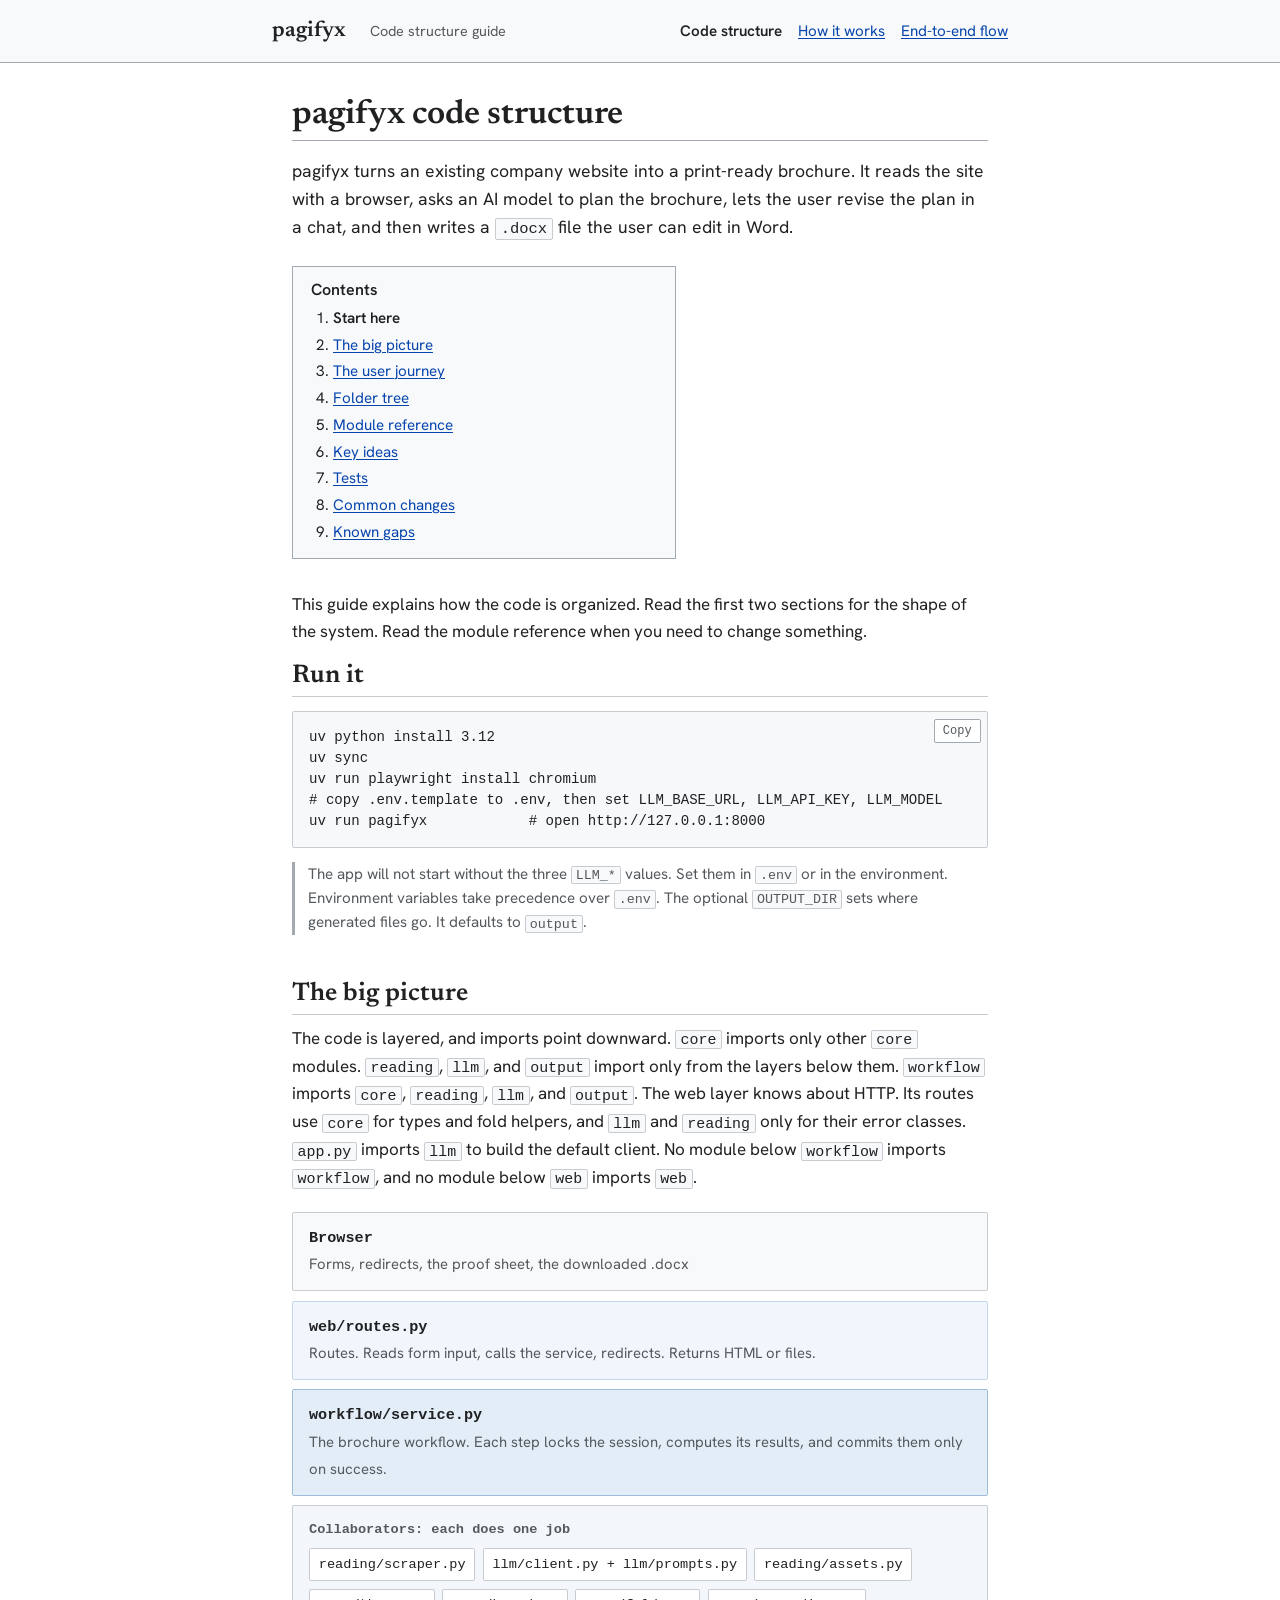
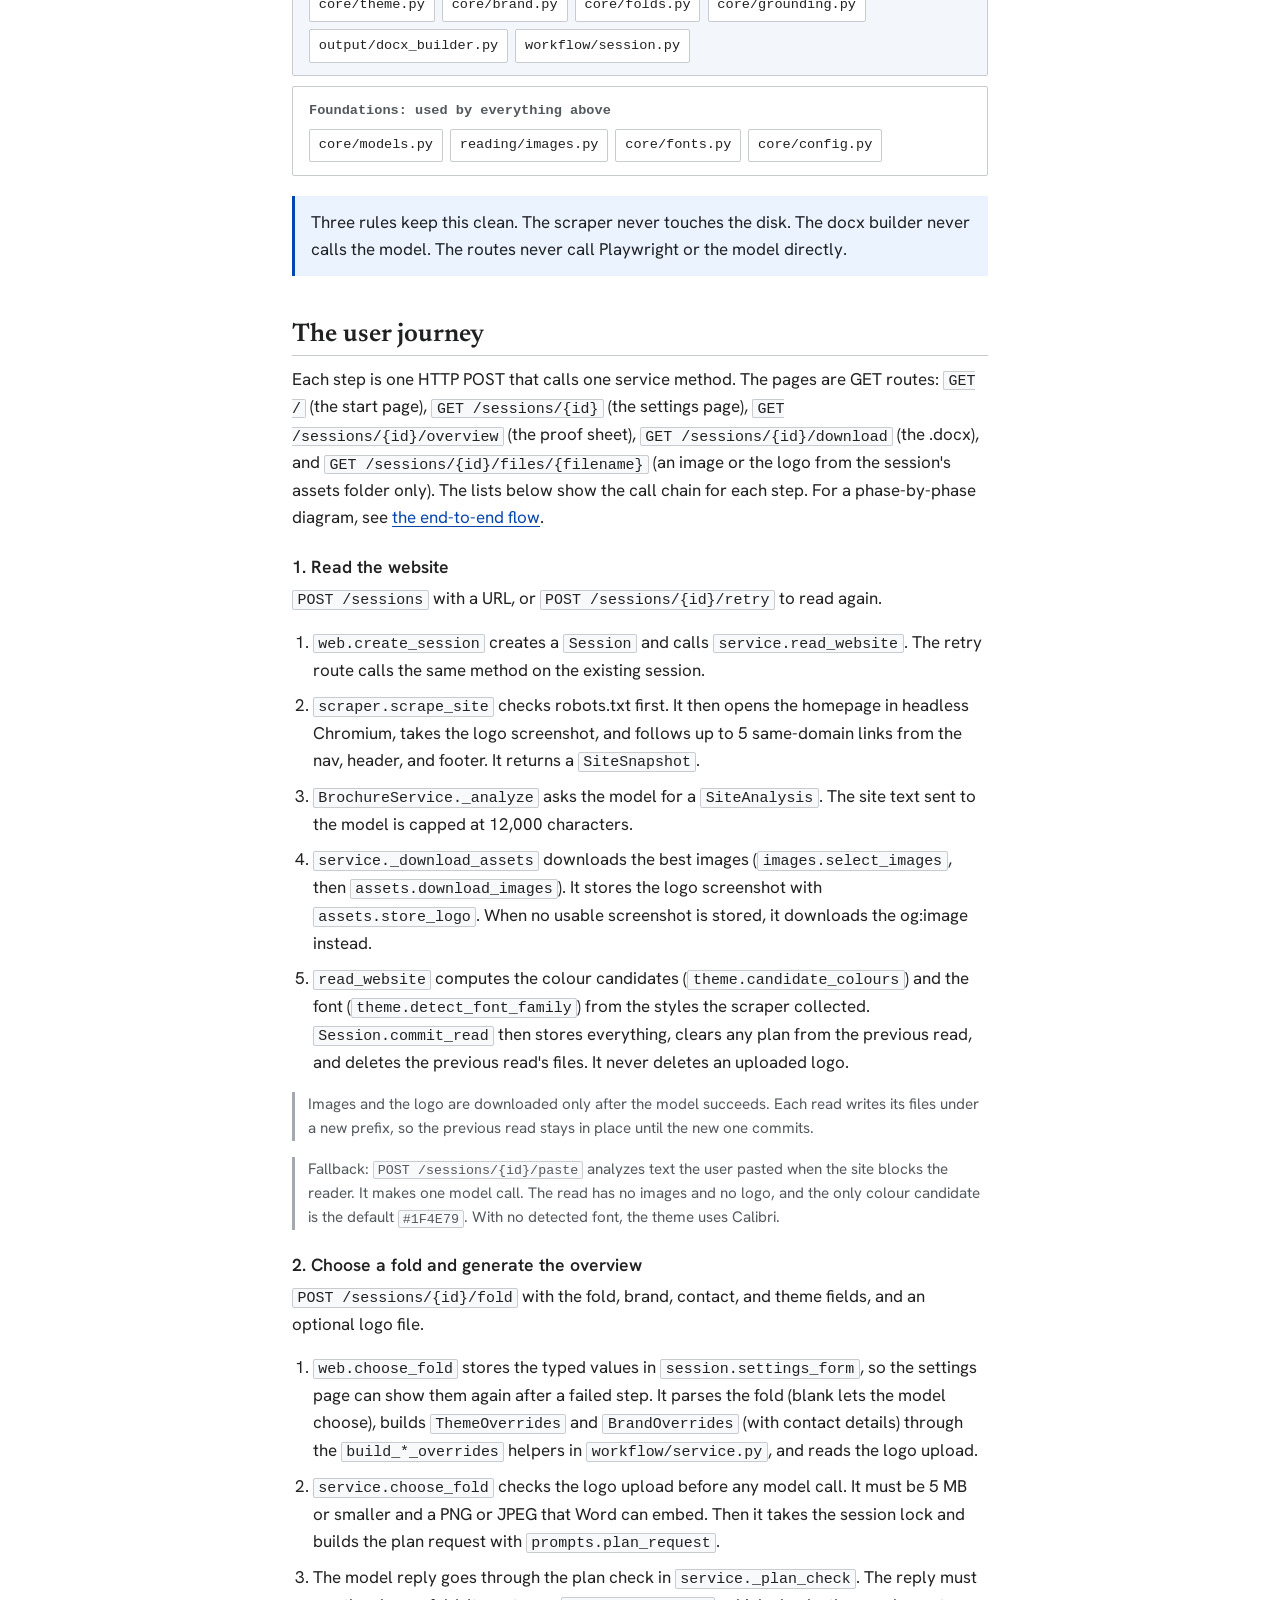
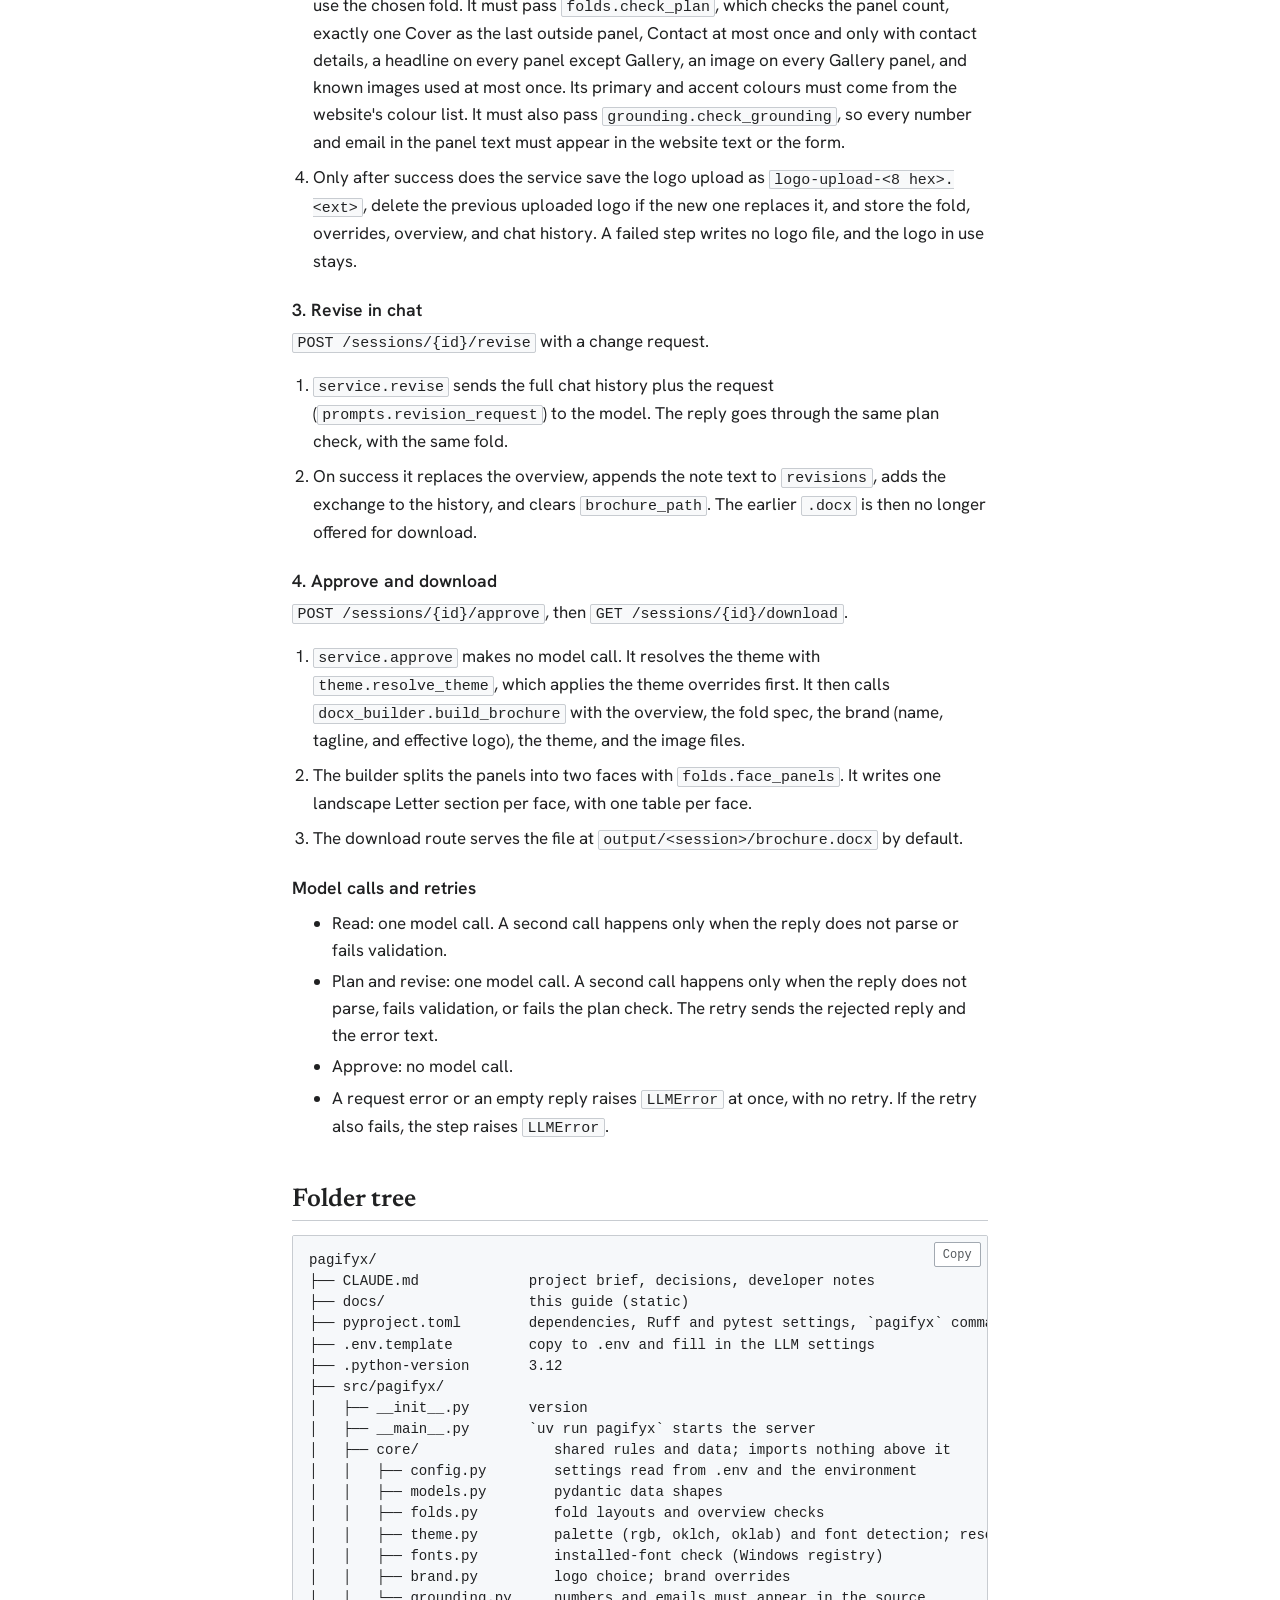
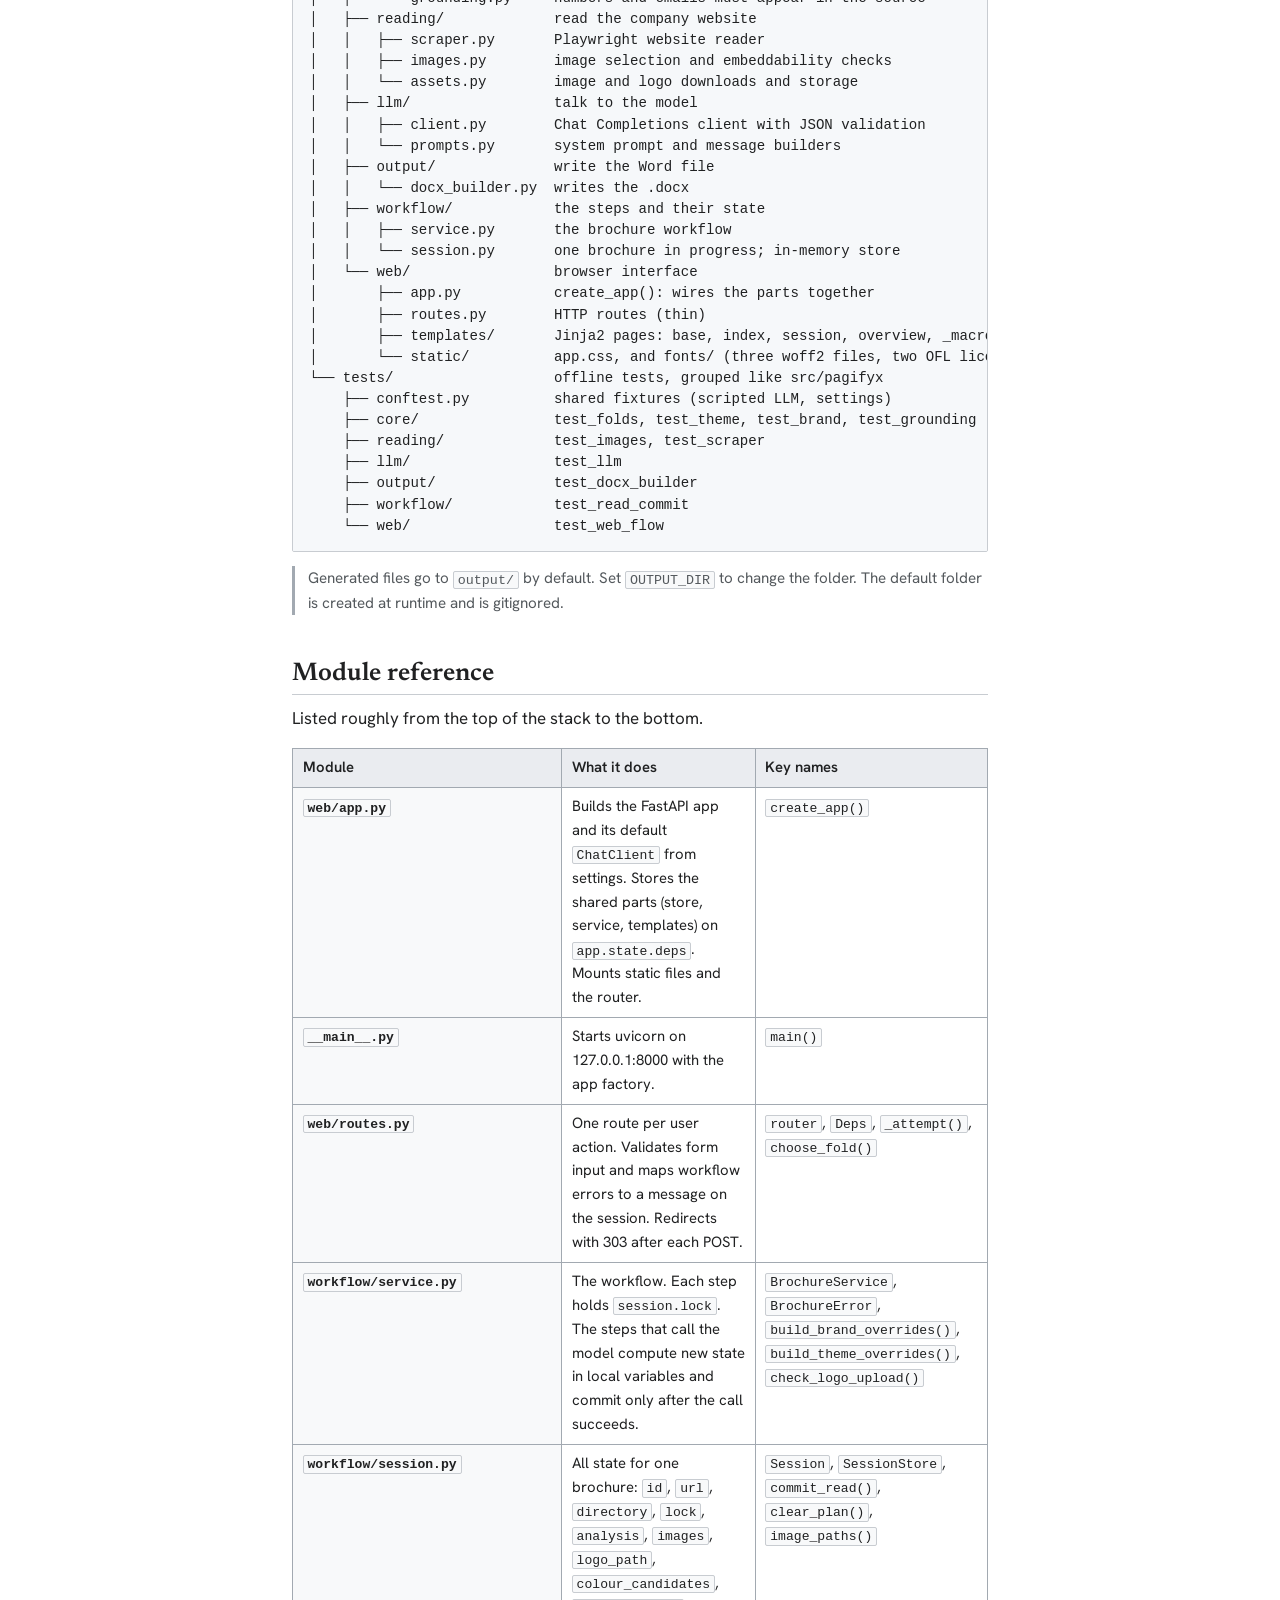
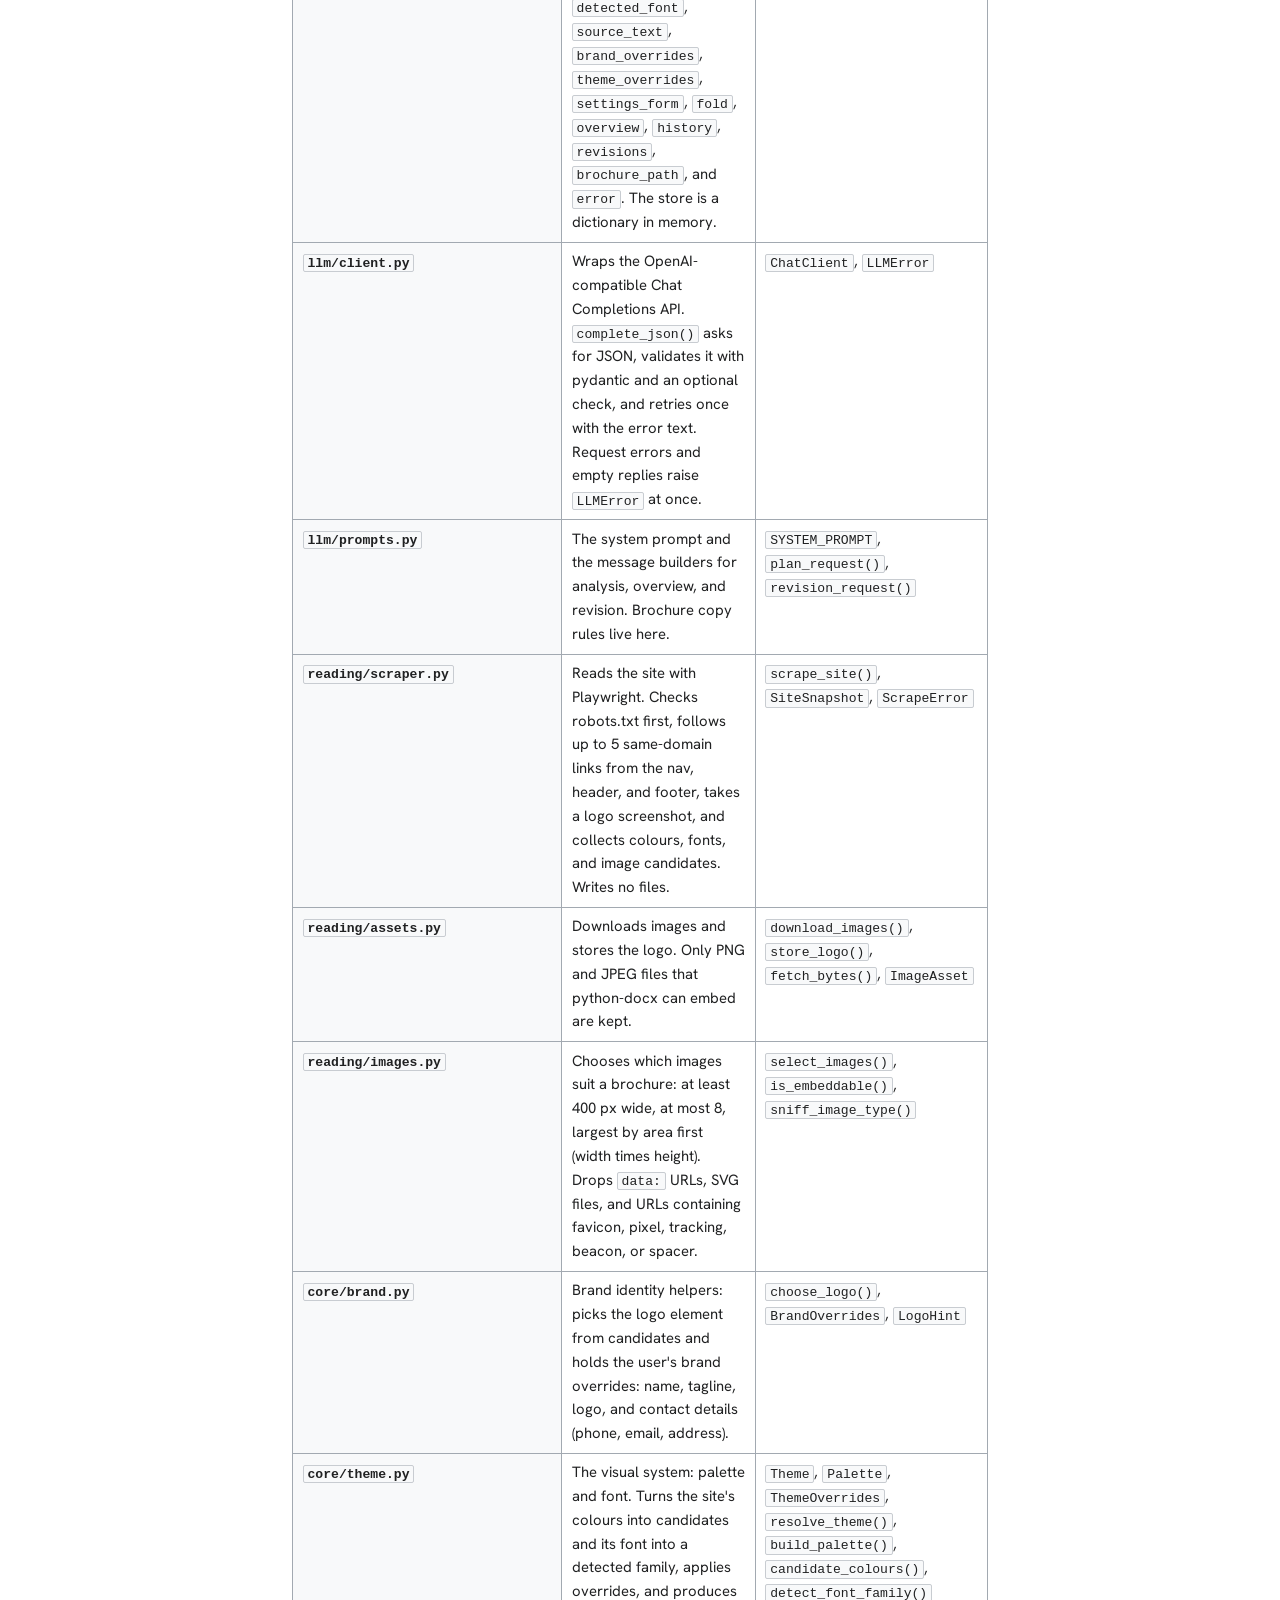
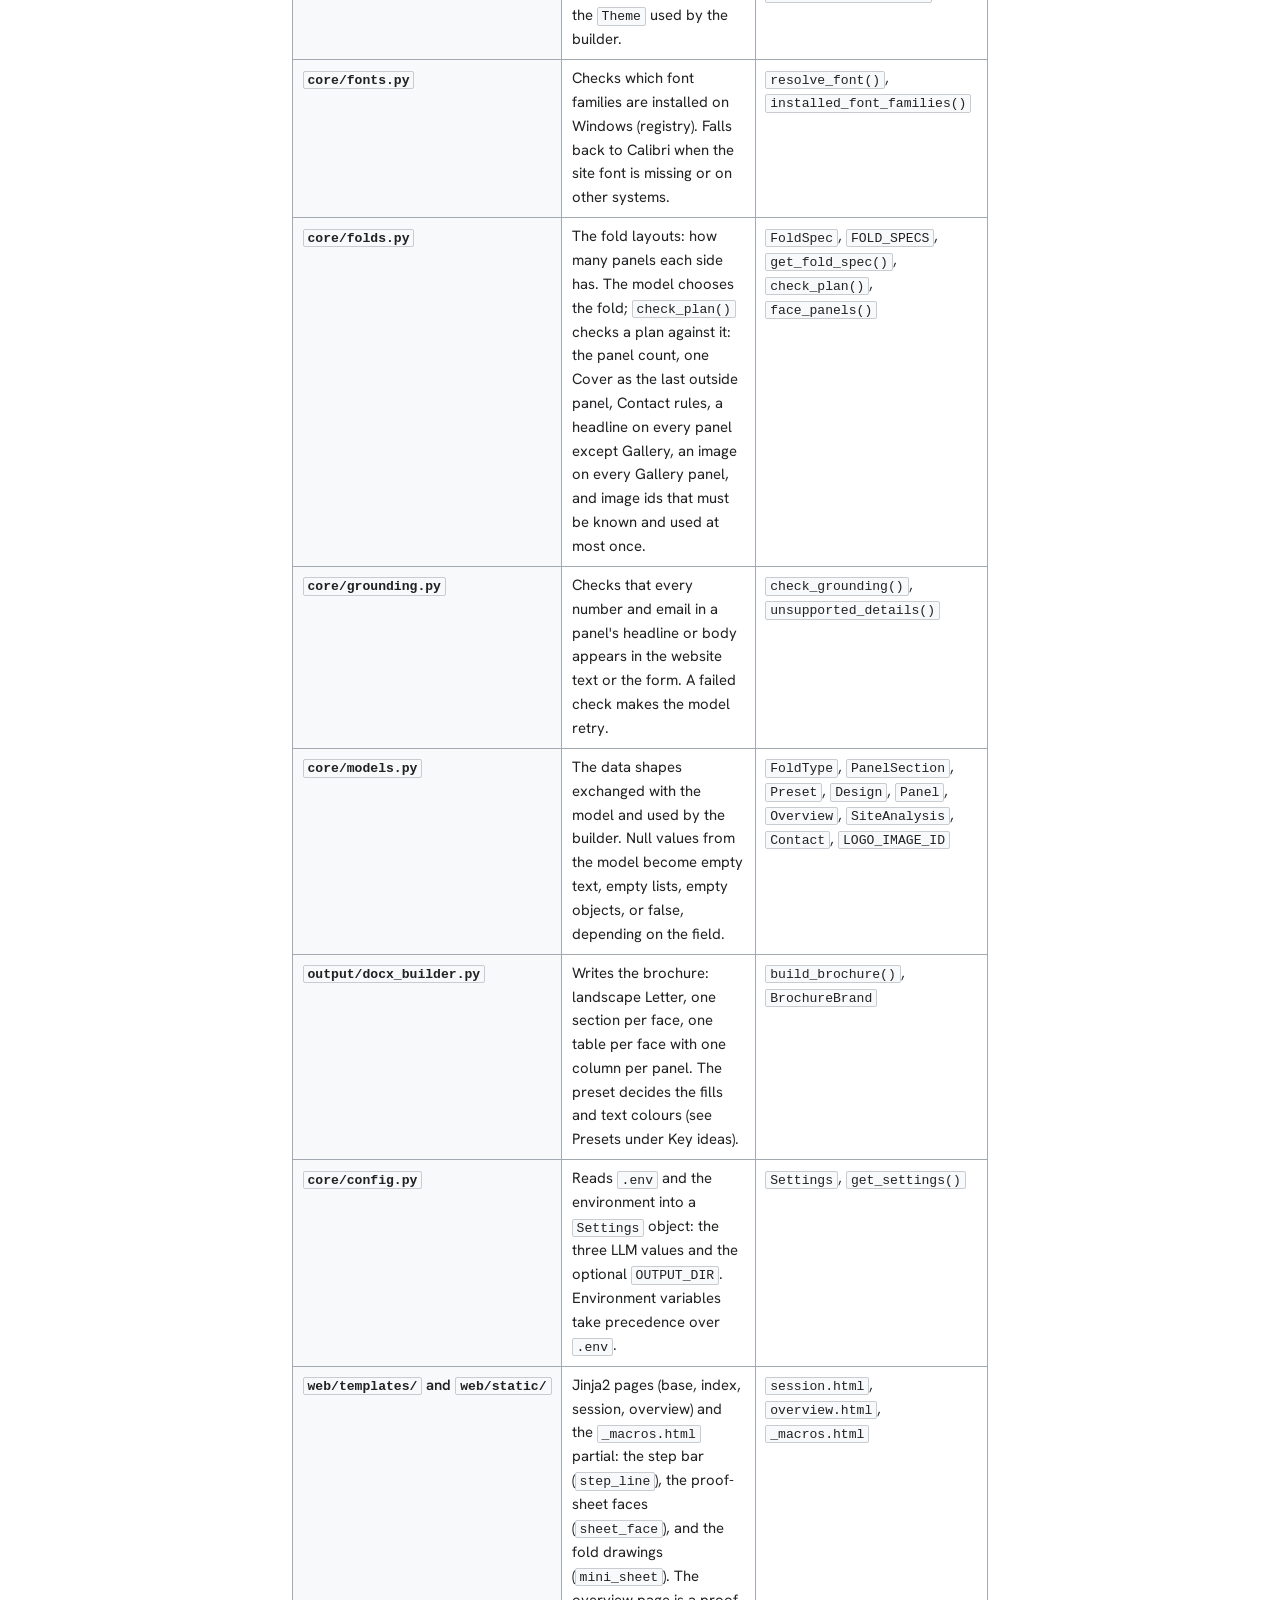
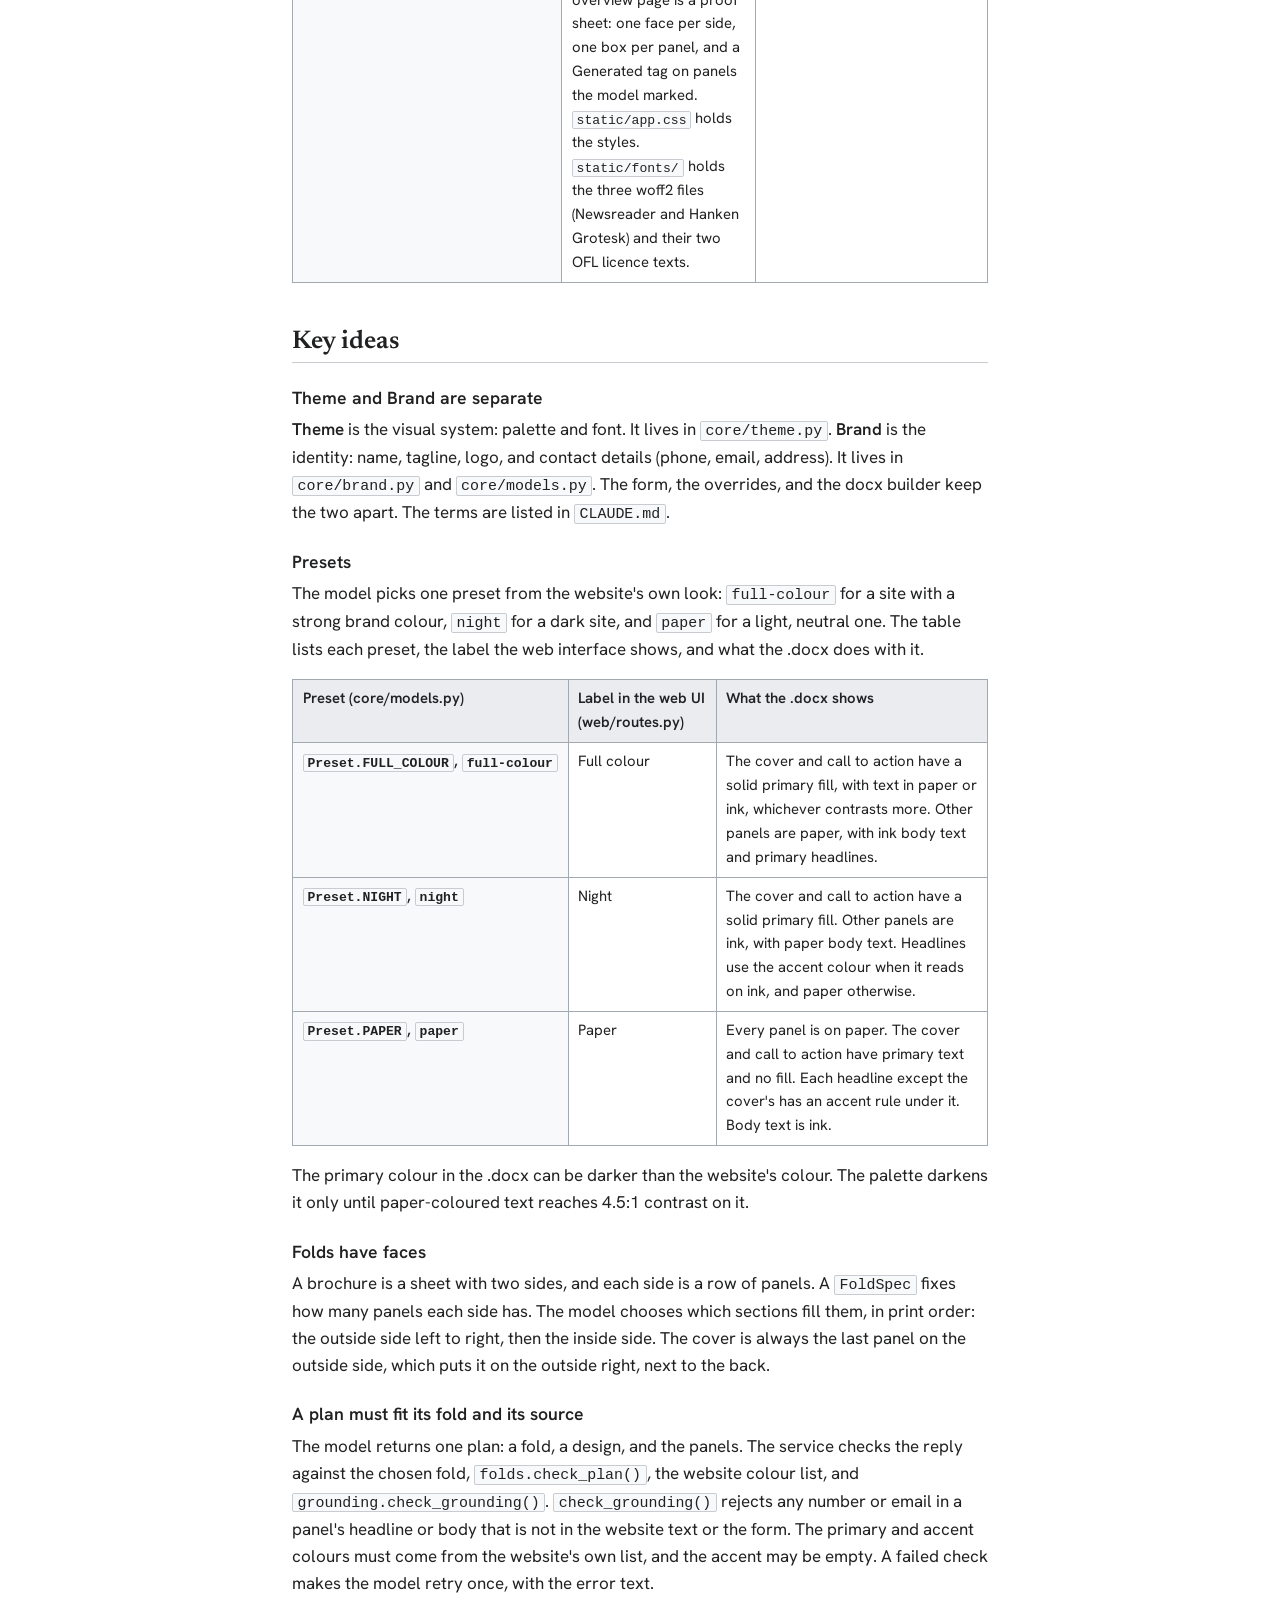
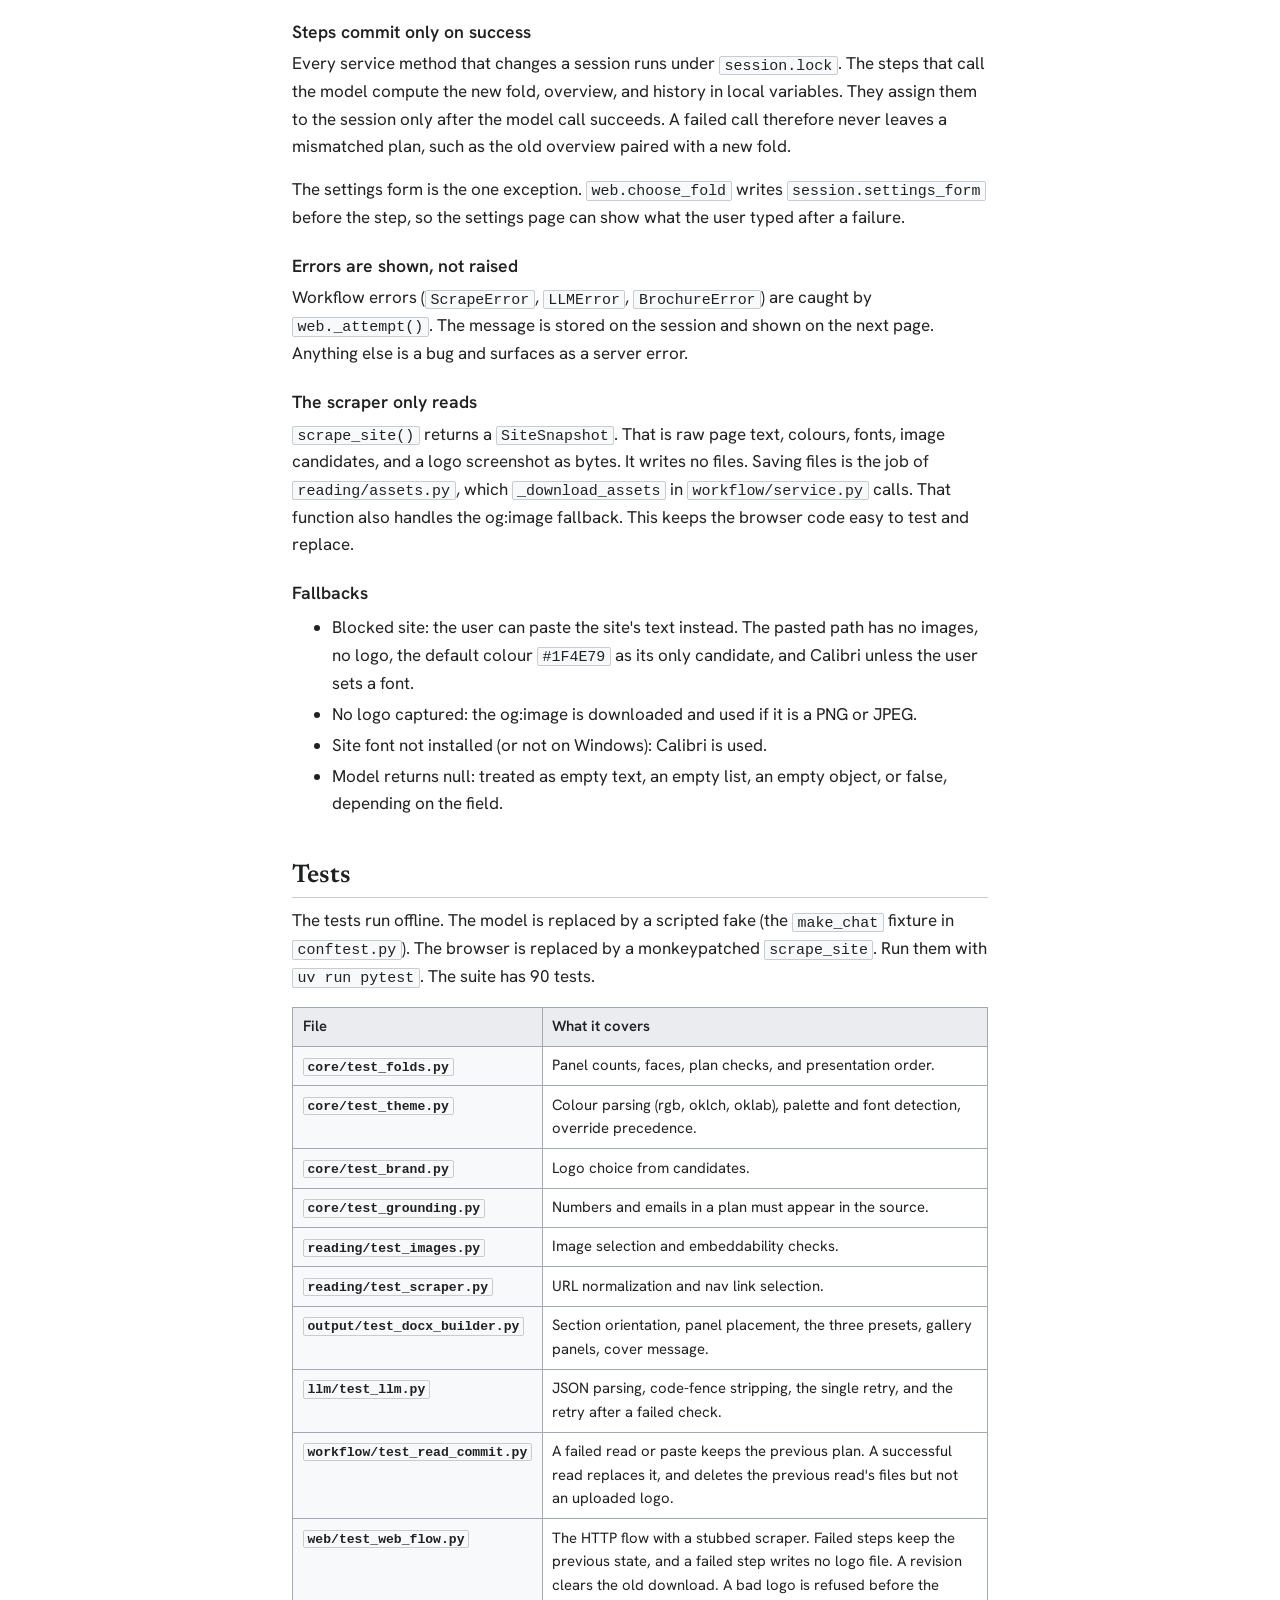
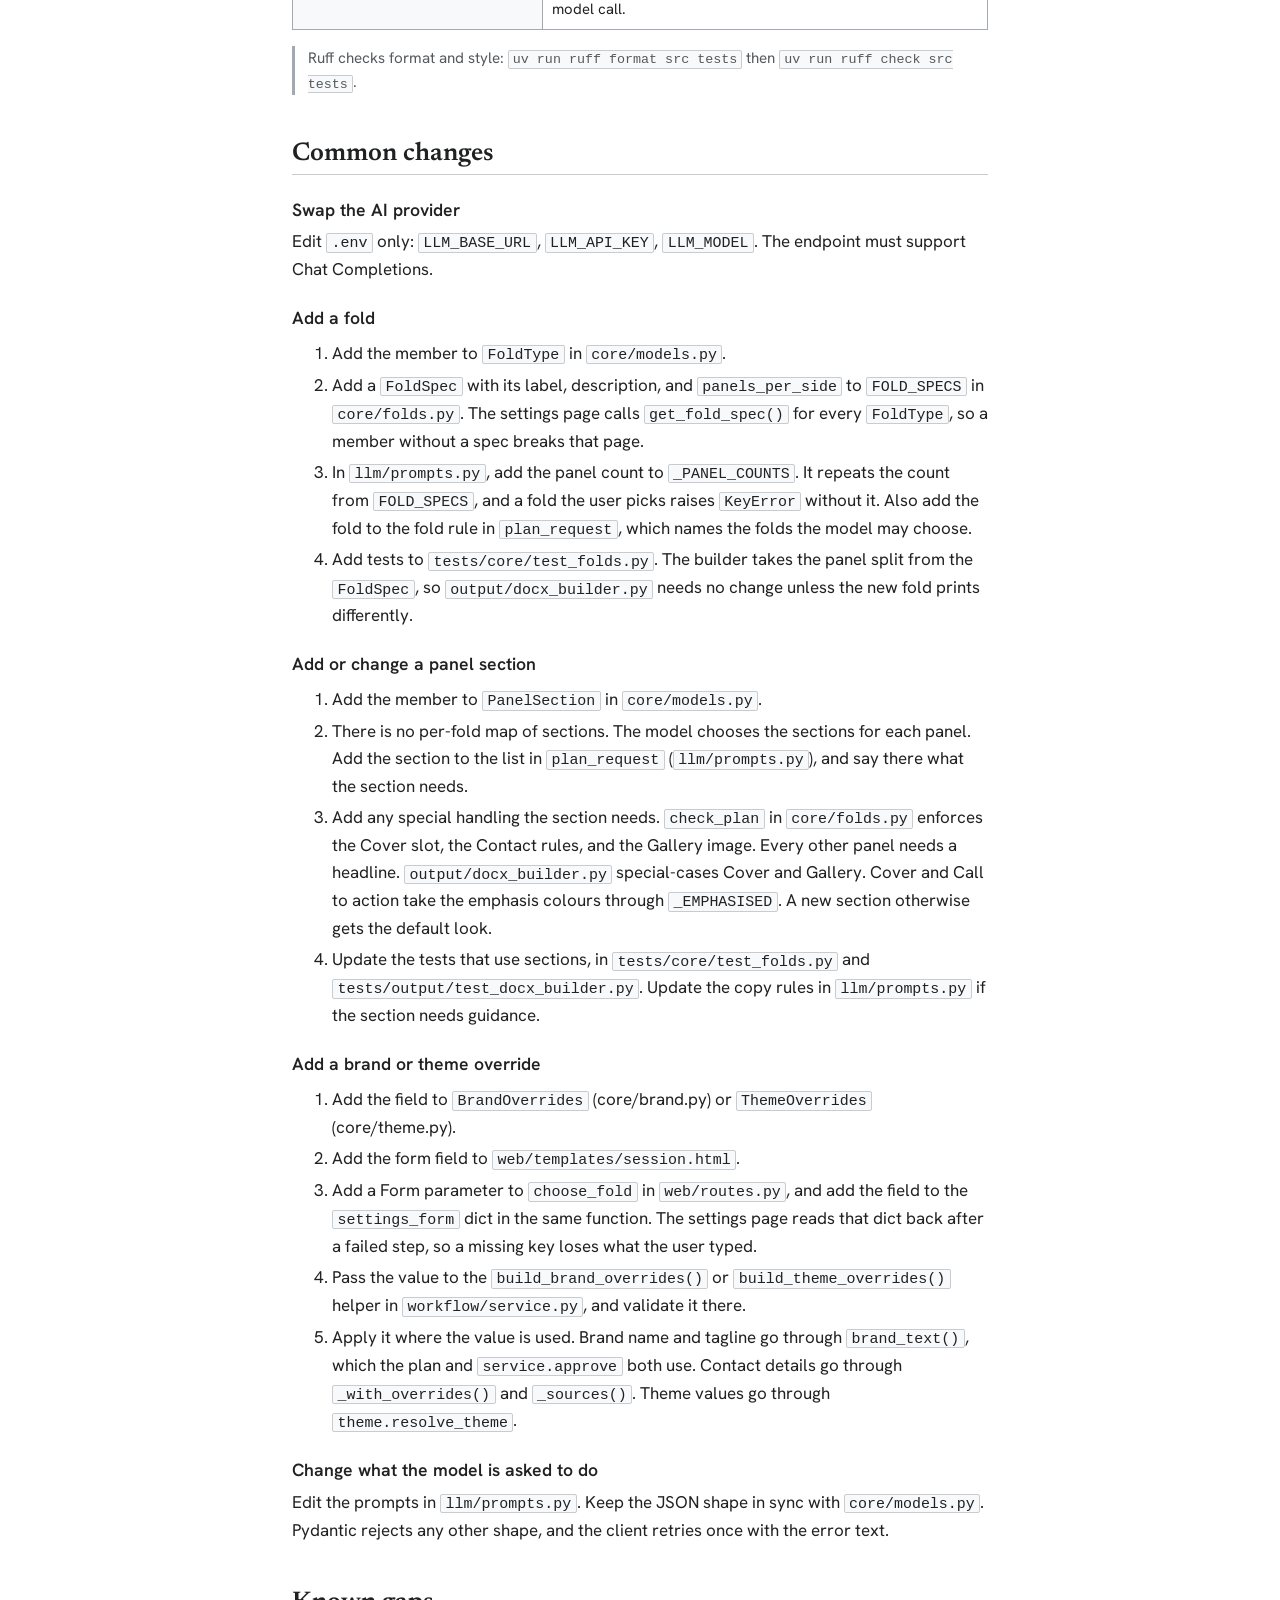
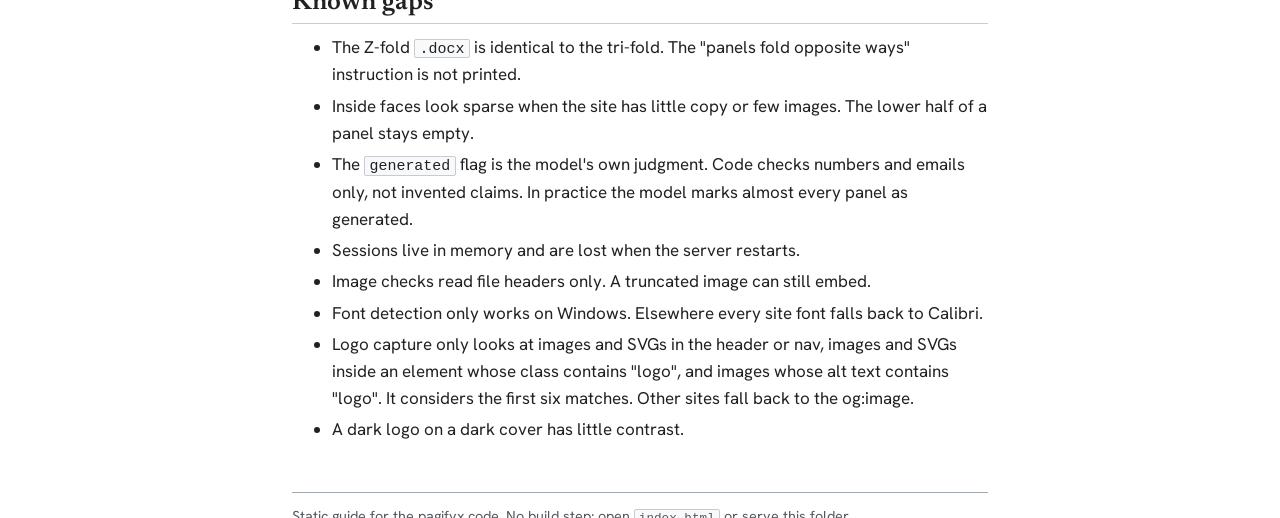
<file: docs/index.html>
<!doctype html>
<html lang="en">
<head>
  <meta charset="utf-8">
  <meta name="viewport" content="width=device-width, initial-scale=1">
  <title>pagifyx code structure</title>
  <meta name="description" content="A guide to how the pagifyx code is organized, module by module.">
  <link rel="stylesheet" href="styles.css">
</head>
<body>
  <header class="top">
    <a class="brand" href="index.html">pagifyx</a>
    <span class="tagline">Code structure guide</span>
    <nav class="pages" aria-label="Guide pages">
      <a href="index.html" aria-current="page">Code structure</a>
      <a href="pipeline.html">How it works</a>
      <a href="flow.html">End-to-end flow</a>
    </nav>
  </header>

  <main class="article">

      <section id="start">
        <h1>pagifyx code structure</h1>
        <p class="lede">
          pagifyx turns an existing company website into a print-ready brochure. It reads the
          site with a browser, asks an AI model to plan the brochure, lets the user revise the
          plan in a chat, and then writes a <code>.docx</code> file the user can edit in Word.
        </p>

        <nav class="contents" aria-labelledby="contents-title">
          <h2 id="contents-title">Contents</h2>
          <ol>
            <li><a href="#start">Start here</a></li>
            <li><a href="#picture">The big picture</a></li>
            <li><a href="#journey">The user journey</a></li>
            <li><a href="#tree">Folder tree</a></li>
            <li><a href="#modules">Module reference</a></li>
            <li><a href="#ideas">Key ideas</a></li>
            <li><a href="#tests">Tests</a></li>
            <li><a href="#recipes">Common changes</a></li>
            <li><a href="#gaps">Known gaps</a></li>
          </ol>
        </nav>

        <p>
          This guide explains how the code is organized. Read the first two sections for the
          shape of the system. Read the module reference when you need to change something.
        </p>

        <h2>Run it</h2>
        <pre><code>uv python install 3.12
uv sync
uv run playwright install chromium
# copy .env.template to .env, then set LLM_BASE_URL, LLM_API_KEY, LLM_MODEL
uv run pagifyx            # open http://127.0.0.1:8000</code></pre>
        <p class="note">
          The app will not start without the three <code>LLM_*</code> values. Set them in
          <code>.env</code> or in the environment. Environment variables take precedence over
          <code>.env</code>. The optional <code>OUTPUT_DIR</code> sets where generated files go. It
          defaults to <code>output</code>.
        </p>
      </section>

      <section id="picture">
        <h2>The big picture</h2>
        <p>
          The code is layered, and imports point downward. <code>core</code> imports only other
          <code>core</code> modules. <code>reading</code>, <code>llm</code>, and <code>output</code>
          import only from the layers below them. <code>workflow</code> imports <code>core</code>,
          <code>reading</code>, <code>llm</code>, and <code>output</code>. The web layer knows about
          HTTP. Its routes use <code>core</code> for types and fold helpers, and <code>llm</code>
          and <code>reading</code> only for their error classes. <code>app.py</code> imports
          <code>llm</code> to build the default client. No module below <code>workflow</code> imports <code>workflow</code>, and
          no module below <code>web</code> imports <code>web</code>.
        </p>

        <div class="layers" role="img" aria-label="Five layers, top to bottom: browser, web routes, service workflow, collaborators, foundations">
          <div class="layer layer-browser">
            <strong>Browser</strong>
            <span>Forms, redirects, the proof sheet, the downloaded .docx</span>
          </div>
          <div class="layer layer-web">
            <strong>web/routes.py</strong>
            <span>Routes. Reads form input, calls the service, redirects. Returns HTML or files.</span>
          </div>
          <div class="layer layer-service">
            <strong>workflow/service.py</strong>
            <span>The brochure workflow. Each step locks the session, computes its results, and commits them only on success.</span>
          </div>
          <div class="layer layer-collab">
            <strong>Collaborators: each does one job</strong>
            <span class="cell">reading/scraper.py</span>
            <span class="cell">llm/client.py + llm/prompts.py</span>
            <span class="cell">reading/assets.py</span>
            <span class="cell">core/theme.py</span>
            <span class="cell">core/brand.py</span>
            <span class="cell">core/folds.py</span>
            <span class="cell">core/grounding.py</span>
            <span class="cell">output/docx_builder.py</span>
            <span class="cell">workflow/session.py</span>
          </div>
          <div class="layer layer-foundation">
            <strong>Foundations: used by everything above</strong>
            <span class="cell">core/models.py</span>
            <span class="cell">reading/images.py</span>
            <span class="cell">core/fonts.py</span>
            <span class="cell">core/config.py</span>
          </div>
        </div>

        <p class="rule">
          Three rules keep this clean. The scraper never touches the disk. The docx builder never
          calls the model. The routes never call Playwright or the model directly.
        </p>
      </section>

      <section id="journey">
        <h2>The user journey</h2>
        <p>
          Each step is one HTTP POST that calls one service method. The pages are GET routes:
          <code>GET /</code> (the start page), <code>GET /sessions/{id}</code> (the settings page),
          <code>GET /sessions/{id}/overview</code> (the proof sheet),
          <code>GET /sessions/{id}/download</code> (the .docx), and
          <code>GET /sessions/{id}/files/{filename}</code> (an image or the logo from the session's
          assets folder only). The lists below show the call chain for each step. For a
          phase-by-phase diagram, see <a href="flow.html">the end-to-end flow</a>.
        </p>

        <h3>1. Read the website</h3>
        <p><code>POST /sessions</code> with a URL, or <code>POST /sessions/{id}/retry</code> to read again.</p>
        <ol class="chain">
          <li><code>web.create_session</code> creates a <code>Session</code> and calls <code>service.read_website</code>. The retry route calls the same method on the existing session.</li>
          <li><code>scraper.scrape_site</code> checks robots.txt first. It then opens the homepage in headless Chromium, takes the logo screenshot, and follows up to 5 same-domain links from the nav, header, and footer. It returns a <code>SiteSnapshot</code>.</li>
          <li><code>BrochureService._analyze</code> asks the model for a <code>SiteAnalysis</code>. The site text sent to the model is capped at 12,000 characters.</li>
          <li><code>service._download_assets</code> downloads the best images (<code>images.select_images</code>, then <code>assets.download_images</code>). It stores the logo screenshot with <code>assets.store_logo</code>. When no usable screenshot is stored, it downloads the og:image instead.</li>
          <li><code>read_website</code> computes the colour candidates (<code>theme.candidate_colours</code>) and the font (<code>theme.detect_font_family</code>) from the styles the scraper collected. <code>Session.commit_read</code> then stores everything, clears any plan from the previous read, and deletes the previous read's files. It never deletes an uploaded logo.</li>
        </ol>
        <p class="note">
          Images and the logo are downloaded only after the model succeeds. Each read writes its
          files under a new prefix, so the previous read stays in place until the new one commits.
        </p>
        <p class="note">
          Fallback: <code>POST /sessions/{id}/paste</code> analyzes text the user pasted when the
          site blocks the reader. It makes one model call. The read has no images and no logo, and
          the only colour candidate is the default <code>#1F4E79</code>. With no detected font, the
          theme uses Calibri.
        </p>

        <h3>2. Choose a fold and generate the overview</h3>
        <p><code>POST /sessions/{id}/fold</code> with the fold, brand, contact, and theme fields, and an optional logo file.</p>
        <ol class="chain">
          <li><code>web.choose_fold</code> stores the typed values in <code>session.settings_form</code>, so the settings page can show them again after a failed step. It parses the fold (blank lets the model choose), builds <code>ThemeOverrides</code> and <code>BrandOverrides</code> (with contact details) through the <code>build_*_overrides</code> helpers in <code>workflow/service.py</code>, and reads the logo upload.</li>
          <li><code>service.choose_fold</code> checks the logo upload before any model call. It must be 5 MB or smaller and a PNG or JPEG that Word can embed. Then it takes the session lock and builds the plan request with <code>prompts.plan_request</code>.</li>
          <li>The model reply goes through the plan check in <code>service._plan_check</code>. The reply must use the chosen fold. It must pass <code>folds.check_plan</code>, which checks the panel count, exactly one Cover as the last outside panel, Contact at most once and only with contact details, a headline on every panel except Gallery, an image on every Gallery panel, and known images used at most once. Its primary and accent colours must come from the website's colour list. It must also pass <code>grounding.check_grounding</code>, so every number and email in the panel text must appear in the website text or the form.</li>
          <li>Only after success does the service save the logo upload as <code>logo-upload-&lt;8 hex&gt;.&lt;ext&gt;</code>, delete the previous uploaded logo if the new one replaces it, and store the fold, overrides, overview, and chat history. A failed step writes no logo file, and the logo in use stays.</li>
        </ol>

        <h3>3. Revise in chat</h3>
        <p><code>POST /sessions/{id}/revise</code> with a change request.</p>
        <ol class="chain">
          <li><code>service.revise</code> sends the full chat history plus the request (<code>prompts.revision_request</code>) to the model. The reply goes through the same plan check, with the same fold.</li>
          <li>On success it replaces the overview, appends the note text to <code>revisions</code>, adds the exchange to the history, and clears <code>brochure_path</code>. The earlier <code>.docx</code> is then no longer offered for download.</li>
        </ol>

        <h3>4. Approve and download</h3>
        <p><code>POST /sessions/{id}/approve</code>, then <code>GET /sessions/{id}/download</code>.</p>
        <ol class="chain">
          <li><code>service.approve</code> makes no model call. It resolves the theme with <code>theme.resolve_theme</code>, which applies the theme overrides first. It then calls <code>docx_builder.build_brochure</code> with the overview, the fold spec, the brand (name, tagline, and effective logo), the theme, and the image files.</li>
          <li>The builder splits the panels into two faces with <code>folds.face_panels</code>. It writes one landscape Letter section per face, with one table per face.</li>
          <li>The download route serves the file at <code>output/&lt;session&gt;/brochure.docx</code> by default.</li>
        </ol>

        <h3>Model calls and retries</h3>
        <ul>
          <li>Read: one model call. A second call happens only when the reply does not parse or fails validation.</li>
          <li>Plan and revise: one model call. A second call happens only when the reply does not parse, fails validation, or fails the plan check. The retry sends the rejected reply and the error text.</li>
          <li>Approve: no model call.</li>
          <li>A request error or an empty reply raises <code>LLMError</code> at once, with no retry. If the retry also fails, the step raises <code>LLMError</code>.</li>
        </ul>
      </section>

      <section id="tree">
        <h2>Folder tree</h2>
        <pre><code>pagifyx/
├── CLAUDE.md             project brief, decisions, developer notes
├── docs/                 this guide (static)
├── pyproject.toml        dependencies, Ruff and pytest settings, `pagifyx` command
├── .env.template         copy to .env and fill in the LLM settings
├── .python-version       3.12
├── src/pagifyx/
│   ├── __init__.py       version
│   ├── __main__.py       `uv run pagifyx` starts the server
│   ├── core/                shared rules and data; imports nothing above it
│   │   ├── config.py        settings read from .env and the environment
│   │   ├── models.py        pydantic data shapes
│   │   ├── folds.py         fold layouts and overview checks
│   │   ├── theme.py         palette (rgb, oklch, oklab) and font detection; resolved theme
│   │   ├── fonts.py         installed-font check (Windows registry)
│   │   ├── brand.py         logo choice; brand overrides
│   │   └── grounding.py     numbers and emails must appear in the source
│   ├── reading/             read the company website
│   │   ├── scraper.py       Playwright website reader
│   │   ├── images.py        image selection and embeddability checks
│   │   └── assets.py        image and logo downloads and storage
│   ├── llm/                 talk to the model
│   │   ├── client.py        Chat Completions client with JSON validation
│   │   └── prompts.py       system prompt and message builders
│   ├── output/              write the Word file
│   │   └── docx_builder.py  writes the .docx
│   ├── workflow/            the steps and their state
│   │   ├── service.py       the brochure workflow
│   │   └── session.py       one brochure in progress; in-memory store
│   └── web/                 browser interface
│       ├── app.py           create_app(): wires the parts together
│       ├── routes.py        HTTP routes (thin)
│       ├── templates/       Jinja2 pages: base, index, session, overview, _macros
│       └── static/          app.css, and fonts/ (three woff2 files, two OFL licence texts)
└── tests/                   offline tests, grouped like src/pagifyx
    ├── conftest.py          shared fixtures (scripted LLM, settings)
    ├── core/                test_folds, test_theme, test_brand, test_grounding
    ├── reading/             test_images, test_scraper
    ├── llm/                 test_llm
    ├── output/              test_docx_builder
    ├── workflow/            test_read_commit
    └── web/                 test_web_flow</code></pre>
        <p class="note">
          Generated files go to <code>output/</code> by default. Set <code>OUTPUT_DIR</code> to
          change the folder. The default folder is created at runtime and is gitignored.
        </p>
      </section>

      <section id="modules">
        <h2>Module reference</h2>
        <p>Listed roughly from the top of the stack to the bottom.</p>

        <div class="table-wrap">
          <table>
            <thead>
              <tr><th scope="col">Module</th><th scope="col">What it does</th><th scope="col">Key names</th></tr>
            </thead>
            <tbody>
              <tr>
                <th scope="row"><code>web/app.py</code></th>
                <td>Builds the FastAPI app and its default <code>ChatClient</code> from settings. Stores the shared parts (store, service, templates) on <code>app.state.deps</code>. Mounts static files and the router.</td>
                <td><code>create_app()</code></td>
              </tr>
              <tr>
                <th scope="row"><code>__main__.py</code></th>
                <td>Starts uvicorn on 127.0.0.1:8000 with the app factory.</td>
                <td><code>main()</code></td>
              </tr>
              <tr>
                <th scope="row"><code>web/routes.py</code></th>
                <td>One route per user action. Validates form input and maps workflow errors to a message on the session. Redirects with 303 after each POST.</td>
                <td><code>router</code>, <code>Deps</code>, <code>_attempt()</code>, <code>choose_fold()</code></td>
              </tr>
              <tr>
                <th scope="row"><code>workflow/service.py</code></th>
                <td>The workflow. Each step holds <code>session.lock</code>. The steps that call the model compute new state in local variables and commit only after the call succeeds.</td>
                <td><code>BrochureService</code>, <code>BrochureError</code>, <code>build_brand_overrides()</code>, <code>build_theme_overrides()</code>, <code>check_logo_upload()</code></td>
              </tr>
              <tr>
                <th scope="row"><code>workflow/session.py</code></th>
                <td>All state for one brochure: <code>id</code>, <code>url</code>, <code>directory</code>, <code>lock</code>, <code>analysis</code>, <code>images</code>, <code>logo_path</code>, <code>colour_candidates</code>, <code>detected_font</code>, <code>source_text</code>, <code>brand_overrides</code>, <code>theme_overrides</code>, <code>settings_form</code>, <code>fold</code>, <code>overview</code>, <code>history</code>, <code>revisions</code>, <code>brochure_path</code>, and <code>error</code>. The store is a dictionary in memory.</td>
                <td><code>Session</code>, <code>SessionStore</code>, <code>commit_read()</code>, <code>clear_plan()</code>, <code>image_paths()</code></td>
              </tr>
              <tr>
                <th scope="row"><code>llm/client.py</code></th>
                <td>Wraps the OpenAI-compatible Chat Completions API. <code>complete_json()</code> asks for JSON, validates it with pydantic and an optional check, and retries once with the error text. Request errors and empty replies raise <code>LLMError</code> at once.</td>
                <td><code>ChatClient</code>, <code>LLMError</code></td>
              </tr>
              <tr>
                <th scope="row"><code>llm/prompts.py</code></th>
                <td>The system prompt and the message builders for analysis, overview, and revision. Brochure copy rules live here.</td>
                <td><code>SYSTEM_PROMPT</code>, <code>plan_request()</code>, <code>revision_request()</code></td>
              </tr>
              <tr>
                <th scope="row"><code>reading/scraper.py</code></th>
                <td>Reads the site with Playwright. Checks robots.txt first, follows up to 5 same-domain links from the nav, header, and footer, takes a logo screenshot, and collects colours, fonts, and image candidates. Writes no files.</td>
                <td><code>scrape_site()</code>, <code>SiteSnapshot</code>, <code>ScrapeError</code></td>
              </tr>
              <tr>
                <th scope="row"><code>reading/assets.py</code></th>
                <td>Downloads images and stores the logo. Only PNG and JPEG files that python-docx can embed are kept.</td>
                <td><code>download_images()</code>, <code>store_logo()</code>, <code>fetch_bytes()</code>, <code>ImageAsset</code></td>
              </tr>
              <tr>
                <th scope="row"><code>reading/images.py</code></th>
                <td>Chooses which images suit a brochure: at least 400 px wide, at most 8, largest by area first (width times height). Drops <code>data:</code> URLs, SVG files, and URLs containing favicon, pixel, tracking, beacon, or spacer.</td>
                <td><code>select_images()</code>, <code>is_embeddable()</code>, <code>sniff_image_type()</code></td>
              </tr>
              <tr>
                <th scope="row"><code>core/brand.py</code></th>
                <td>Brand identity helpers: picks the logo element from candidates and holds the user's brand overrides: name, tagline, logo, and contact details (phone, email, address).</td>
                <td><code>choose_logo()</code>, <code>BrandOverrides</code>, <code>LogoHint</code></td>
              </tr>
              <tr>
                <th scope="row"><code>core/theme.py</code></th>
                <td>The visual system: palette and font. Turns the site's colours into candidates and its font into a detected family, applies overrides, and produces the <code>Theme</code> used by the builder.</td>
                <td><code>Theme</code>, <code>Palette</code>, <code>ThemeOverrides</code>, <code>resolve_theme()</code>, <code>build_palette()</code>, <code>candidate_colours()</code>, <code>detect_font_family()</code></td>
              </tr>
              <tr>
                <th scope="row"><code>core/fonts.py</code></th>
                <td>Checks which font families are installed on Windows (registry). Falls back to Calibri when the site font is missing or on other systems.</td>
                <td><code>resolve_font()</code>, <code>installed_font_families()</code></td>
              </tr>
              <tr>
                <th scope="row"><code>core/folds.py</code></th>
                <td>The fold layouts: how many panels each side has. The model chooses the fold; <code>check_plan()</code> checks a plan against it: the panel count, one Cover as the last outside panel, Contact rules, a headline on every panel except Gallery, an image on every Gallery panel, and image ids that must be known and used at most once.</td>
                <td><code>FoldSpec</code>, <code>FOLD_SPECS</code>, <code>get_fold_spec()</code>, <code>check_plan()</code>, <code>face_panels()</code></td>
              </tr>
              <tr>
                <th scope="row"><code>core/grounding.py</code></th>
                <td>Checks that every number and email in a panel's headline or body appears in the website text or the form. A failed check makes the model retry.</td>
                <td><code>check_grounding()</code>, <code>unsupported_details()</code></td>
              </tr>
              <tr>
                <th scope="row"><code>core/models.py</code></th>
                <td>The data shapes exchanged with the model and used by the builder. Null values from the model become empty text, empty lists, empty objects, or false, depending on the field.</td>
                <td><code>FoldType</code>, <code>PanelSection</code>, <code>Preset</code>, <code>Design</code>, <code>Panel</code>, <code>Overview</code>, <code>SiteAnalysis</code>, <code>Contact</code>, <code>LOGO_IMAGE_ID</code></td>
              </tr>
              <tr>
                <th scope="row"><code>output/docx_builder.py</code></th>
                <td>Writes the brochure: landscape Letter, one section per face, one table per face with one column per panel. The preset decides the fills and text colours (see Presets under Key ideas).</td>
                <td><code>build_brochure()</code>, <code>BrochureBrand</code></td>
              </tr>
              <tr>
                <th scope="row"><code>core/config.py</code></th>
                <td>Reads <code>.env</code> and the environment into a <code>Settings</code> object: the three LLM values and the optional <code>OUTPUT_DIR</code>. Environment variables take precedence over <code>.env</code>.</td>
                <td><code>Settings</code>, <code>get_settings()</code></td>
              </tr>
              <tr>
                <th scope="row"><code>web/templates/</code> and <code>web/static/</code></th>
                <td>Jinja2 pages (base, index, session, overview) and the <code>_macros.html</code> partial: the step bar (<code>step_line</code>), the proof-sheet faces (<code>sheet_face</code>), and the fold drawings (<code>mini_sheet</code>). The overview page is a proof sheet: one face per side, one box per panel, and a Generated tag on panels the model marked. <code>static/app.css</code> holds the styles. <code>static/fonts/</code> holds the three woff2 files (Newsreader and Hanken Grotesk) and their two OFL licence texts.</td>
                <td><code>session.html</code>, <code>overview.html</code>, <code>_macros.html</code></td>
              </tr>
            </tbody>
          </table>
        </div>
      </section>

      <section id="ideas">
        <h2>Key ideas</h2>

        <h3>Theme and Brand are separate</h3>
        <p>
          <strong>Theme</strong> is the visual system: palette and font. It lives in
          <code>core/theme.py</code>. <strong>Brand</strong> is the identity: name, tagline, logo,
          and contact details (phone, email, address). It lives in <code>core/brand.py</code> and
          <code>core/models.py</code>. The form, the overrides, and the docx builder keep the two
          apart. The terms are listed in <code>CLAUDE.md</code>.
        </p>

        <h3>Presets</h3>
        <p>
          The model picks one preset from the website's own look: <code>full-colour</code> for a
          site with a strong brand colour, <code>night</code> for a dark site, and
          <code>paper</code> for a light, neutral one. The table lists each preset, the label the
          web interface shows, and what the .docx does with it.
        </p>
        <div class="table-wrap">
          <table>
            <thead>
              <tr><th scope="col">Preset (core/models.py)</th><th scope="col">Label in the web UI (web/routes.py)</th><th scope="col">What the .docx shows</th></tr>
            </thead>
            <tbody>
              <tr>
                <th scope="row"><code>Preset.FULL_COLOUR</code>, <code>full-colour</code></th>
                <td>Full colour</td>
                <td>The cover and call to action have a solid primary fill, with text in paper or ink, whichever contrasts more. Other panels are paper, with ink body text and primary headlines.</td>
              </tr>
              <tr>
                <th scope="row"><code>Preset.NIGHT</code>, <code>night</code></th>
                <td>Night</td>
                <td>The cover and call to action have a solid primary fill. Other panels are ink, with paper body text. Headlines use the accent colour when it reads on ink, and paper otherwise.</td>
              </tr>
              <tr>
                <th scope="row"><code>Preset.PAPER</code>, <code>paper</code></th>
                <td>Paper</td>
                <td>Every panel is on paper. The cover and call to action have primary text and no fill. Each headline except the cover's has an accent rule under it. Body text is ink.</td>
              </tr>
            </tbody>
          </table>
        </div>
        <p>
          The primary colour in the .docx can be darker than the website's colour. The palette
          darkens it only until paper-coloured text reaches 4.5:1 contrast on it.
        </p>

        <h3>Folds have faces</h3>
        <p>
          A brochure is a sheet with two sides, and each side is a row of panels. A
          <code>FoldSpec</code> fixes how many panels each side has. The model chooses which
          sections fill them, in print order: the outside side left to right, then the inside
          side. The cover is always the last panel on the outside side, which puts it on the
          outside right, next to the back.
        </p>

        <h3>A plan must fit its fold and its source</h3>
        <p>
          The model returns one plan: a fold, a design, and the panels. The service checks the reply
          against the chosen fold, <code>folds.check_plan()</code>, the website colour list, and
          <code>grounding.check_grounding()</code>. <code>check_grounding()</code> rejects any number
          or email in a panel's headline or body that is not in the website text or the form. The
          primary and accent colours must come from the website's own list, and the accent may be
          empty. A failed check makes the model retry once, with the error text.
        </p>

        <h3>Steps commit only on success</h3>
        <p>
          Every service method that changes a session runs under <code>session.lock</code>. The
          steps that call the model compute the new fold, overview, and history in local variables.
          They assign them to the session only after the model call succeeds. A failed call therefore
          never leaves a mismatched plan, such as the old overview paired with a new fold.
        </p>
        <p>
          The settings form is the one exception. <code>web.choose_fold</code> writes
          <code>session.settings_form</code> before the step, so the settings page can show what the
          user typed after a failure.
        </p>

        <h3>Errors are shown, not raised</h3>
        <p>
          Workflow errors (<code>ScrapeError</code>, <code>LLMError</code>,
          <code>BrochureError</code>) are caught by <code>web._attempt()</code>. The message is
          stored on the session and shown on the next page. Anything else is a bug and surfaces as
          a server error.
        </p>

        <h3>The scraper only reads</h3>
        <p>
          <code>scrape_site()</code> returns a <code>SiteSnapshot</code>. That is raw page text,
          colours, fonts, image candidates, and a logo screenshot as bytes. It writes no files.
          Saving files is the job of <code>reading/assets.py</code>, which
          <code>_download_assets</code> in <code>workflow/service.py</code> calls. That function also
          handles the og:image fallback. This keeps the browser code easy to test and replace.
        </p>

        <h3>Fallbacks</h3>
        <ul>
          <li>Blocked site: the user can paste the site's text instead. The pasted path has no images, no logo, the default colour <code>#1F4E79</code> as its only candidate, and Calibri unless the user sets a font.</li>
          <li>No logo captured: the og:image is downloaded and used if it is a PNG or JPEG.</li>
          <li>Site font not installed (or not on Windows): Calibri is used.</li>
          <li>Model returns null: treated as empty text, an empty list, an empty object, or false, depending on the field.</li>
        </ul>
      </section>

      <section id="tests">
        <h2>Tests</h2>
        <p>
          The tests run offline. The model is replaced by a scripted fake (the
          <code>make_chat</code> fixture in <code>conftest.py</code>). The browser is replaced by
          a monkeypatched <code>scrape_site</code>. Run them with <code>uv run pytest</code>. The
          suite has 90 tests.
        </p>
        <div class="table-wrap">
          <table>
            <thead>
              <tr><th scope="col">File</th><th scope="col">What it covers</th></tr>
            </thead>
            <tbody>
              <tr><th scope="row"><code>core/test_folds.py</code></th><td>Panel counts, faces, plan checks, and presentation order.</td></tr>
              <tr><th scope="row"><code>core/test_theme.py</code></th><td>Colour parsing (rgb, oklch, oklab), palette and font detection, override precedence.</td></tr>
              <tr><th scope="row"><code>core/test_brand.py</code></th><td>Logo choice from candidates.</td></tr>
              <tr><th scope="row"><code>core/test_grounding.py</code></th><td>Numbers and emails in a plan must appear in the source.</td></tr>
              <tr><th scope="row"><code>reading/test_images.py</code></th><td>Image selection and embeddability checks.</td></tr>
              <tr><th scope="row"><code>reading/test_scraper.py</code></th><td>URL normalization and nav link selection.</td></tr>
              <tr><th scope="row"><code>output/test_docx_builder.py</code></th><td>Section orientation, panel placement, the three presets, gallery panels, cover message.</td></tr>
              <tr><th scope="row"><code>llm/test_llm.py</code></th><td>JSON parsing, code-fence stripping, the single retry, and the retry after a failed check.</td></tr>
              <tr><th scope="row"><code>workflow/test_read_commit.py</code></th><td>A failed read or paste keeps the previous plan. A successful read replaces it, and deletes the previous read's files but not an uploaded logo.</td></tr>
              <tr><th scope="row"><code>web/test_web_flow.py</code></th><td>The HTTP flow with a stubbed scraper. Failed steps keep the previous state, and a failed step writes no logo file. A revision clears the old download. A bad logo is refused before the model call.</td></tr>
            </tbody>
          </table>
        </div>
        <p class="note">
          Ruff checks format and style: <code>uv run ruff format src tests</code> then
          <code>uv run ruff check src tests</code>.
        </p>
      </section>

      <section id="recipes">
        <h2>Common changes</h2>

        <h3>Swap the AI provider</h3>
        <p>Edit <code>.env</code> only: <code>LLM_BASE_URL</code>, <code>LLM_API_KEY</code>, <code>LLM_MODEL</code>. The endpoint must support Chat Completions.</p>

        <h3>Add a fold</h3>
        <ol>
          <li>Add the member to <code>FoldType</code> in <code>core/models.py</code>.</li>
          <li>Add a <code>FoldSpec</code> with its label, description, and <code>panels_per_side</code> to <code>FOLD_SPECS</code> in <code>core/folds.py</code>. The settings page calls <code>get_fold_spec()</code> for every <code>FoldType</code>, so a member without a spec breaks that page.</li>
          <li>In <code>llm/prompts.py</code>, add the panel count to <code>_PANEL_COUNTS</code>. It repeats the count from <code>FOLD_SPECS</code>, and a fold the user picks raises <code>KeyError</code> without it. Also add the fold to the fold rule in <code>plan_request</code>, which names the folds the model may choose.</li>
          <li>Add tests to <code>tests/core/test_folds.py</code>. The builder takes the panel split from the <code>FoldSpec</code>, so <code>output/docx_builder.py</code> needs no change unless the new fold prints differently.</li>
        </ol>

        <h3>Add or change a panel section</h3>
        <ol>
          <li>Add the member to <code>PanelSection</code> in <code>core/models.py</code>.</li>
          <li>There is no per-fold map of sections. The model chooses the sections for each panel. Add the section to the list in <code>plan_request</code> (<code>llm/prompts.py</code>), and say there what the section needs.</li>
          <li>Add any special handling the section needs. <code>check_plan</code> in <code>core/folds.py</code> enforces the Cover slot, the Contact rules, and the Gallery image. Every other panel needs a headline. <code>output/docx_builder.py</code> special-cases Cover and Gallery. Cover and Call to action take the emphasis colours through <code>_EMPHASISED</code>. A new section otherwise gets the default look.</li>
          <li>Update the tests that use sections, in <code>tests/core/test_folds.py</code> and <code>tests/output/test_docx_builder.py</code>. Update the copy rules in <code>llm/prompts.py</code> if the section needs guidance.</li>
        </ol>

        <h3>Add a brand or theme override</h3>
        <ol>
          <li>Add the field to <code>BrandOverrides</code> (core/brand.py) or <code>ThemeOverrides</code> (core/theme.py).</li>
          <li>Add the form field to <code>web/templates/session.html</code>.</li>
          <li>Add a Form parameter to <code>choose_fold</code> in <code>web/routes.py</code>, and add the field to the <code>settings_form</code> dict in the same function. The settings page reads that dict back after a failed step, so a missing key loses what the user typed.</li>
          <li>Pass the value to the <code>build_brand_overrides()</code> or <code>build_theme_overrides()</code> helper in <code>workflow/service.py</code>, and validate it there.</li>
          <li>Apply it where the value is used. Brand name and tagline go through <code>brand_text()</code>, which the plan and <code>service.approve</code> both use. Contact details go through <code>_with_overrides()</code> and <code>_sources()</code>. Theme values go through <code>theme.resolve_theme</code>.</li>
        </ol>

        <h3>Change what the model is asked to do</h3>
        <p>
          Edit the prompts in <code>llm/prompts.py</code>. Keep the JSON shape in sync with
          <code>core/models.py</code>. Pydantic rejects any other shape, and the client retries once
          with the error text.
        </p>
      </section>

      <section id="gaps">
        <h2>Known gaps</h2>
        <ul>
          <li>The Z-fold <code>.docx</code> is identical to the tri-fold. The "panels fold opposite ways" instruction is not printed.</li>
          <li>Inside faces look sparse when the site has little copy or few images. The lower half of a panel stays empty.</li>
          <li>The <code>generated</code> flag is the model's own judgment. Code checks numbers and emails only, not invented claims. In practice the model marks almost every panel as generated.</li>
          <li>Sessions live in memory and are lost when the server restarts.</li>
          <li>Image checks read file headers only. A truncated image can still embed.</li>
          <li>Font detection only works on Windows. Elsewhere every site font falls back to Calibri.</li>
          <li>Logo capture only looks at images and SVGs in the header or nav, images and SVGs inside an element whose class contains "logo", and images whose alt text contains "logo". It considers the first six matches. Other sites fall back to the og:image.</li>
          <li>A dark logo on a dark cover has little contrast.</li>
        </ul>
      </section>

      <footer class="foot">
        Static guide for the pagifyx code. No build step: open <code>index.html</code> or serve this folder.
      </footer>
  </main>

  <script src="script.js"></script>
</body>
</html>
</file>
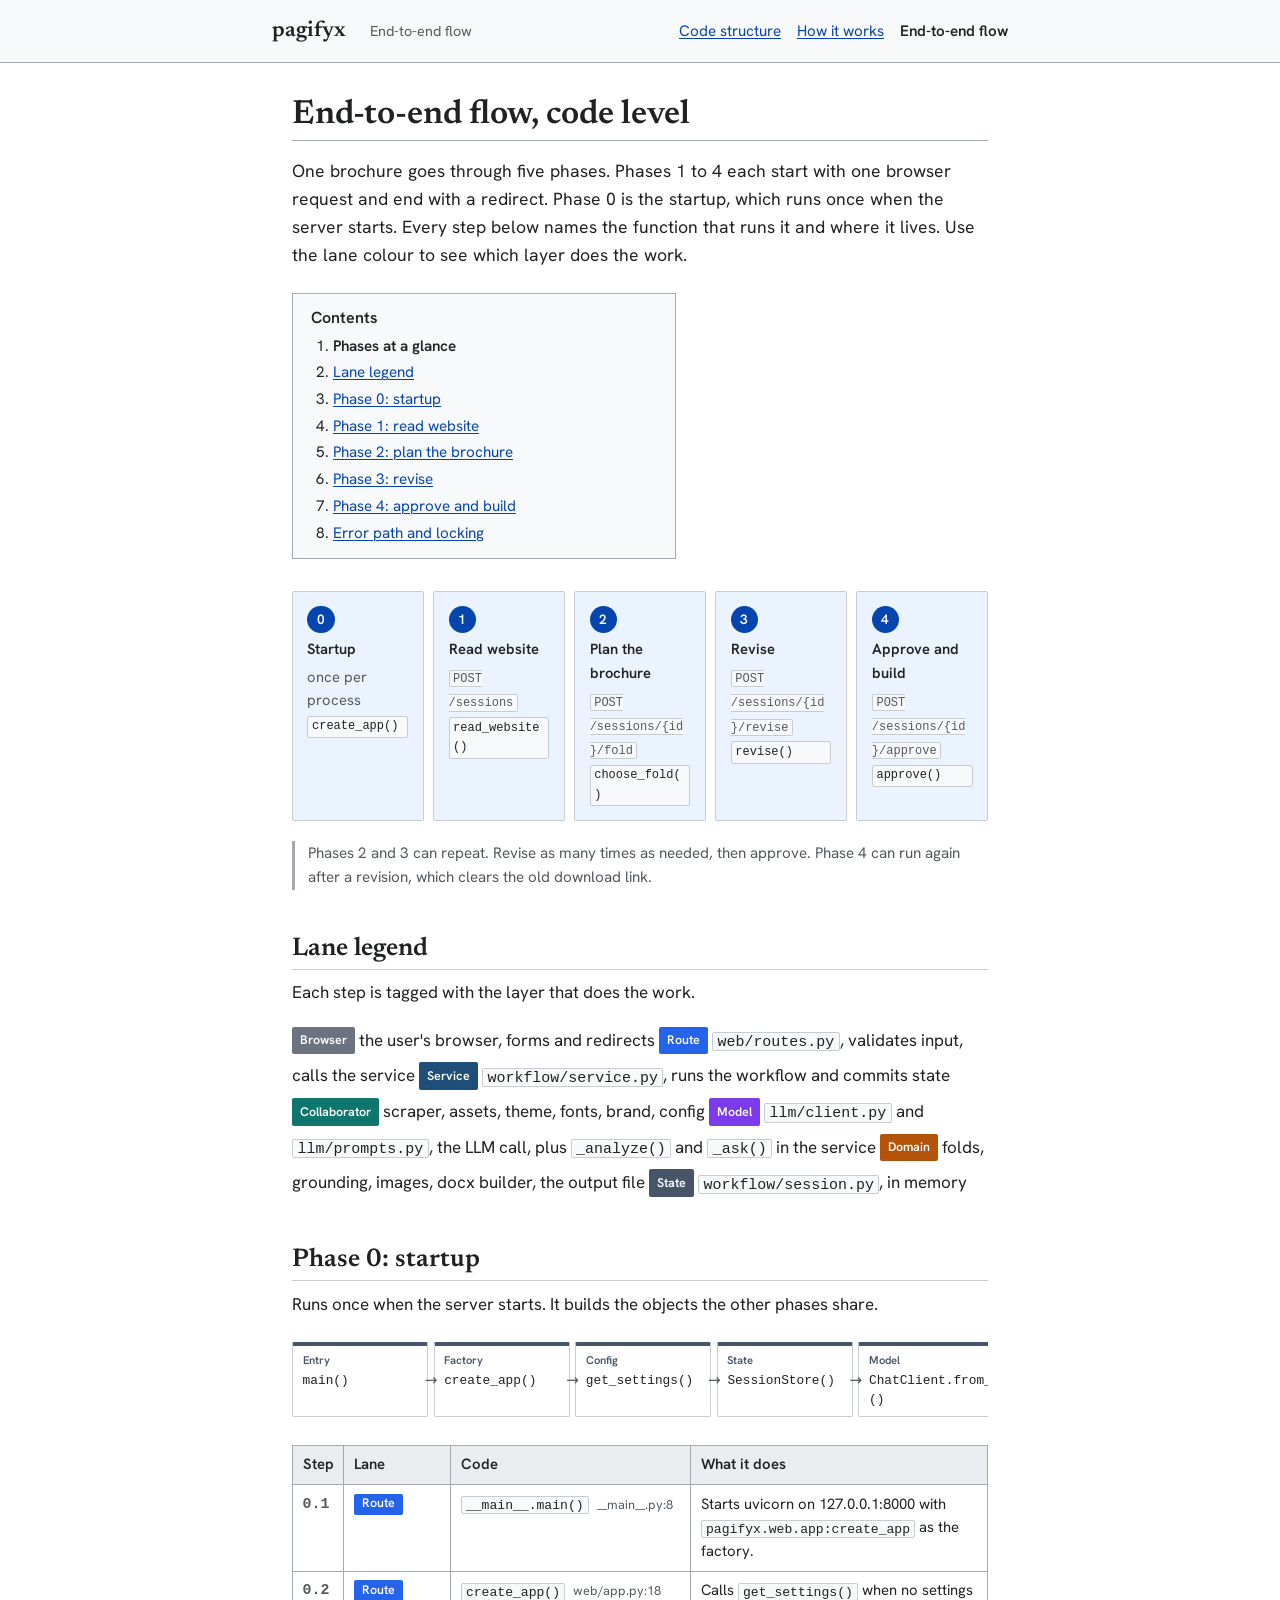
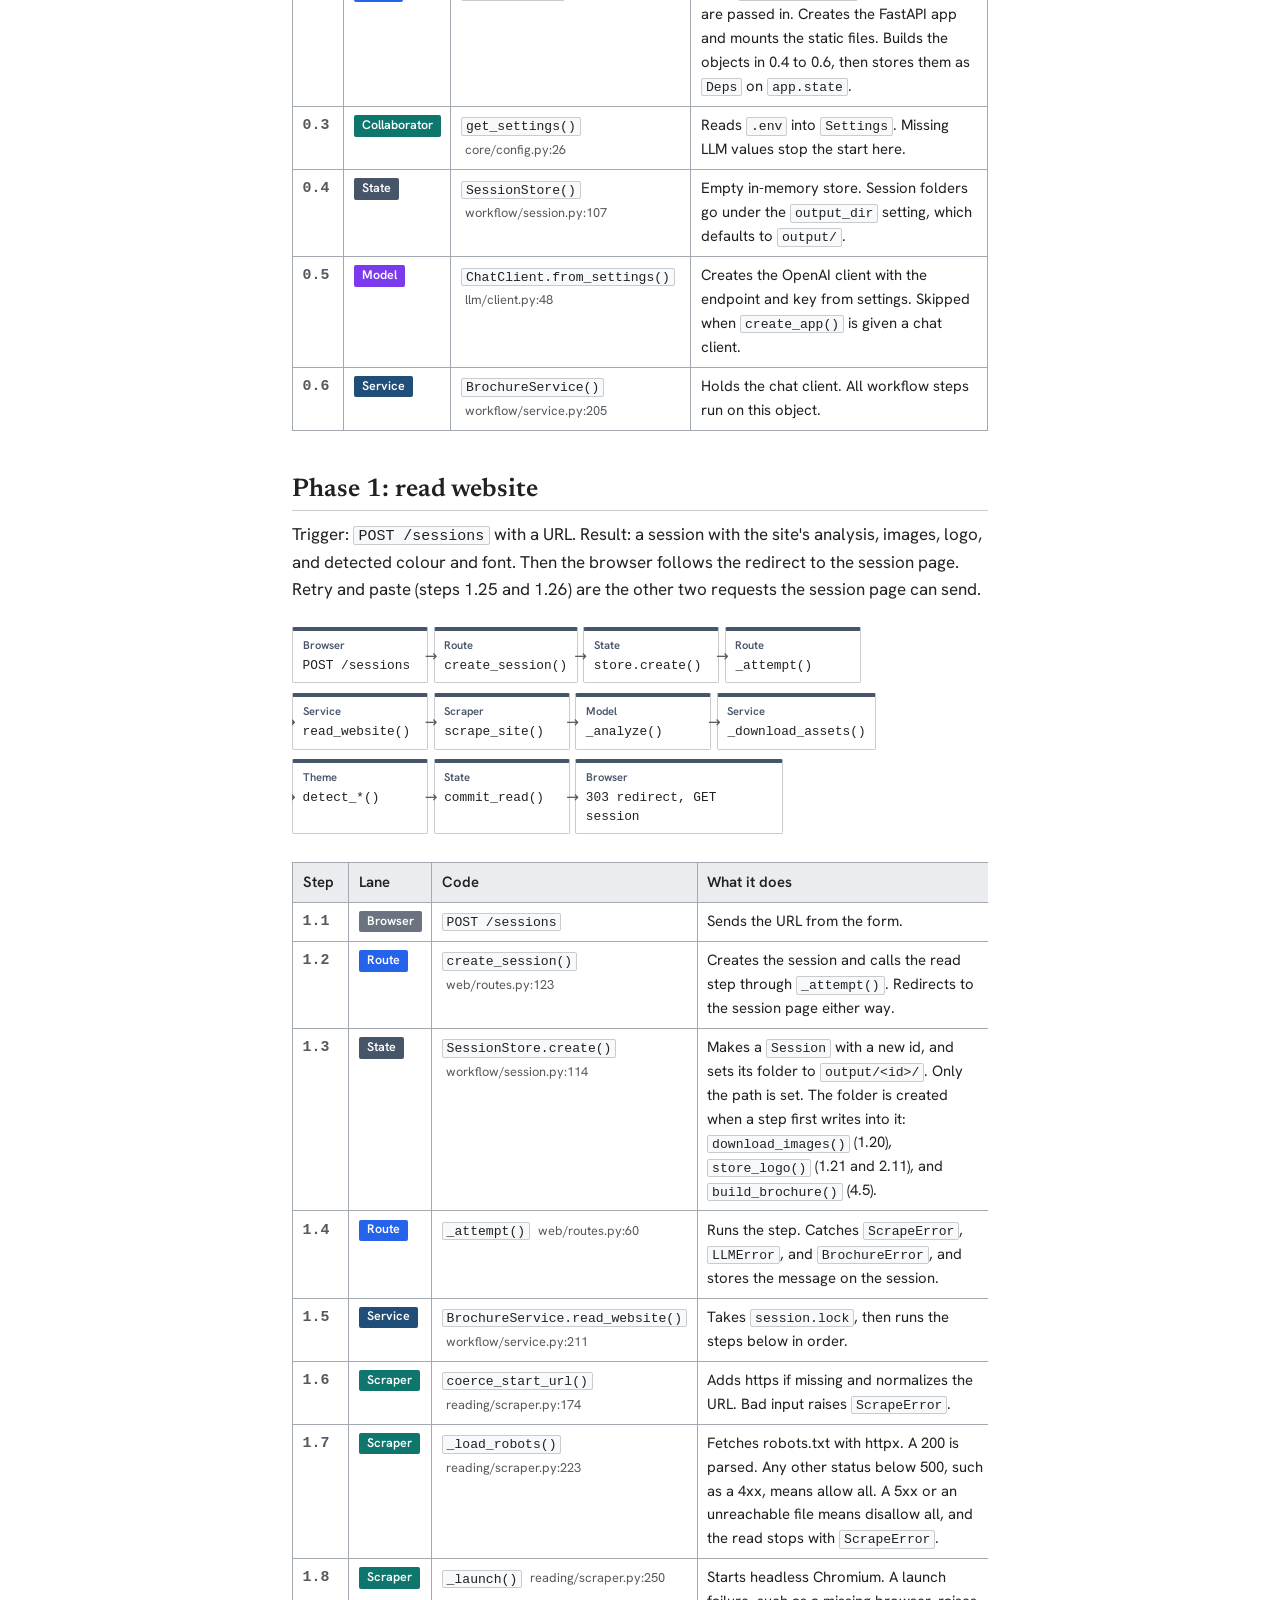
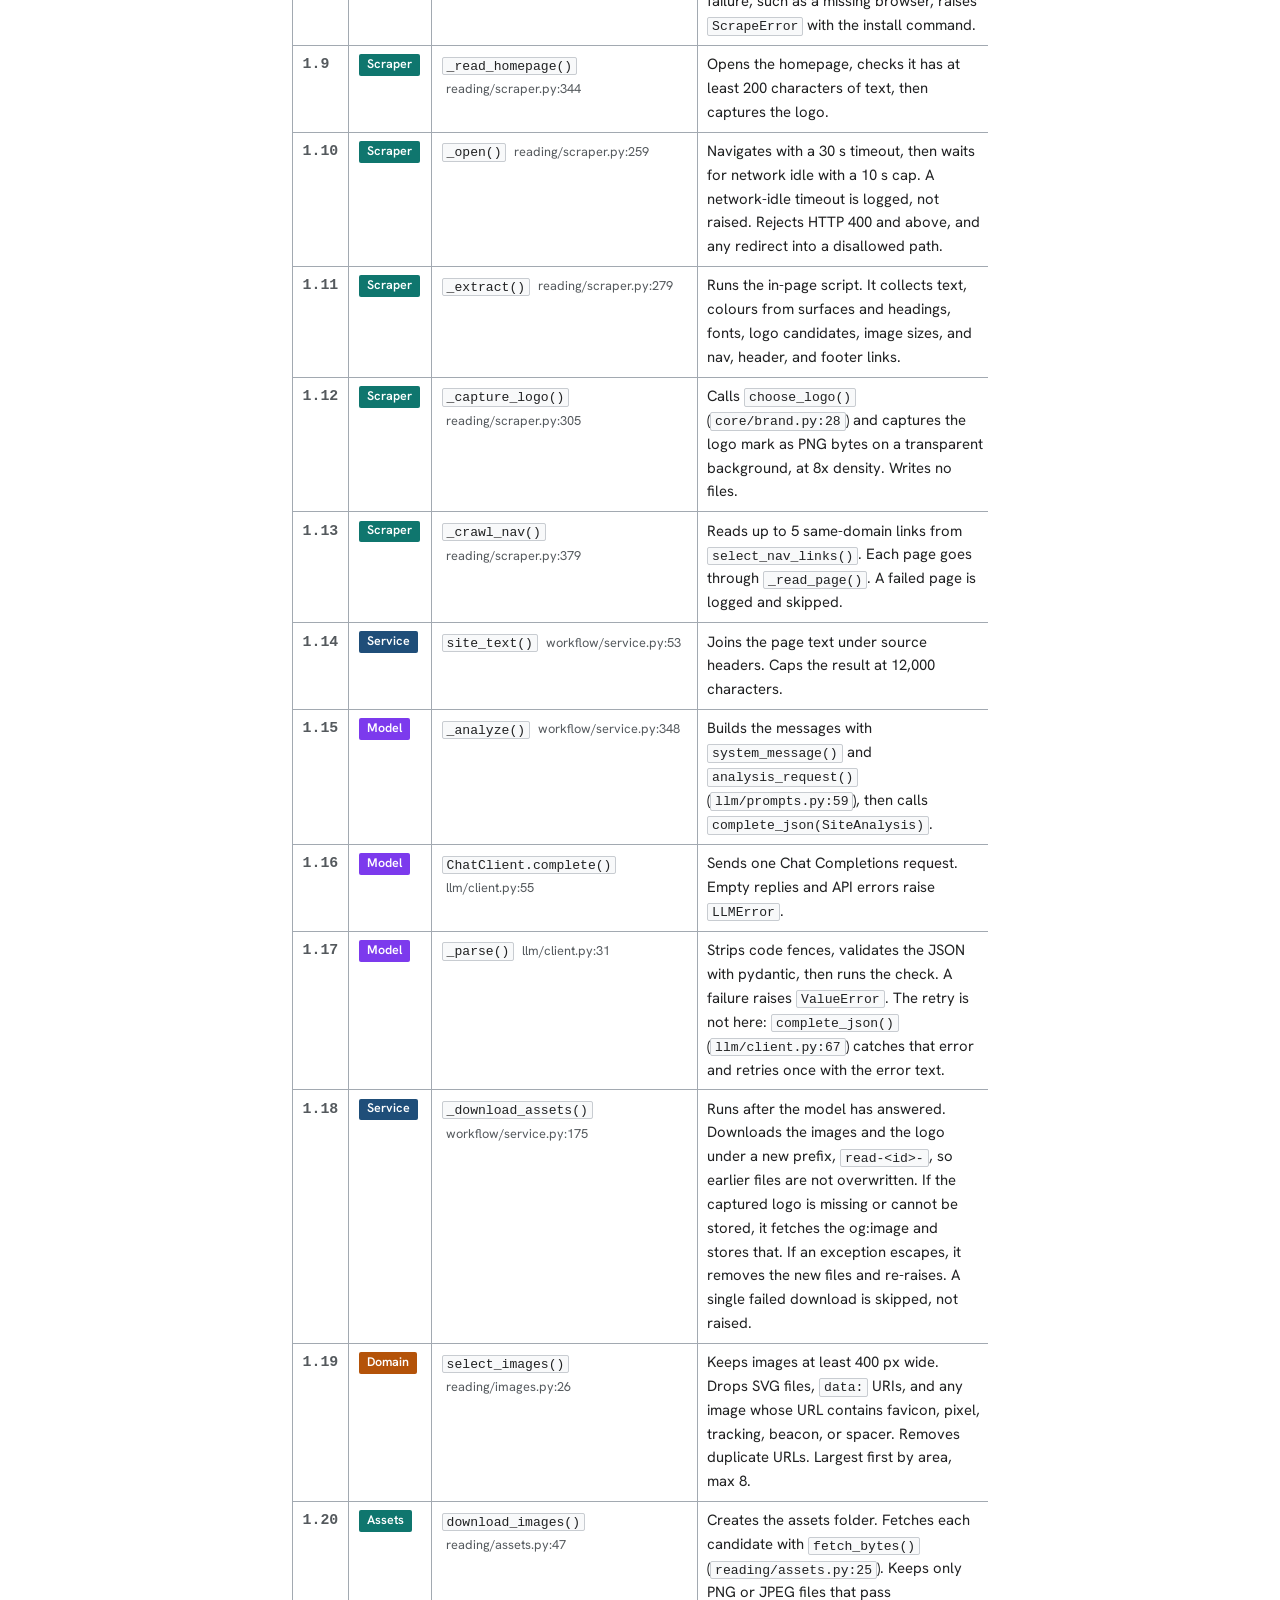
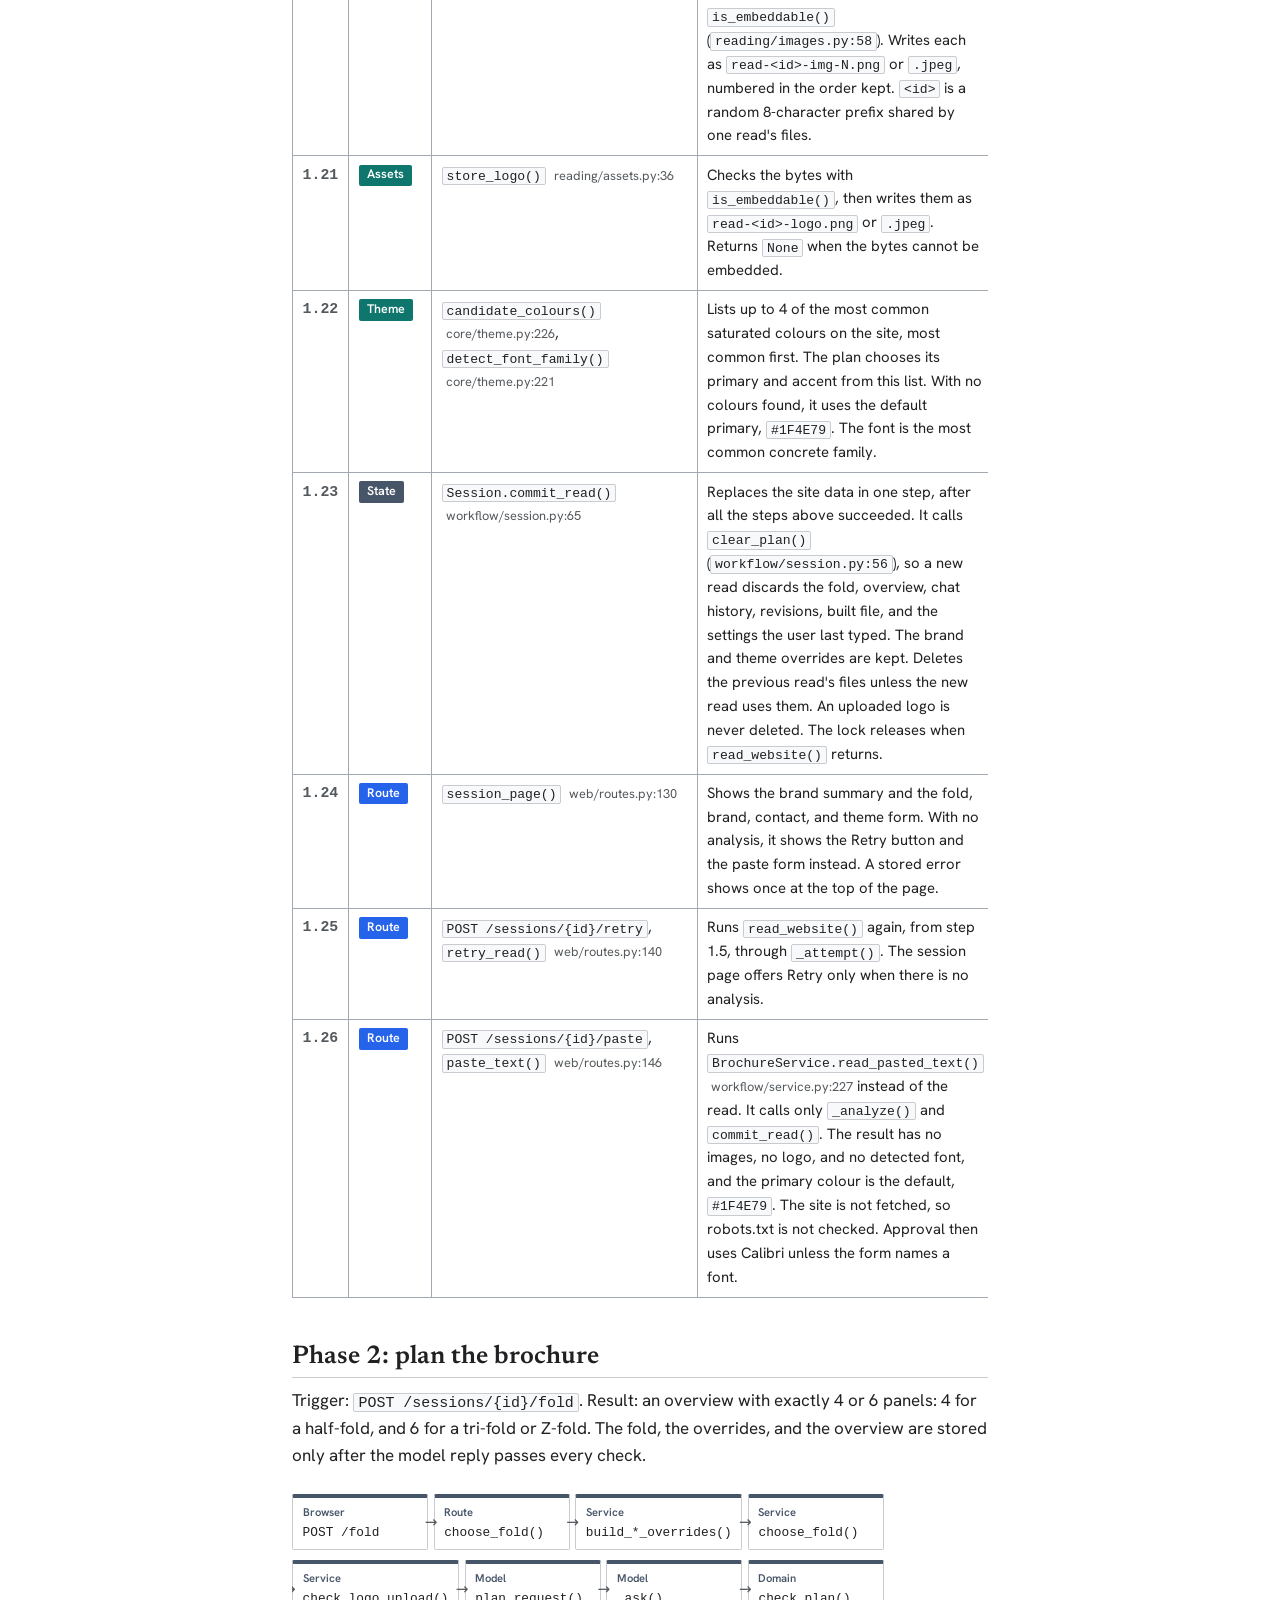
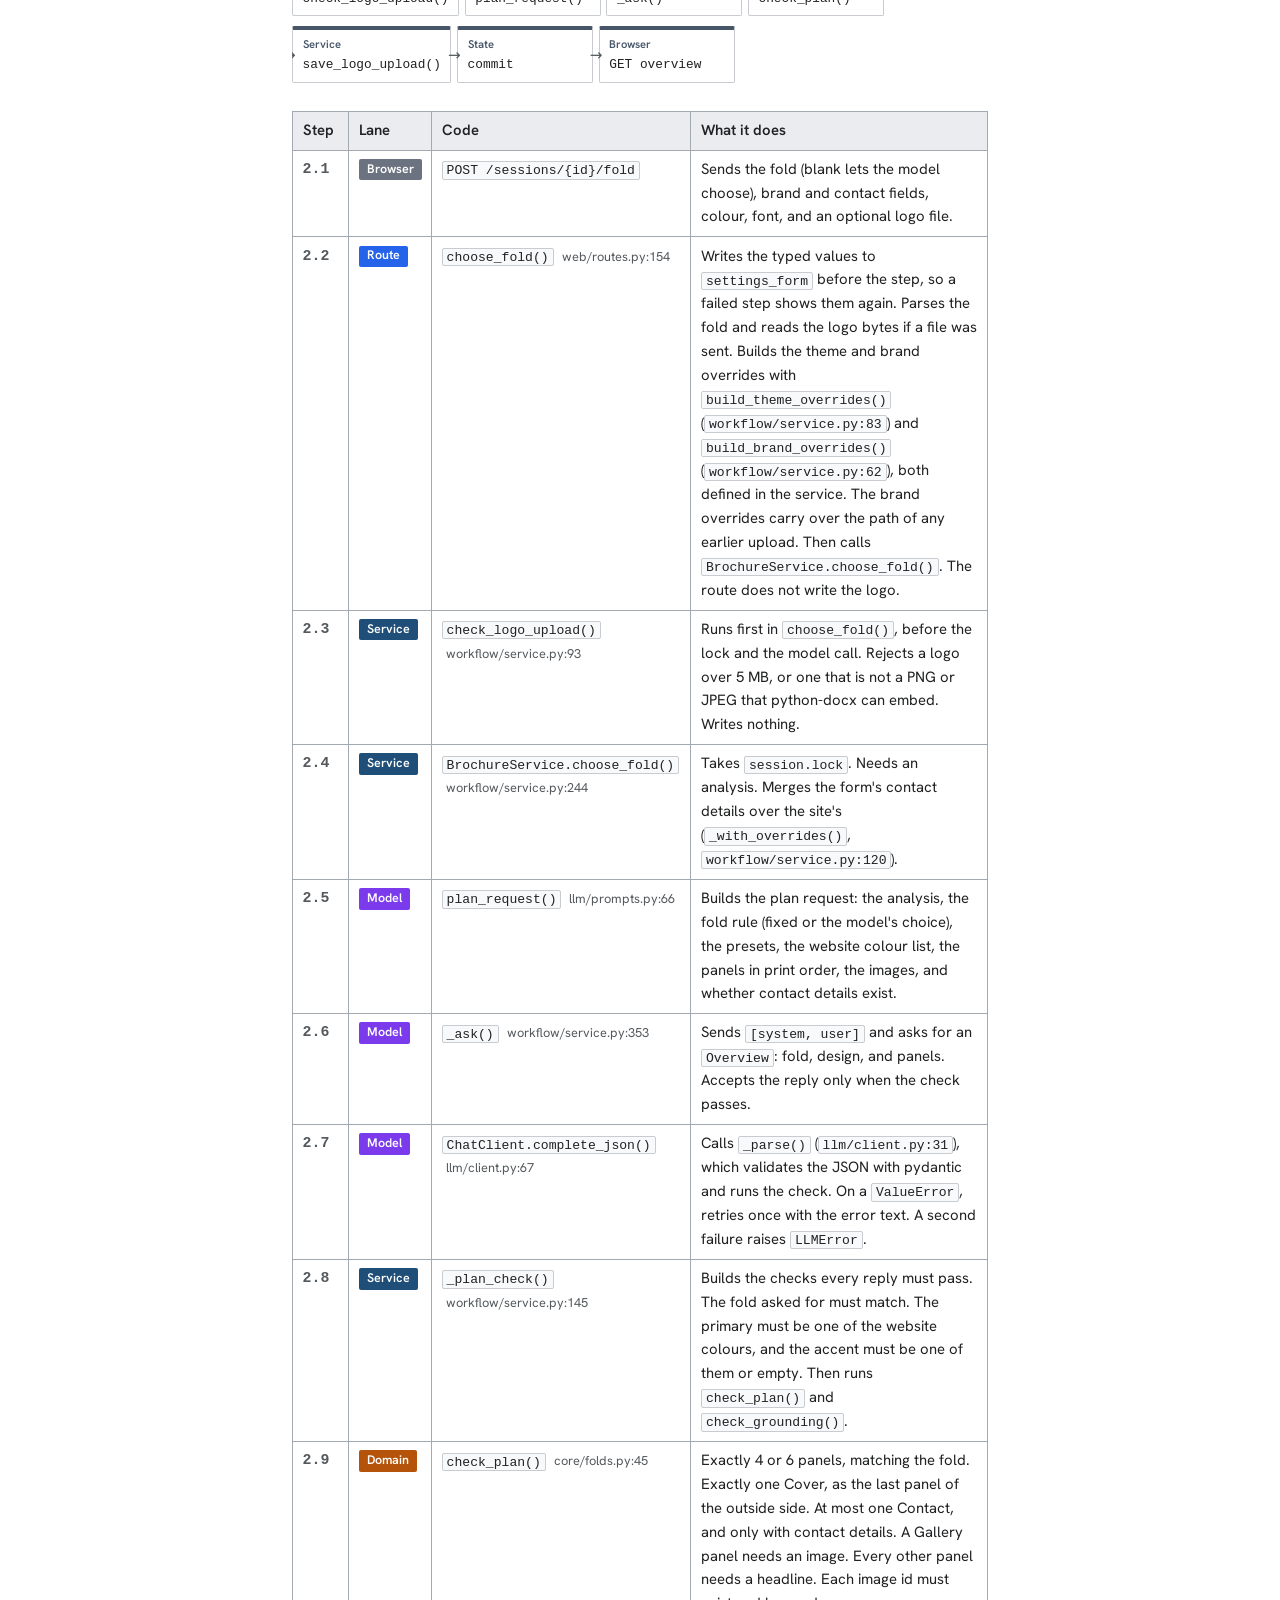
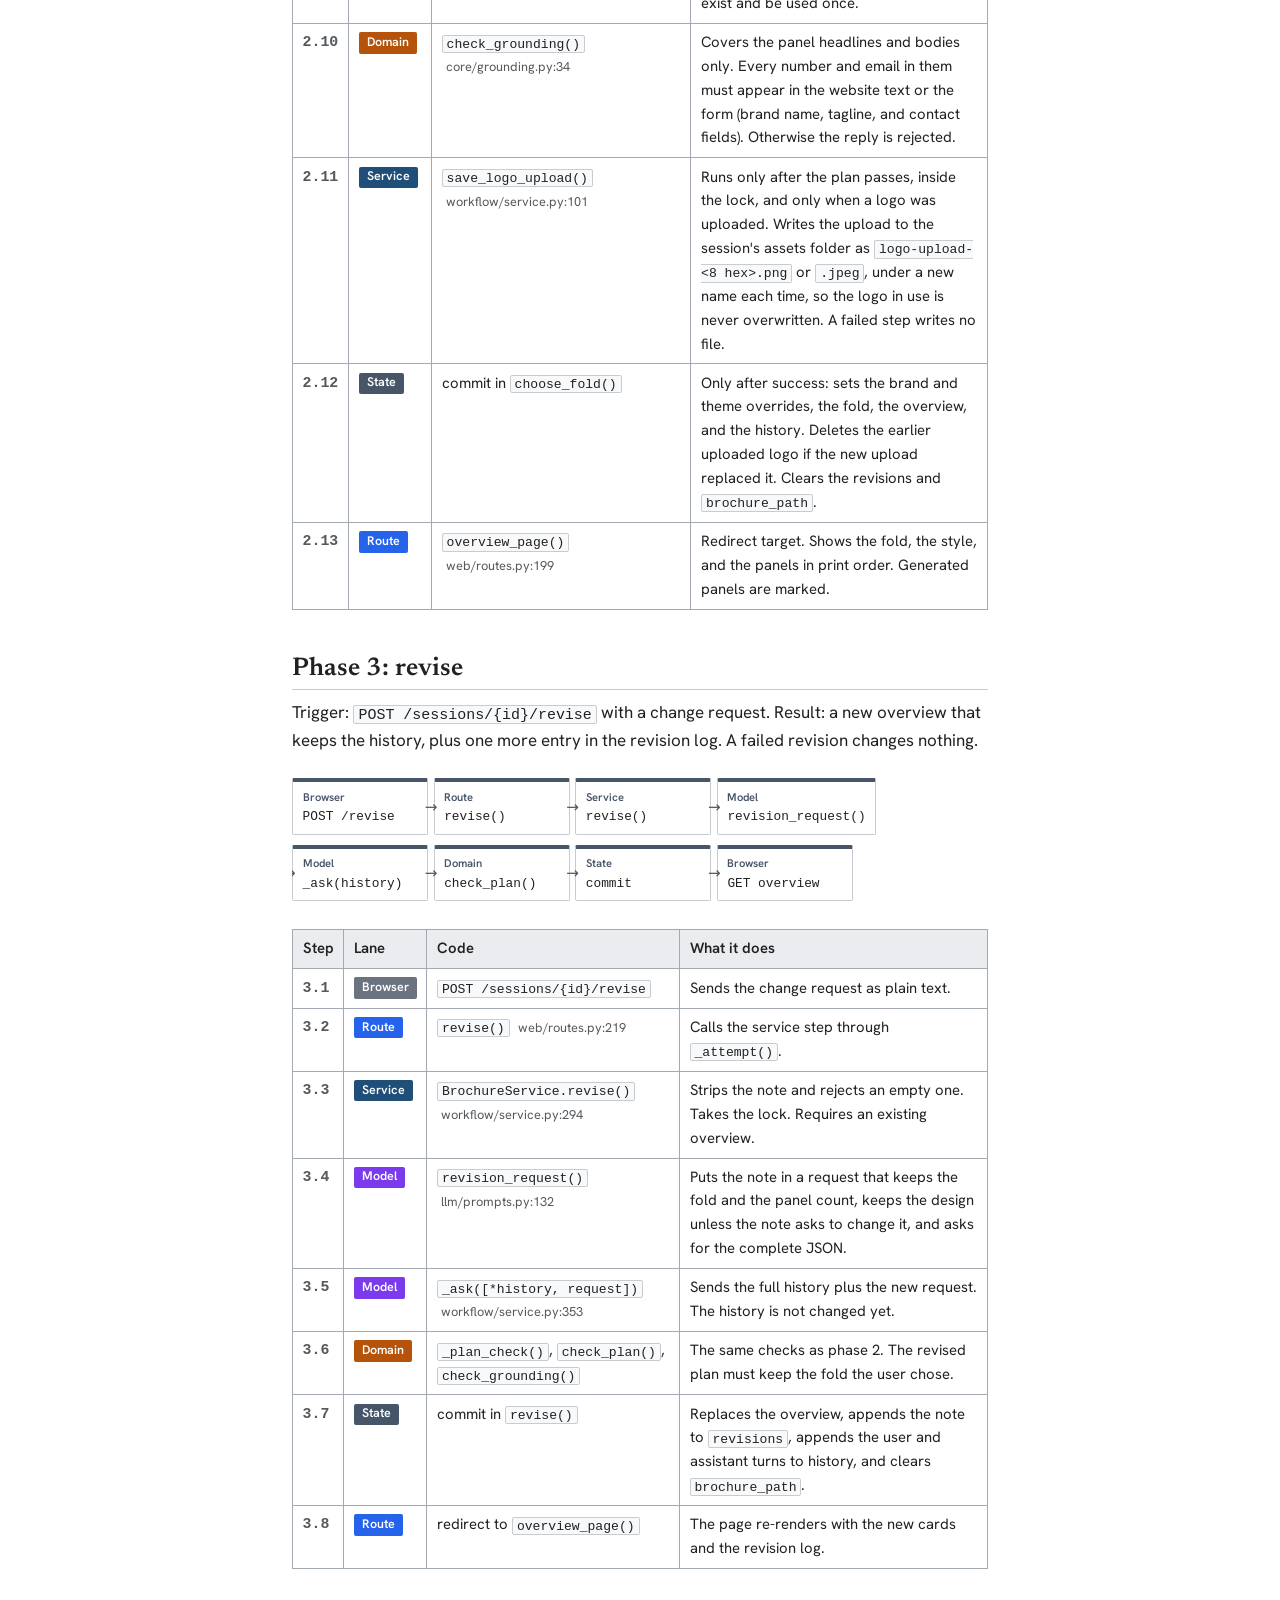
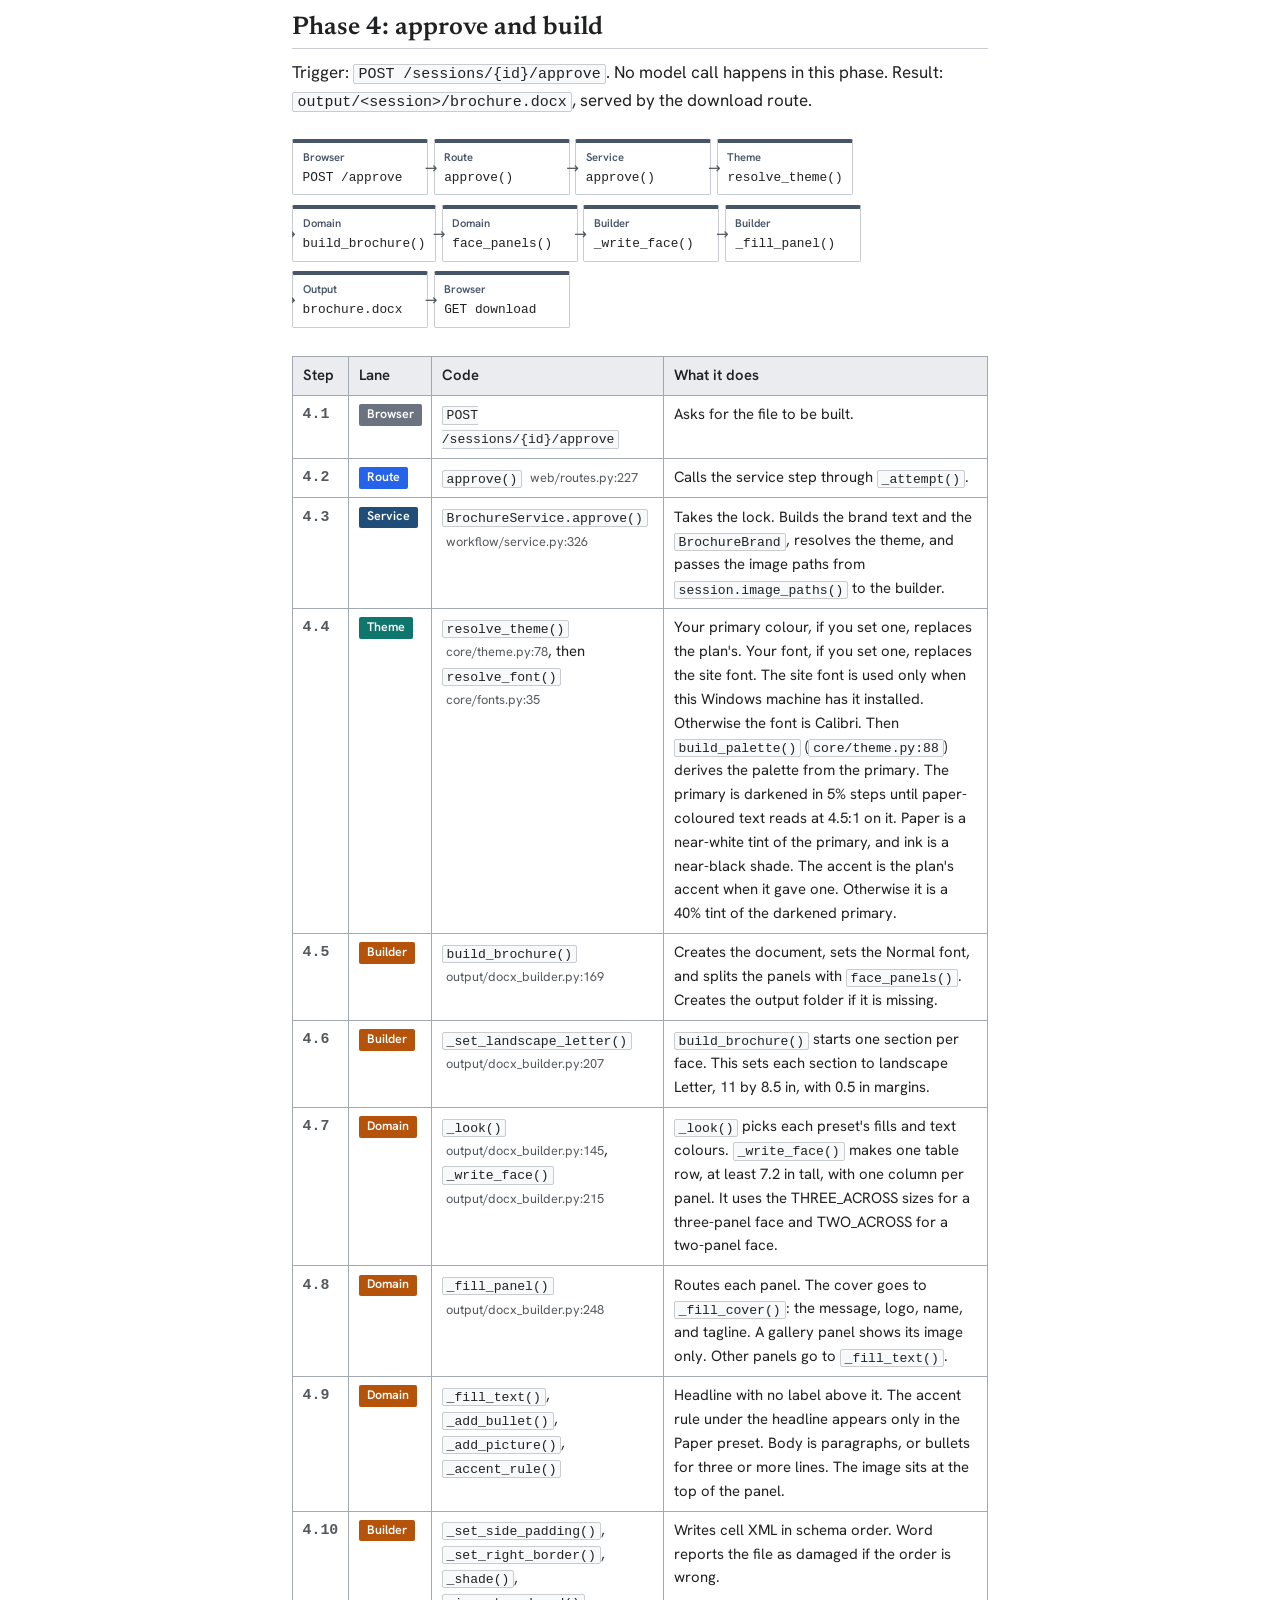
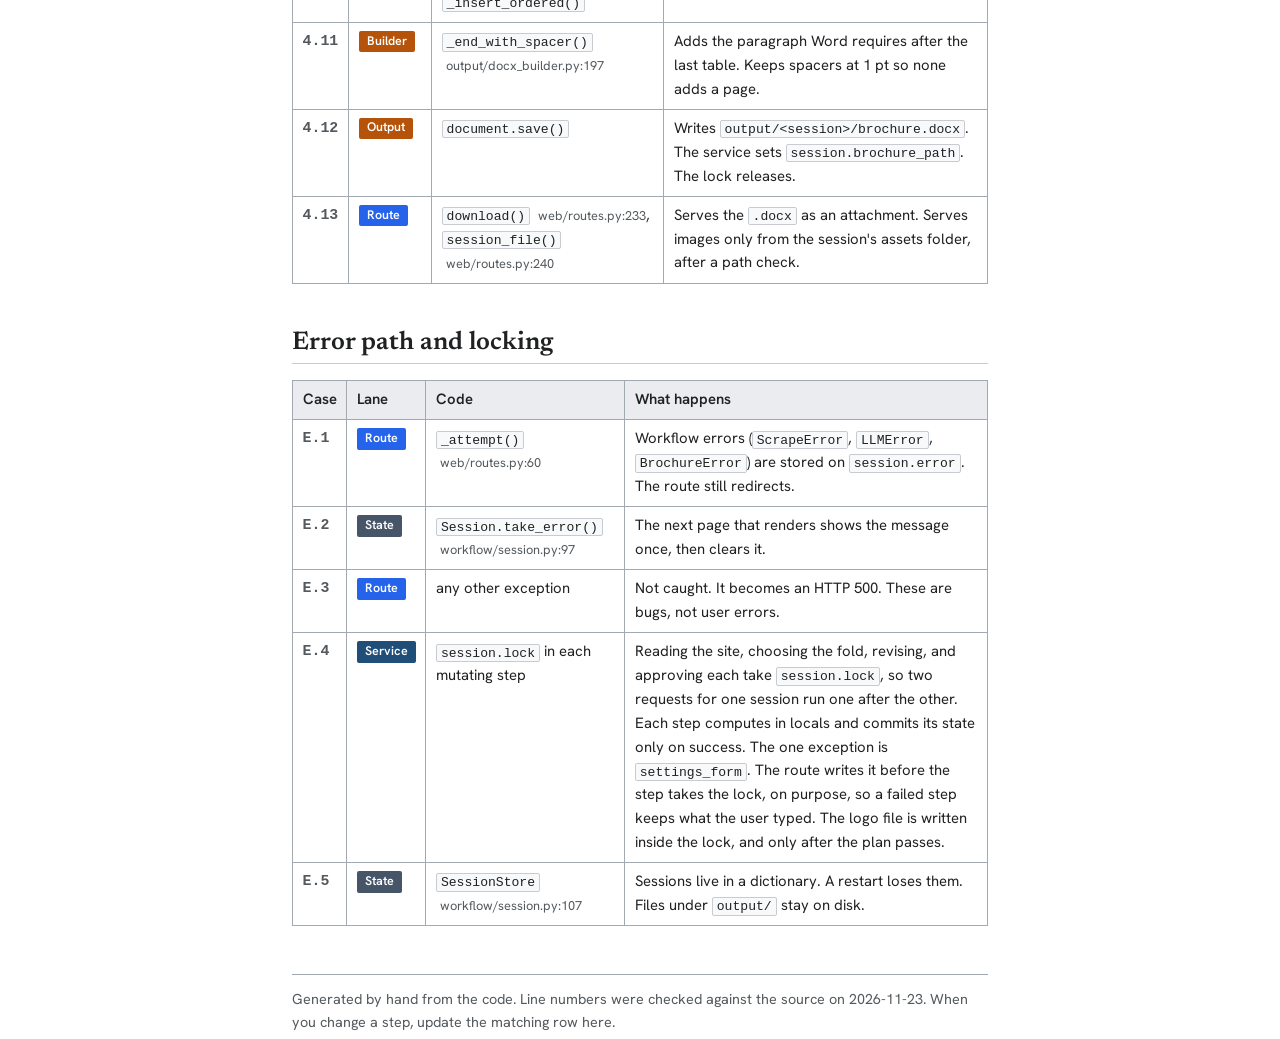
<file: docs/flow.html>
<!doctype html>
<html lang="en">
<head>
  <meta charset="utf-8">
  <meta name="viewport" content="width=device-width, initial-scale=1">
  <title>pagifyx end-to-end flow</title>
  <meta name="description" content="Code-level flow of pagifyx, phase by phase, with the function that runs each step.">
  <link rel="stylesheet" href="styles.css">
  <link rel="stylesheet" href="flow.css">
</head>
<body>
  <header class="top">
    <a class="brand" href="index.html">pagifyx</a>
    <span class="tagline">End-to-end flow</span>
    <nav class="pages" aria-label="Guide pages">
      <a href="index.html">Code structure</a>
      <a href="pipeline.html">How it works</a>
      <a href="flow.html" aria-current="page">End-to-end flow</a>
    </nav>
  </header>

  <main class="article">

      <section id="overview">
        <h1>End-to-end flow, code level</h1>
        <p class="lede">
          One brochure goes through five phases. Phases 1 to 4 each start with one browser request
          and end with a redirect. Phase 0 is the startup, which runs once when the server starts.
          Every step below names the function that runs it and where it lives. Use the lane colour
          to see which layer does the work.
        </p>

        <nav class="contents" aria-labelledby="contents-title">
          <h2 id="contents-title">Contents</h2>
          <ol>
            <li><a href="#overview">Phases at a glance</a></li>
            <li><a href="#legend">Lane legend</a></li>
            <li><a href="#phase-0">Phase 0: startup</a></li>
            <li><a href="#phase-1">Phase 1: read website</a></li>
            <li><a href="#phase-2">Phase 2: plan the brochure</a></li>
            <li><a href="#phase-3">Phase 3: revise</a></li>
            <li><a href="#phase-4">Phase 4: approve and build</a></li>
            <li><a href="#errors">Error path and locking</a></li>
          </ol>
        </nav>

        <div class="phase-strip" role="img" aria-label="Phases: startup, read website, plan the brochure, revise, approve and build">
          <div class="phase-card">
            <span class="phase-no">0</span>
            <strong>Startup</strong>
            <span class="muted">once per process</span>
            <code>create_app()</code>
          </div>
          <div class="phase-card">
            <span class="phase-no">1</span>
            <strong>Read website</strong>
            <span class="muted"><code>POST /sessions</code></span>
            <code>read_website()</code>
          </div>
          <div class="phase-card">
            <span class="phase-no">2</span>
            <strong>Plan the brochure</strong>
            <span class="muted"><code>POST /sessions/{id}/fold</code></span>
            <code>choose_fold()</code>
          </div>
          <div class="phase-card">
            <span class="phase-no">3</span>
            <strong>Revise</strong>
            <span class="muted"><code>POST /sessions/{id}/revise</code></span>
            <code>revise()</code>
          </div>
          <div class="phase-card">
            <span class="phase-no">4</span>
            <strong>Approve and build</strong>
            <span class="muted"><code>POST /sessions/{id}/approve</code></span>
            <code>approve()</code>
          </div>
        </div>

        <p class="note">
          Phases 2 and 3 can repeat. Revise as many times as needed, then approve. Phase 4 can
          run again after a revision, which clears the old download link.
        </p>
      </section>

      <section id="legend">
        <h2>Lane legend</h2>
        <p>Each step is tagged with the layer that does the work.</p>
        <div class="legend">
          <span class="lane-tag lane-browser">Browser</span> the user's browser, forms and redirects
          <span class="lane-tag lane-route">Route</span> <code>web/routes.py</code>, validates input, calls the service
          <span class="lane-tag lane-service">Service</span> <code>workflow/service.py</code>, runs the workflow and commits state
          <span class="lane-tag lane-collab">Collaborator</span> scraper, assets, theme, fonts, brand, config
          <span class="lane-tag lane-model">Model</span> <code>llm/client.py</code> and <code>llm/prompts.py</code>, the LLM call, plus <code>_analyze()</code> and <code>_ask()</code> in the service
          <span class="lane-tag lane-domain">Domain</span> folds, grounding, images, docx builder, the output file
          <span class="lane-tag lane-state">State</span> <code>workflow/session.py</code>, in memory
        </div>
      </section>

      <section id="phase-0">
        <h2>Phase 0: startup</h2>
        <p>Runs once when the server starts. It builds the objects the other phases share.</p>
        <div class="chain" aria-label="Phase 0 chain">
          <div class="node lane-route"><span class="lane">Entry</span><code>main()</code></div>
          <div class="node lane-route"><span class="lane">Factory</span><code>create_app()</code></div>
          <div class="node lane-collab"><span class="lane">Config</span><code>get_settings()</code></div>
          <div class="node lane-state"><span class="lane">State</span><code>SessionStore()</code></div>
          <div class="node lane-model"><span class="lane">Model</span><code>ChatClient.from_settings()</code></div>
          <div class="node lane-service"><span class="lane">Service</span><code>BrochureService()</code></div>
        </div>
        <div class="table-wrap">
          <table class="steps">
            <thead>
              <tr><th scope="col">Step</th><th scope="col">Lane</th><th scope="col">Code</th><th scope="col">What it does</th></tr>
            </thead>
            <tbody>
              <tr><td>0.1</td><td><span class="lane-tag lane-route">Route</span></td><td><code>__main__.main()</code> <span class="where">__main__.py:8</span></td><td>Starts uvicorn on 127.0.0.1:8000 with <code>pagifyx.web.app:create_app</code> as the factory.</td></tr>
              <tr><td>0.2</td><td><span class="lane-tag lane-route">Route</span></td><td><code>create_app()</code> <span class="where">web/app.py:18</span></td><td>Calls <code>get_settings()</code> when no settings are passed in. Creates the FastAPI app and mounts the static files. Builds the objects in 0.4 to 0.6, then stores them as <code>Deps</code> on <code>app.state</code>.</td></tr>
              <tr><td>0.3</td><td><span class="lane-tag lane-collab">Collaborator</span></td><td><code>get_settings()</code> <span class="where">core/config.py:26</span></td><td>Reads <code>.env</code> into <code>Settings</code>. Missing LLM values stop the start here.</td></tr>
              <tr><td>0.4</td><td><span class="lane-tag lane-state">State</span></td><td><code>SessionStore()</code> <span class="where">workflow/session.py:107</span></td><td>Empty in-memory store. Session folders go under the <code>output_dir</code> setting, which defaults to <code>output/</code>.</td></tr>
              <tr><td>0.5</td><td><span class="lane-tag lane-model">Model</span></td><td><code>ChatClient.from_settings()</code> <span class="where">llm/client.py:48</span></td><td>Creates the OpenAI client with the endpoint and key from settings. Skipped when <code>create_app()</code> is given a chat client.</td></tr>
              <tr><td>0.6</td><td><span class="lane-tag lane-service">Service</span></td><td><code>BrochureService()</code> <span class="where">workflow/service.py:205</span></td><td>Holds the chat client. All workflow steps run on this object.</td></tr>
            </tbody>
          </table>
        </div>
      </section>

      <section id="phase-1">
        <h2>Phase 1: read website</h2>
        <p>
          Trigger: <code>POST /sessions</code> with a URL. Result: a session with the site's
          analysis, images, logo, and detected colour and font. Then the browser follows the
          redirect to the session page. Retry and paste (steps 1.25 and 1.26) are the other two
          requests the session page can send.
        </p>
        <div class="chain chain-wrap" aria-label="Phase 1 chain">
          <div class="node lane-browser"><span class="lane">Browser</span><code>POST /sessions</code></div>
          <div class="node lane-route"><span class="lane">Route</span><code>create_session()</code></div>
          <div class="node lane-state"><span class="lane">State</span><code>store.create()</code></div>
          <div class="node lane-route"><span class="lane">Route</span><code>_attempt()</code></div>
          <div class="node lane-service"><span class="lane">Service</span><code>read_website()</code></div>
          <div class="node lane-collab"><span class="lane">Scraper</span><code>scrape_site()</code></div>
          <div class="node lane-model"><span class="lane">Model</span><code>_analyze()</code></div>
          <div class="node lane-service"><span class="lane">Service</span><code>_download_assets()</code></div>
          <div class="node lane-collab"><span class="lane">Theme</span><code>detect_*()</code></div>
          <div class="node lane-state"><span class="lane">State</span><code>commit_read()</code></div>
          <div class="node lane-browser"><span class="lane">Browser</span><code>303 redirect, GET session</code></div>
        </div>
        <div class="table-wrap">
          <table class="steps">
            <thead>
              <tr><th scope="col">Step</th><th scope="col">Lane</th><th scope="col">Code</th><th scope="col">What it does</th></tr>
            </thead>
            <tbody>
              <tr><td>1.1</td><td><span class="lane-tag lane-browser">Browser</span></td><td><code>POST /sessions</code></td><td>Sends the URL from the form.</td></tr>
              <tr><td>1.2</td><td><span class="lane-tag lane-route">Route</span></td><td><code>create_session()</code> <span class="where">web/routes.py:123</span></td><td>Creates the session and calls the read step through <code>_attempt()</code>. Redirects to the session page either way.</td></tr>
              <tr><td>1.3</td><td><span class="lane-tag lane-state">State</span></td><td><code>SessionStore.create()</code> <span class="where">workflow/session.py:114</span></td><td>Makes a <code>Session</code> with a new id, and sets its folder to <code>output/&lt;id&gt;/</code>. Only the path is set. The folder is created when a step first writes into it: <code>download_images()</code> (1.20), <code>store_logo()</code> (1.21 and 2.11), and <code>build_brochure()</code> (4.5).</td></tr>
              <tr><td>1.4</td><td><span class="lane-tag lane-route">Route</span></td><td><code>_attempt()</code> <span class="where">web/routes.py:60</span></td><td>Runs the step. Catches <code>ScrapeError</code>, <code>LLMError</code>, and <code>BrochureError</code>, and stores the message on the session.</td></tr>
              <tr><td>1.5</td><td><span class="lane-tag lane-service">Service</span></td><td><code>BrochureService.read_website()</code> <span class="where">workflow/service.py:211</span></td><td>Takes <code>session.lock</code>, then runs the steps below in order.</td></tr>
              <tr><td>1.6</td><td><span class="lane-tag lane-collab">Scraper</span></td><td><code>coerce_start_url()</code> <span class="where">reading/scraper.py:174</span></td><td>Adds https if missing and normalizes the URL. Bad input raises <code>ScrapeError</code>.</td></tr>
              <tr><td>1.7</td><td><span class="lane-tag lane-collab">Scraper</span></td><td><code>_load_robots()</code> <span class="where">reading/scraper.py:223</span></td><td>Fetches robots.txt with httpx. A 200 is parsed. Any other status below 500, such as a 4xx, means allow all. A 5xx or an unreachable file means disallow all, and the read stops with <code>ScrapeError</code>.</td></tr>
              <tr><td>1.8</td><td><span class="lane-tag lane-collab">Scraper</span></td><td><code>_launch()</code> <span class="where">reading/scraper.py:250</span></td><td>Starts headless Chromium. A launch failure, such as a missing browser, raises <code>ScrapeError</code> with the install command.</td></tr>
              <tr><td>1.9</td><td><span class="lane-tag lane-collab">Scraper</span></td><td><code>_read_homepage()</code> <span class="where">reading/scraper.py:344</span></td><td>Opens the homepage, checks it has at least 200 characters of text, then captures the logo.</td></tr>
              <tr><td>1.10</td><td><span class="lane-tag lane-collab">Scraper</span></td><td><code>_open()</code> <span class="where">reading/scraper.py:259</span></td><td>Navigates with a 30 s timeout, then waits for network idle with a 10 s cap. A network-idle timeout is logged, not raised. Rejects HTTP 400 and above, and any redirect into a disallowed path.</td></tr>
              <tr><td>1.11</td><td><span class="lane-tag lane-collab">Scraper</span></td><td><code>_extract()</code> <span class="where">reading/scraper.py:279</span></td><td>Runs the in-page script. It collects text, colours from surfaces and headings, fonts, logo candidates, image sizes, and nav, header, and footer links.</td></tr>
              <tr><td>1.12</td><td><span class="lane-tag lane-collab">Scraper</span></td><td><code>_capture_logo()</code> <span class="where">reading/scraper.py:305</span></td><td>Calls <code>choose_logo()</code> (<code>core/brand.py:28</code>) and captures the logo mark as PNG bytes on a transparent background, at 8x density. Writes no files.</td></tr>
              <tr><td>1.13</td><td><span class="lane-tag lane-collab">Scraper</span></td><td><code>_crawl_nav()</code> <span class="where">reading/scraper.py:379</span></td><td>Reads up to 5 same-domain links from <code>select_nav_links()</code>. Each page goes through <code>_read_page()</code>. A failed page is logged and skipped.</td></tr>
              <tr><td>1.14</td><td><span class="lane-tag lane-service">Service</span></td><td><code>site_text()</code> <span class="where">workflow/service.py:53</span></td><td>Joins the page text under source headers. Caps the result at 12,000 characters.</td></tr>
              <tr><td>1.15</td><td><span class="lane-tag lane-model">Model</span></td><td><code>_analyze()</code> <span class="where">workflow/service.py:348</span></td><td>Builds the messages with <code>system_message()</code> and <code>analysis_request()</code> (<code>llm/prompts.py:59</code>), then calls <code>complete_json(SiteAnalysis)</code>.</td></tr>
              <tr><td>1.16</td><td><span class="lane-tag lane-model">Model</span></td><td><code>ChatClient.complete()</code> <span class="where">llm/client.py:55</span></td><td>Sends one Chat Completions request. Empty replies and API errors raise <code>LLMError</code>.</td></tr>
              <tr><td>1.17</td><td><span class="lane-tag lane-model">Model</span></td><td><code>_parse()</code> <span class="where">llm/client.py:31</span></td><td>Strips code fences, validates the JSON with pydantic, then runs the check. A failure raises <code>ValueError</code>. The retry is not here: <code>complete_json()</code> (<code>llm/client.py:67</code>) catches that error and retries once with the error text.</td></tr>
              <tr><td>1.18</td><td><span class="lane-tag lane-service">Service</span></td><td><code>_download_assets()</code> <span class="where">workflow/service.py:175</span></td><td>Runs after the model has answered. Downloads the images and the logo under a new prefix, <code>read-&lt;id&gt;-</code>, so earlier files are not overwritten. If the captured logo is missing or cannot be stored, it fetches the og:image and stores that. If an exception escapes, it removes the new files and re-raises. A single failed download is skipped, not raised.</td></tr>
              <tr><td>1.19</td><td><span class="lane-tag lane-domain">Domain</span></td><td><code>select_images()</code> <span class="where">reading/images.py:26</span></td><td>Keeps images at least 400 px wide. Drops SVG files, <code>data:</code> URIs, and any image whose URL contains favicon, pixel, tracking, beacon, or spacer. Removes duplicate URLs. Largest first by area, max 8.</td></tr>
              <tr><td>1.20</td><td><span class="lane-tag lane-collab">Assets</span></td><td><code>download_images()</code> <span class="where">reading/assets.py:47</span></td><td>Creates the assets folder. Fetches each candidate with <code>fetch_bytes()</code> (<code>reading/assets.py:25</code>). Keeps only PNG or JPEG files that pass <code>is_embeddable()</code> (<code>reading/images.py:58</code>). Writes each as <code>read-&lt;id&gt;-img-N.png</code> or <code>.jpeg</code>, numbered in the order kept. <code>&lt;id&gt;</code> is a random 8-character prefix shared by one read's files.</td></tr>
              <tr><td>1.21</td><td><span class="lane-tag lane-collab">Assets</span></td><td><code>store_logo()</code> <span class="where">reading/assets.py:36</span></td><td>Checks the bytes with <code>is_embeddable()</code>, then writes them as <code>read-&lt;id&gt;-logo.png</code> or <code>.jpeg</code>. Returns <code>None</code> when the bytes cannot be embedded.</td></tr>
              <tr><td>1.22</td><td><span class="lane-tag lane-collab">Theme</span></td><td><code>candidate_colours()</code> <span class="where">core/theme.py:226</span>, <code>detect_font_family()</code> <span class="where">core/theme.py:221</span></td><td>Lists up to 4 of the most common saturated colours on the site, most common first. The plan chooses its primary and accent from this list. With no colours found, it uses the default primary, <code>#1F4E79</code>. The font is the most common concrete family.</td></tr>
              <tr><td>1.23</td><td><span class="lane-tag lane-state">State</span></td><td><code>Session.commit_read()</code> <span class="where">workflow/session.py:65</span></td><td>Replaces the site data in one step, after all the steps above succeeded. It calls <code>clear_plan()</code> (<code>workflow/session.py:56</code>), so a new read discards the fold, overview, chat history, revisions, built file, and the settings the user last typed. The brand and theme overrides are kept. Deletes the previous read's files unless the new read uses them. An uploaded logo is never deleted. The lock releases when <code>read_website()</code> returns.</td></tr>
              <tr><td>1.24</td><td><span class="lane-tag lane-route">Route</span></td><td><code>session_page()</code> <span class="where">web/routes.py:130</span></td><td>Shows the brand summary and the fold, brand, contact, and theme form. With no analysis, it shows the Retry button and the paste form instead. A stored error shows once at the top of the page.</td></tr>
              <tr><td>1.25</td><td><span class="lane-tag lane-route">Route</span></td><td><code>POST /sessions/{id}/retry</code>, <code>retry_read()</code> <span class="where">web/routes.py:140</span></td><td>Runs <code>read_website()</code> again, from step 1.5, through <code>_attempt()</code>. The session page offers Retry only when there is no analysis.</td></tr>
              <tr><td>1.26</td><td><span class="lane-tag lane-route">Route</span></td><td><code>POST /sessions/{id}/paste</code>, <code>paste_text()</code> <span class="where">web/routes.py:146</span></td><td>Runs <code>BrochureService.read_pasted_text()</code> <span class="where">workflow/service.py:227</span> instead of the read. It calls only <code>_analyze()</code> and <code>commit_read()</code>. The result has no images, no logo, and no detected font, and the primary colour is the default, <code>#1F4E79</code>. The site is not fetched, so robots.txt is not checked. Approval then uses Calibri unless the form names a font.</td></tr>
            </tbody>
          </table>
        </div>
      </section>

      <section id="phase-2">
        <h2>Phase 2: plan the brochure</h2>
        <p>
          Trigger: <code>POST /sessions/{id}/fold</code>. Result: an overview with exactly 4 or 6
          panels: 4 for a half-fold, and 6 for a tri-fold or Z-fold. The fold, the overrides, and
          the overview are stored only after the model reply passes every check.
        </p>
        <div class="chain chain-wrap" aria-label="Phase 2 chain">
          <div class="node lane-browser"><span class="lane">Browser</span><code>POST /fold</code></div>
          <div class="node lane-route"><span class="lane">Route</span><code>choose_fold()</code></div>
          <div class="node lane-service"><span class="lane">Service</span><code>build_*_overrides()</code></div>
          <div class="node lane-service"><span class="lane">Service</span><code>choose_fold()</code></div>
          <div class="node lane-service"><span class="lane">Service</span><code>check_logo_upload()</code></div>
          <div class="node lane-model"><span class="lane">Model</span><code>plan_request()</code></div>
          <div class="node lane-model"><span class="lane">Model</span><code>_ask()</code></div>
          <div class="node lane-domain"><span class="lane">Domain</span><code>check_plan()</code></div>
          <div class="node lane-service"><span class="lane">Service</span><code>save_logo_upload()</code></div>
          <div class="node lane-state"><span class="lane">State</span><code>commit</code></div>
          <div class="node lane-browser"><span class="lane">Browser</span><code>GET overview</code></div>
        </div>
        <div class="table-wrap">
          <table class="steps">
            <thead>
              <tr><th scope="col">Step</th><th scope="col">Lane</th><th scope="col">Code</th><th scope="col">What it does</th></tr>
            </thead>
            <tbody>
              <tr><td>2.1</td><td><span class="lane-tag lane-browser">Browser</span></td><td><code>POST /sessions/{id}/fold</code></td><td>Sends the fold (blank lets the model choose), brand and contact fields, colour, font, and an optional logo file.</td></tr>
              <tr><td>2.2</td><td><span class="lane-tag lane-route">Route</span></td><td><code>choose_fold()</code> <span class="where">web/routes.py:154</span></td><td>Writes the typed values to <code>settings_form</code> before the step, so a failed step shows them again. Parses the fold and reads the logo bytes if a file was sent. Builds the theme and brand overrides with <code>build_theme_overrides()</code> (<code>workflow/service.py:83</code>) and <code>build_brand_overrides()</code> (<code>workflow/service.py:62</code>), both defined in the service. The brand overrides carry over the path of any earlier upload. Then calls <code>BrochureService.choose_fold()</code>. The route does not write the logo.</td></tr>
              <tr><td>2.3</td><td><span class="lane-tag lane-service">Service</span></td><td><code>check_logo_upload()</code> <span class="where">workflow/service.py:93</span></td><td>Runs first in <code>choose_fold()</code>, before the lock and the model call. Rejects a logo over 5 MB, or one that is not a PNG or JPEG that python-docx can embed. Writes nothing.</td></tr>
              <tr><td>2.4</td><td><span class="lane-tag lane-service">Service</span></td><td><code>BrochureService.choose_fold()</code> <span class="where">workflow/service.py:244</span></td><td>Takes <code>session.lock</code>. Needs an analysis. Merges the form's contact details over the site's (<code>_with_overrides()</code>, <code>workflow/service.py:120</code>).</td></tr>
              <tr><td>2.5</td><td><span class="lane-tag lane-model">Model</span></td><td><code>plan_request()</code> <span class="where">llm/prompts.py:66</span></td><td>Builds the plan request: the analysis, the fold rule (fixed or the model's choice), the presets, the website colour list, the panels in print order, the images, and whether contact details exist.</td></tr>
              <tr><td>2.6</td><td><span class="lane-tag lane-model">Model</span></td><td><code>_ask()</code> <span class="where">workflow/service.py:353</span></td><td>Sends <code>[system, user]</code> and asks for an <code>Overview</code>: fold, design, and panels. Accepts the reply only when the check passes.</td></tr>
              <tr><td>2.7</td><td><span class="lane-tag lane-model">Model</span></td><td><code>ChatClient.complete_json()</code> <span class="where">llm/client.py:67</span></td><td>Calls <code>_parse()</code> (<code>llm/client.py:31</code>), which validates the JSON with pydantic and runs the check. On a <code>ValueError</code>, retries once with the error text. A second failure raises <code>LLMError</code>.</td></tr>
              <tr><td>2.8</td><td><span class="lane-tag lane-service">Service</span></td><td><code>_plan_check()</code> <span class="where">workflow/service.py:145</span></td><td>Builds the checks every reply must pass. The fold asked for must match. The primary must be one of the website colours, and the accent must be one of them or empty. Then runs <code>check_plan()</code> and <code>check_grounding()</code>.</td></tr>
              <tr><td>2.9</td><td><span class="lane-tag lane-domain">Domain</span></td><td><code>check_plan()</code> <span class="where">core/folds.py:45</span></td><td>Exactly 4 or 6 panels, matching the fold. Exactly one Cover, as the last panel of the outside side. At most one Contact, and only with contact details. A Gallery panel needs an image. Every other panel needs a headline. Each image id must exist and be used once.</td></tr>
              <tr><td>2.10</td><td><span class="lane-tag lane-domain">Domain</span></td><td><code>check_grounding()</code> <span class="where">core/grounding.py:34</span></td><td>Covers the panel headlines and bodies only. Every number and email in them must appear in the website text or the form (brand name, tagline, and contact fields). Otherwise the reply is rejected.</td></tr>
              <tr><td>2.11</td><td><span class="lane-tag lane-service">Service</span></td><td><code>save_logo_upload()</code> <span class="where">workflow/service.py:101</span></td><td>Runs only after the plan passes, inside the lock, and only when a logo was uploaded. Writes the upload to the session's assets folder as <code>logo-upload-&lt;8 hex&gt;.png</code> or <code>.jpeg</code>, under a new name each time, so the logo in use is never overwritten. A failed step writes no file.</td></tr>
              <tr><td>2.12</td><td><span class="lane-tag lane-state">State</span></td><td>commit in <code>choose_fold()</code></td><td>Only after success: sets the brand and theme overrides, the fold, the overview, and the history. Deletes the earlier uploaded logo if the new upload replaced it. Clears the revisions and <code>brochure_path</code>.</td></tr>
              <tr><td>2.13</td><td><span class="lane-tag lane-route">Route</span></td><td><code>overview_page()</code> <span class="where">web/routes.py:199</span></td><td>Redirect target. Shows the fold, the style, and the panels in print order. Generated panels are marked.</td></tr>
            </tbody>
          </table>
        </div>
      </section>

      <section id="phase-3">
        <h2>Phase 3: revise</h2>
        <p>
          Trigger: <code>POST /sessions/{id}/revise</code> with a change request. Result: a new
          overview that keeps the history, plus one more entry in the revision log. A failed
          revision changes nothing.
        </p>
        <div class="chain chain-wrap" aria-label="Phase 3 chain">
          <div class="node lane-browser"><span class="lane">Browser</span><code>POST /revise</code></div>
          <div class="node lane-route"><span class="lane">Route</span><code>revise()</code></div>
          <div class="node lane-service"><span class="lane">Service</span><code>revise()</code></div>
          <div class="node lane-model"><span class="lane">Model</span><code>revision_request()</code></div>
          <div class="node lane-model"><span class="lane">Model</span><code>_ask(history)</code></div>
          <div class="node lane-domain"><span class="lane">Domain</span><code>check_plan()</code></div>
          <div class="node lane-state"><span class="lane">State</span><code>commit</code></div>
          <div class="node lane-browser"><span class="lane">Browser</span><code>GET overview</code></div>
        </div>
        <div class="table-wrap">
          <table class="steps">
            <thead>
              <tr><th scope="col">Step</th><th scope="col">Lane</th><th scope="col">Code</th><th scope="col">What it does</th></tr>
            </thead>
            <tbody>
              <tr><td>3.1</td><td><span class="lane-tag lane-browser">Browser</span></td><td><code>POST /sessions/{id}/revise</code></td><td>Sends the change request as plain text.</td></tr>
              <tr><td>3.2</td><td><span class="lane-tag lane-route">Route</span></td><td><code>revise()</code> <span class="where">web/routes.py:219</span></td><td>Calls the service step through <code>_attempt()</code>.</td></tr>
              <tr><td>3.3</td><td><span class="lane-tag lane-service">Service</span></td><td><code>BrochureService.revise()</code> <span class="where">workflow/service.py:294</span></td><td>Strips the note and rejects an empty one. Takes the lock. Requires an existing overview.</td></tr>
              <tr><td>3.4</td><td><span class="lane-tag lane-model">Model</span></td><td><code>revision_request()</code> <span class="where">llm/prompts.py:132</span></td><td>Puts the note in a request that keeps the fold and the panel count, keeps the design unless the note asks to change it, and asks for the complete JSON.</td></tr>
              <tr><td>3.5</td><td><span class="lane-tag lane-model">Model</span></td><td><code>_ask([*history, request])</code> <span class="where">workflow/service.py:353</span></td><td>Sends the full history plus the new request. The history is not changed yet.</td></tr>
              <tr><td>3.6</td><td><span class="lane-tag lane-domain">Domain</span></td><td><code>_plan_check()</code>, <code>check_plan()</code>, <code>check_grounding()</code></td><td>The same checks as phase 2. The revised plan must keep the fold the user chose.</td></tr>
              <tr><td>3.7</td><td><span class="lane-tag lane-state">State</span></td><td>commit in <code>revise()</code></td><td>Replaces the overview, appends the note to <code>revisions</code>, appends the user and assistant turns to history, and clears <code>brochure_path</code>.</td></tr>
              <tr><td>3.8</td><td><span class="lane-tag lane-route">Route</span></td><td>redirect to <code>overview_page()</code></td><td>The page re-renders with the new cards and the revision log.</td></tr>
            </tbody>
          </table>
        </div>
      </section>

      <section id="phase-4">
        <h2>Phase 4: approve and build</h2>
        <p>
          Trigger: <code>POST /sessions/{id}/approve</code>. No model call happens in this phase.
          Result: <code>output/&lt;session&gt;/brochure.docx</code>, served by the download route.
        </p>
        <div class="chain chain-wrap" aria-label="Phase 4 chain">
          <div class="node lane-browser"><span class="lane">Browser</span><code>POST /approve</code></div>
          <div class="node lane-route"><span class="lane">Route</span><code>approve()</code></div>
          <div class="node lane-service"><span class="lane">Service</span><code>approve()</code></div>
          <div class="node lane-collab"><span class="lane">Theme</span><code>resolve_theme()</code></div>
          <div class="node lane-domain"><span class="lane">Domain</span><code>build_brochure()</code></div>
          <div class="node lane-domain"><span class="lane">Domain</span><code>face_panels()</code></div>
          <div class="node lane-domain"><span class="lane">Builder</span><code>_write_face()</code></div>
          <div class="node lane-domain"><span class="lane">Builder</span><code>_fill_panel()</code></div>
          <div class="node lane-domain"><span class="lane">Output</span><code>brochure.docx</code></div>
          <div class="node lane-browser"><span class="lane">Browser</span><code>GET download</code></div>
        </div>
        <div class="table-wrap">
          <table class="steps">
            <thead>
              <tr><th scope="col">Step</th><th scope="col">Lane</th><th scope="col">Code</th><th scope="col">What it does</th></tr>
            </thead>
            <tbody>
              <tr><td>4.1</td><td><span class="lane-tag lane-browser">Browser</span></td><td><code>POST /sessions/{id}/approve</code></td><td>Asks for the file to be built.</td></tr>
              <tr><td>4.2</td><td><span class="lane-tag lane-route">Route</span></td><td><code>approve()</code> <span class="where">web/routes.py:227</span></td><td>Calls the service step through <code>_attempt()</code>.</td></tr>
              <tr><td>4.3</td><td><span class="lane-tag lane-service">Service</span></td><td><code>BrochureService.approve()</code> <span class="where">workflow/service.py:326</span></td><td>Takes the lock. Builds the brand text and the <code>BrochureBrand</code>, resolves the theme, and passes the image paths from <code>session.image_paths()</code> to the builder.</td></tr>
              <tr><td>4.4</td><td><span class="lane-tag lane-collab">Theme</span></td><td><code>resolve_theme()</code> <span class="where">core/theme.py:78</span>, then <code>resolve_font()</code> <span class="where">core/fonts.py:35</span></td><td>Your primary colour, if you set one, replaces the plan's. Your font, if you set one, replaces the site font. The site font is used only when this Windows machine has it installed. Otherwise the font is Calibri. Then <code>build_palette()</code> (<code>core/theme.py:88</code>) derives the palette from the primary. The primary is darkened in 5% steps until paper-coloured text reads at 4.5:1 on it. Paper is a near-white tint of the primary, and ink is a near-black shade. The accent is the plan's accent when it gave one. Otherwise it is a 40% tint of the darkened primary.</td></tr>
              <tr><td>4.5</td><td><span class="lane-tag lane-domain">Builder</span></td><td><code>build_brochure()</code> <span class="where">output/docx_builder.py:169</span></td><td>Creates the document, sets the Normal font, and splits the panels with <code>face_panels()</code>. Creates the output folder if it is missing.</td></tr>
              <tr><td>4.6</td><td><span class="lane-tag lane-domain">Builder</span></td><td><code>_set_landscape_letter()</code> <span class="where">output/docx_builder.py:207</span></td><td><code>build_brochure()</code> starts one section per face. This sets each section to landscape Letter, 11 by 8.5 in, with 0.5 in margins.</td></tr>
              <tr><td>4.7</td><td><span class="lane-tag lane-domain">Domain</span></td><td><code>_look()</code> <span class="where">output/docx_builder.py:145</span>, <code>_write_face()</code> <span class="where">output/docx_builder.py:215</span></td><td><code>_look()</code> picks each preset's fills and text colours. <code>_write_face()</code> makes one table row, at least 7.2 in tall, with one column per panel. It uses the THREE_ACROSS sizes for a three-panel face and TWO_ACROSS for a two-panel face.</td></tr>
              <tr><td>4.8</td><td><span class="lane-tag lane-domain">Domain</span></td><td><code>_fill_panel()</code> <span class="where">output/docx_builder.py:248</span></td><td>Routes each panel. The cover goes to <code>_fill_cover()</code>: the message, logo, name, and tagline. A gallery panel shows its image only. Other panels go to <code>_fill_text()</code>.</td></tr>
              <tr><td>4.9</td><td><span class="lane-tag lane-domain">Domain</span></td><td><code>_fill_text()</code>, <code>_add_bullet()</code>, <code>_add_picture()</code>, <code>_accent_rule()</code></td><td>Headline with no label above it. The accent rule under the headline appears only in the Paper preset. Body is paragraphs, or bullets for three or more lines. The image sits at the top of the panel.</td></tr>
              <tr><td>4.10</td><td><span class="lane-tag lane-domain">Builder</span></td><td><code>_set_side_padding()</code>, <code>_set_right_border()</code>, <code>_shade()</code>, <code>_insert_ordered()</code></td><td>Writes cell XML in schema order. Word reports the file as damaged if the order is wrong.</td></tr>
              <tr><td>4.11</td><td><span class="lane-tag lane-domain">Builder</span></td><td><code>_end_with_spacer()</code> <span class="where">output/docx_builder.py:197</span></td><td>Adds the paragraph Word requires after the last table. Keeps spacers at 1 pt so none adds a page.</td></tr>
              <tr><td>4.12</td><td><span class="lane-tag lane-domain">Output</span></td><td><code>document.save()</code></td><td>Writes <code>output/&lt;session&gt;/brochure.docx</code>. The service sets <code>session.brochure_path</code>. The lock releases.</td></tr>
              <tr><td>4.13</td><td><span class="lane-tag lane-route">Route</span></td><td><code>download()</code> <span class="where">web/routes.py:233</span>, <code>session_file()</code> <span class="where">web/routes.py:240</span></td><td>Serves the <code>.docx</code> as an attachment. Serves images only from the session's assets folder, after a path check.</td></tr>
            </tbody>
          </table>
        </div>
      </section>

      <section id="errors">
        <h2>Error path and locking</h2>
        <div class="table-wrap">
          <table class="steps">
            <thead>
              <tr><th scope="col">Case</th><th scope="col">Lane</th><th scope="col">Code</th><th scope="col">What happens</th></tr>
            </thead>
            <tbody>
              <tr><td>E.1</td><td><span class="lane-tag lane-route">Route</span></td><td><code>_attempt()</code> <span class="where">web/routes.py:60</span></td><td>Workflow errors (<code>ScrapeError</code>, <code>LLMError</code>, <code>BrochureError</code>) are stored on <code>session.error</code>. The route still redirects.</td></tr>
              <tr><td>E.2</td><td><span class="lane-tag lane-state">State</span></td><td><code>Session.take_error()</code> <span class="where">workflow/session.py:97</span></td><td>The next page that renders shows the message once, then clears it.</td></tr>
              <tr><td>E.3</td><td><span class="lane-tag lane-route">Route</span></td><td>any other exception</td><td>Not caught. It becomes an HTTP 500. These are bugs, not user errors.</td></tr>
              <tr><td>E.4</td><td><span class="lane-tag lane-service">Service</span></td><td><code>session.lock</code> in each mutating step</td><td>Reading the site, choosing the fold, revising, and approving each take <code>session.lock</code>, so two requests for one session run one after the other. Each step computes in locals and commits its state only on success. The one exception is <code>settings_form</code>. The route writes it before the step takes the lock, on purpose, so a failed step keeps what the user typed. The logo file is written inside the lock, and only after the plan passes.</td></tr>
              <tr><td>E.5</td><td><span class="lane-tag lane-state">State</span></td><td><code>SessionStore</code> <span class="where">workflow/session.py:107</span></td><td>Sessions live in a dictionary. A restart loses them. Files under <code>output/</code> stay on disk.</td></tr>
            </tbody>
          </table>
        </div>
      </section>

      <footer class="foot">
        Generated by hand from the code. Line numbers were checked against the source on 2026-11-23.
        When you change a step, update the matching row here.
      </footer>
  </main>

  <script src="script.js"></script>
</body>
</html>
</file>
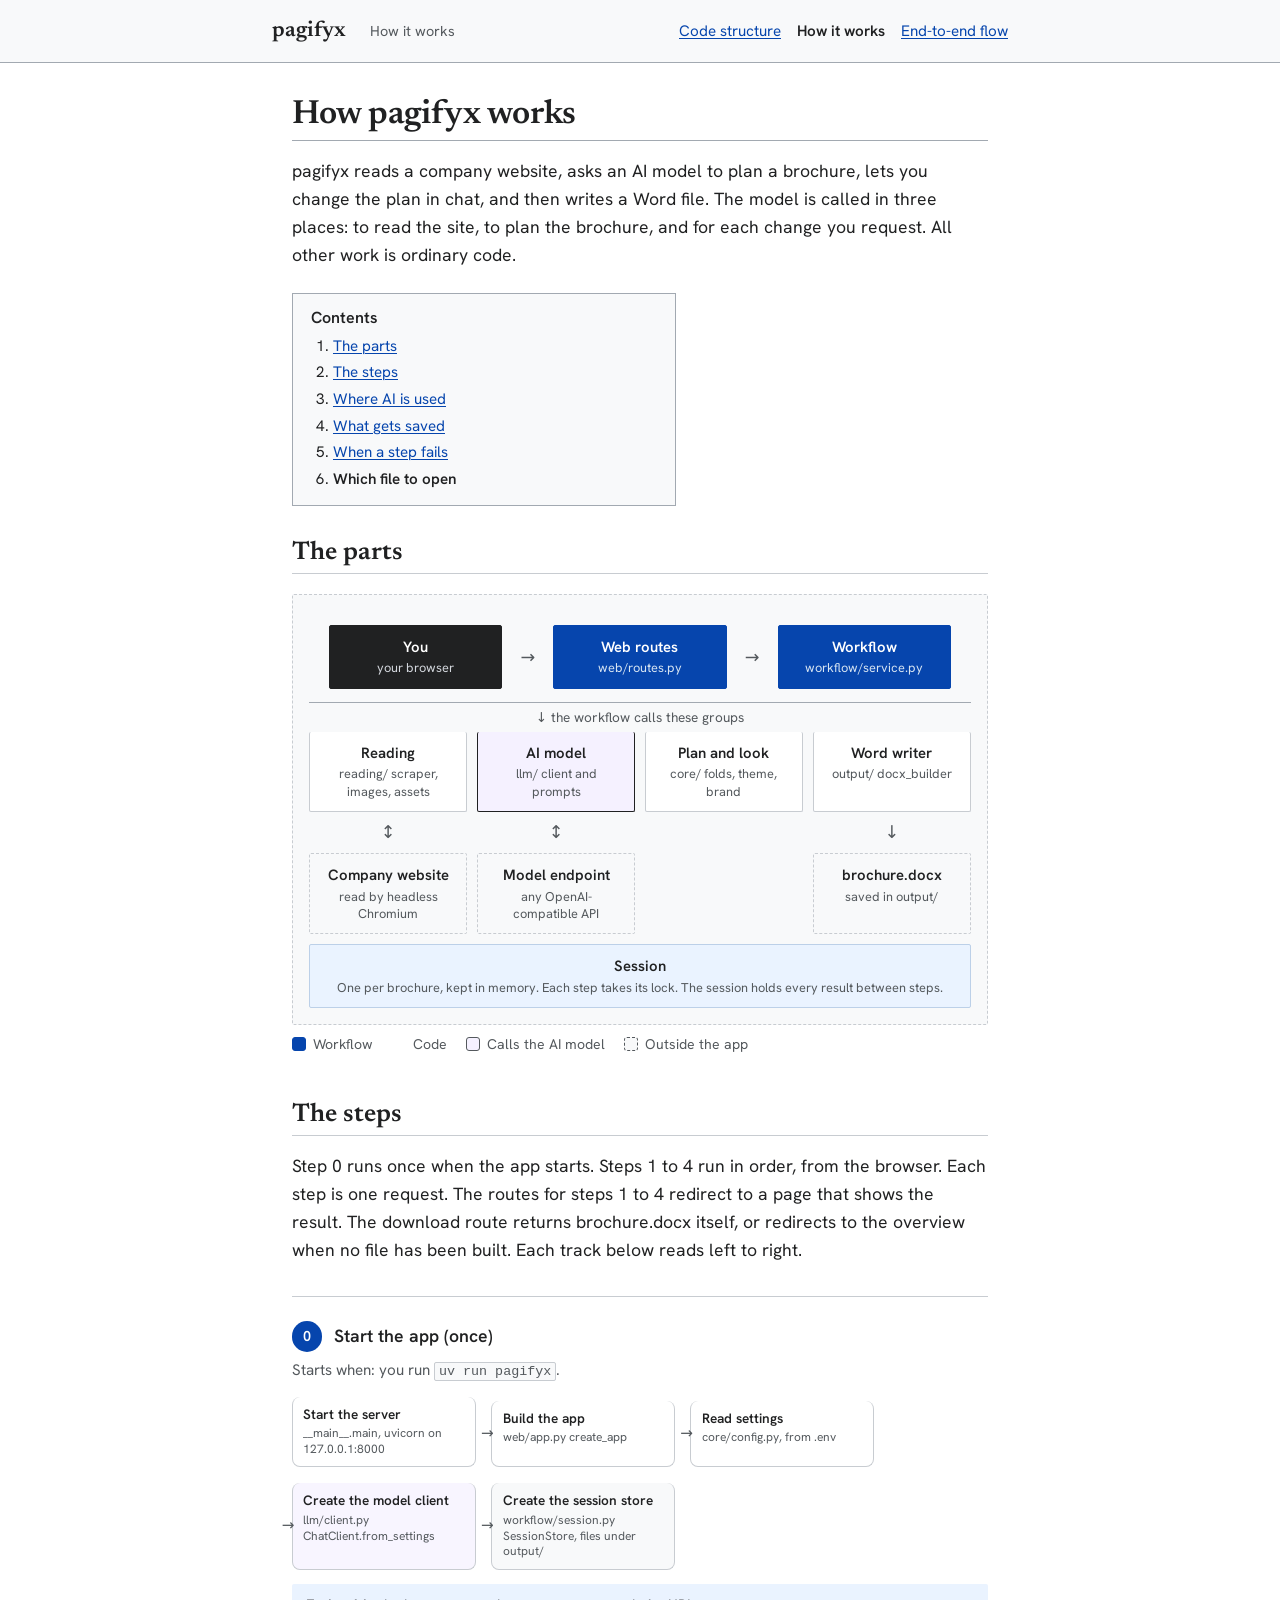
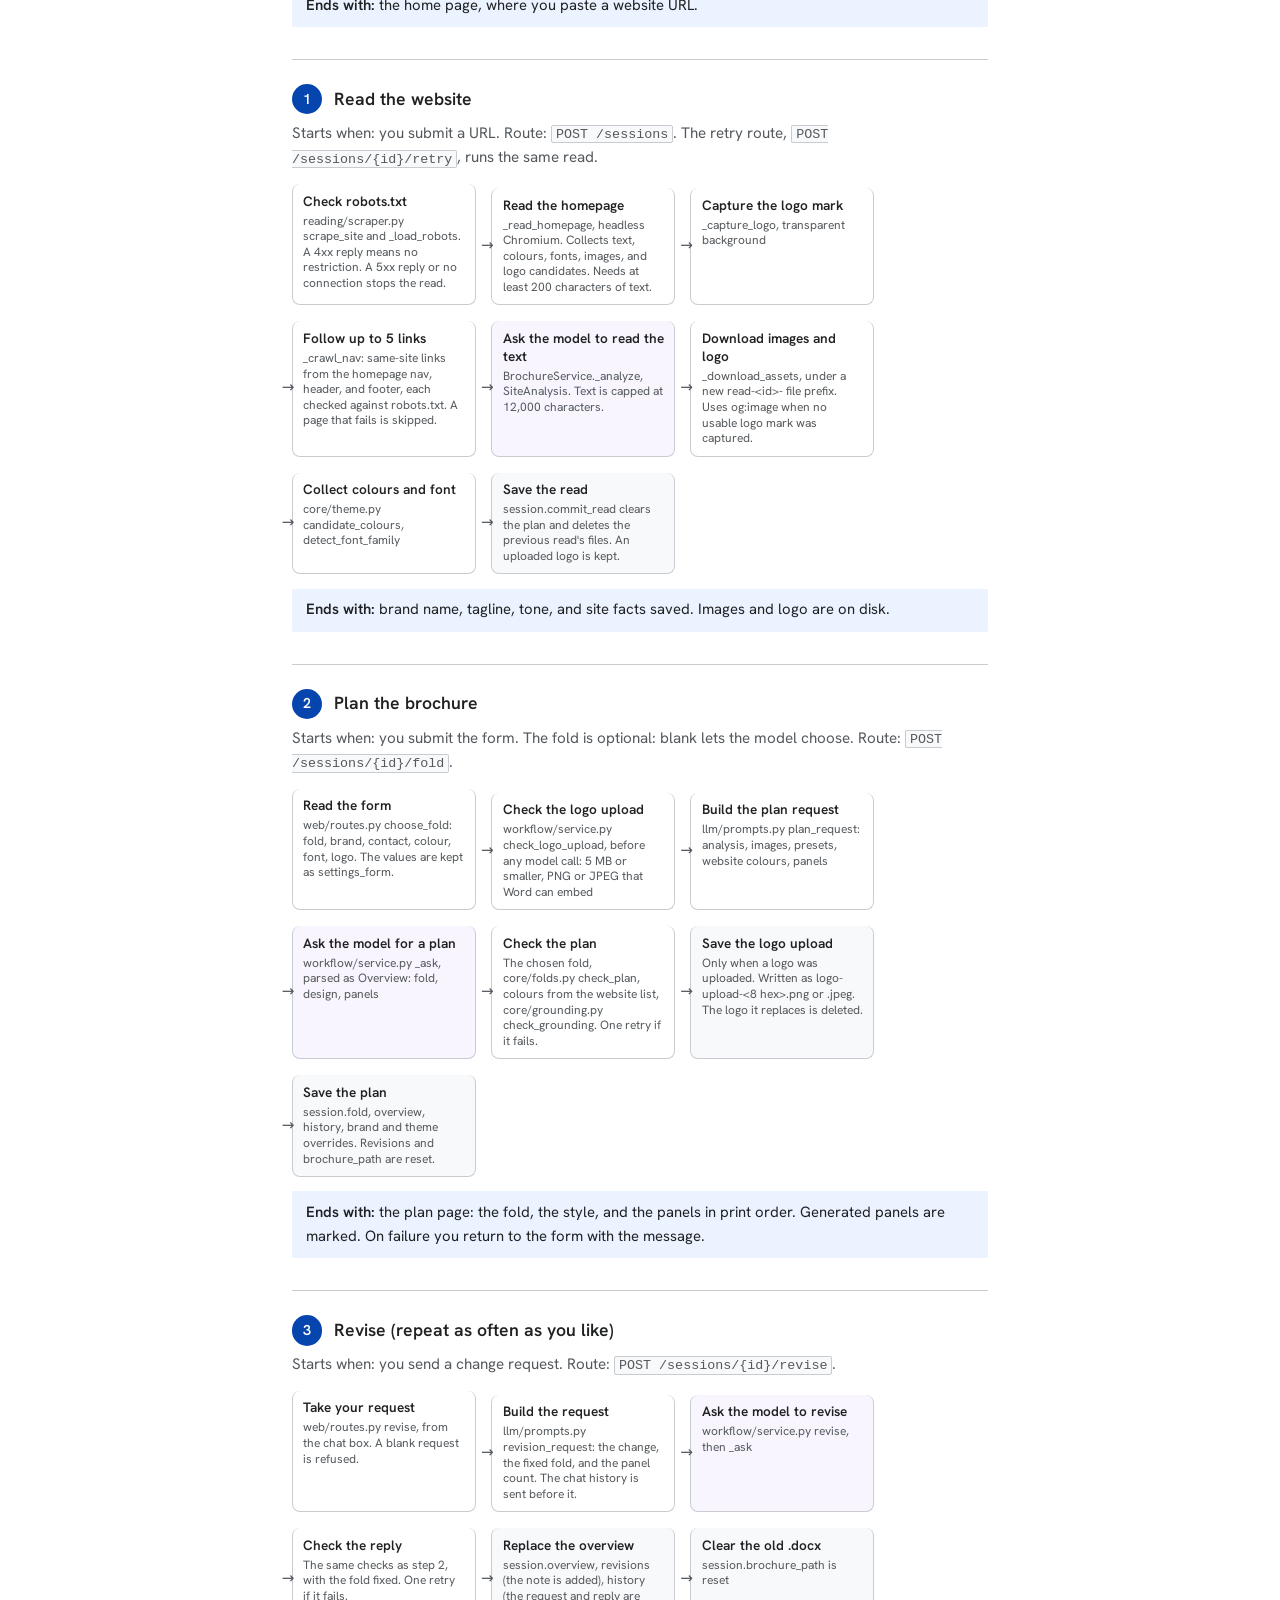
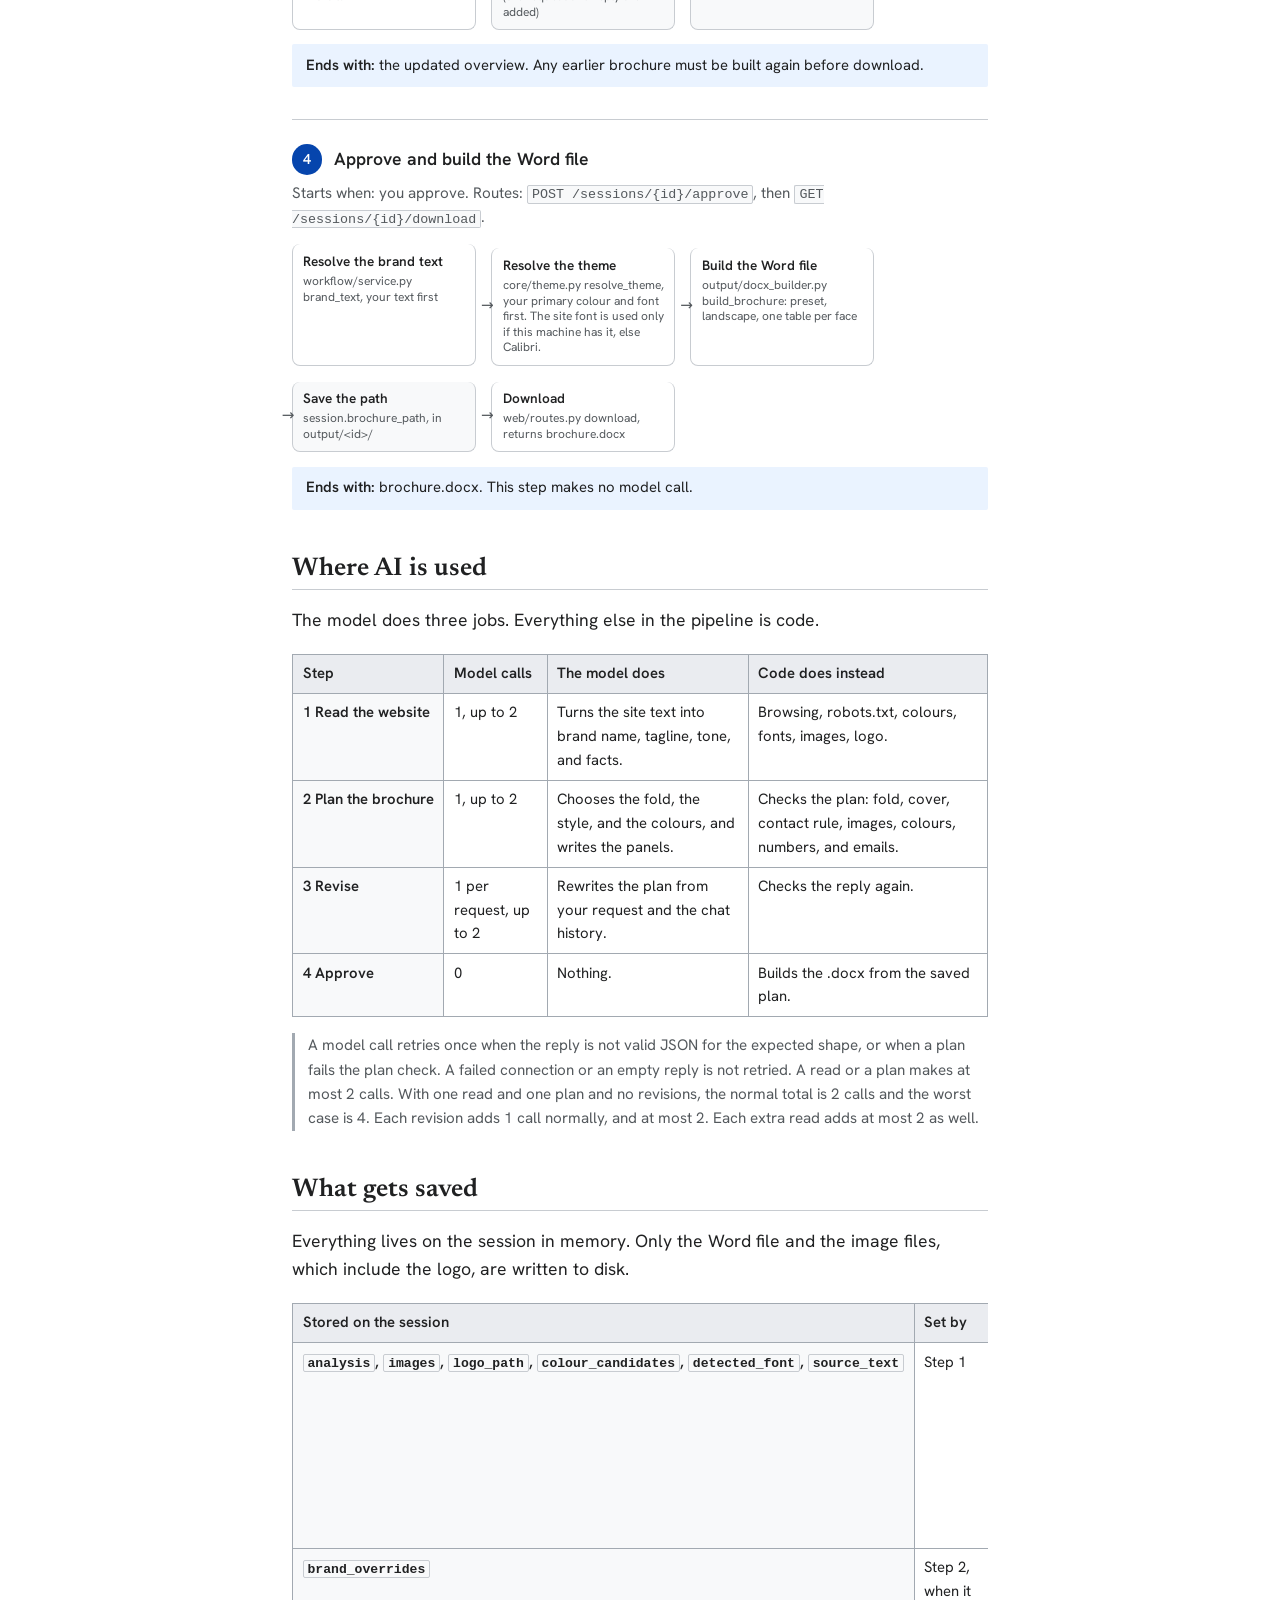
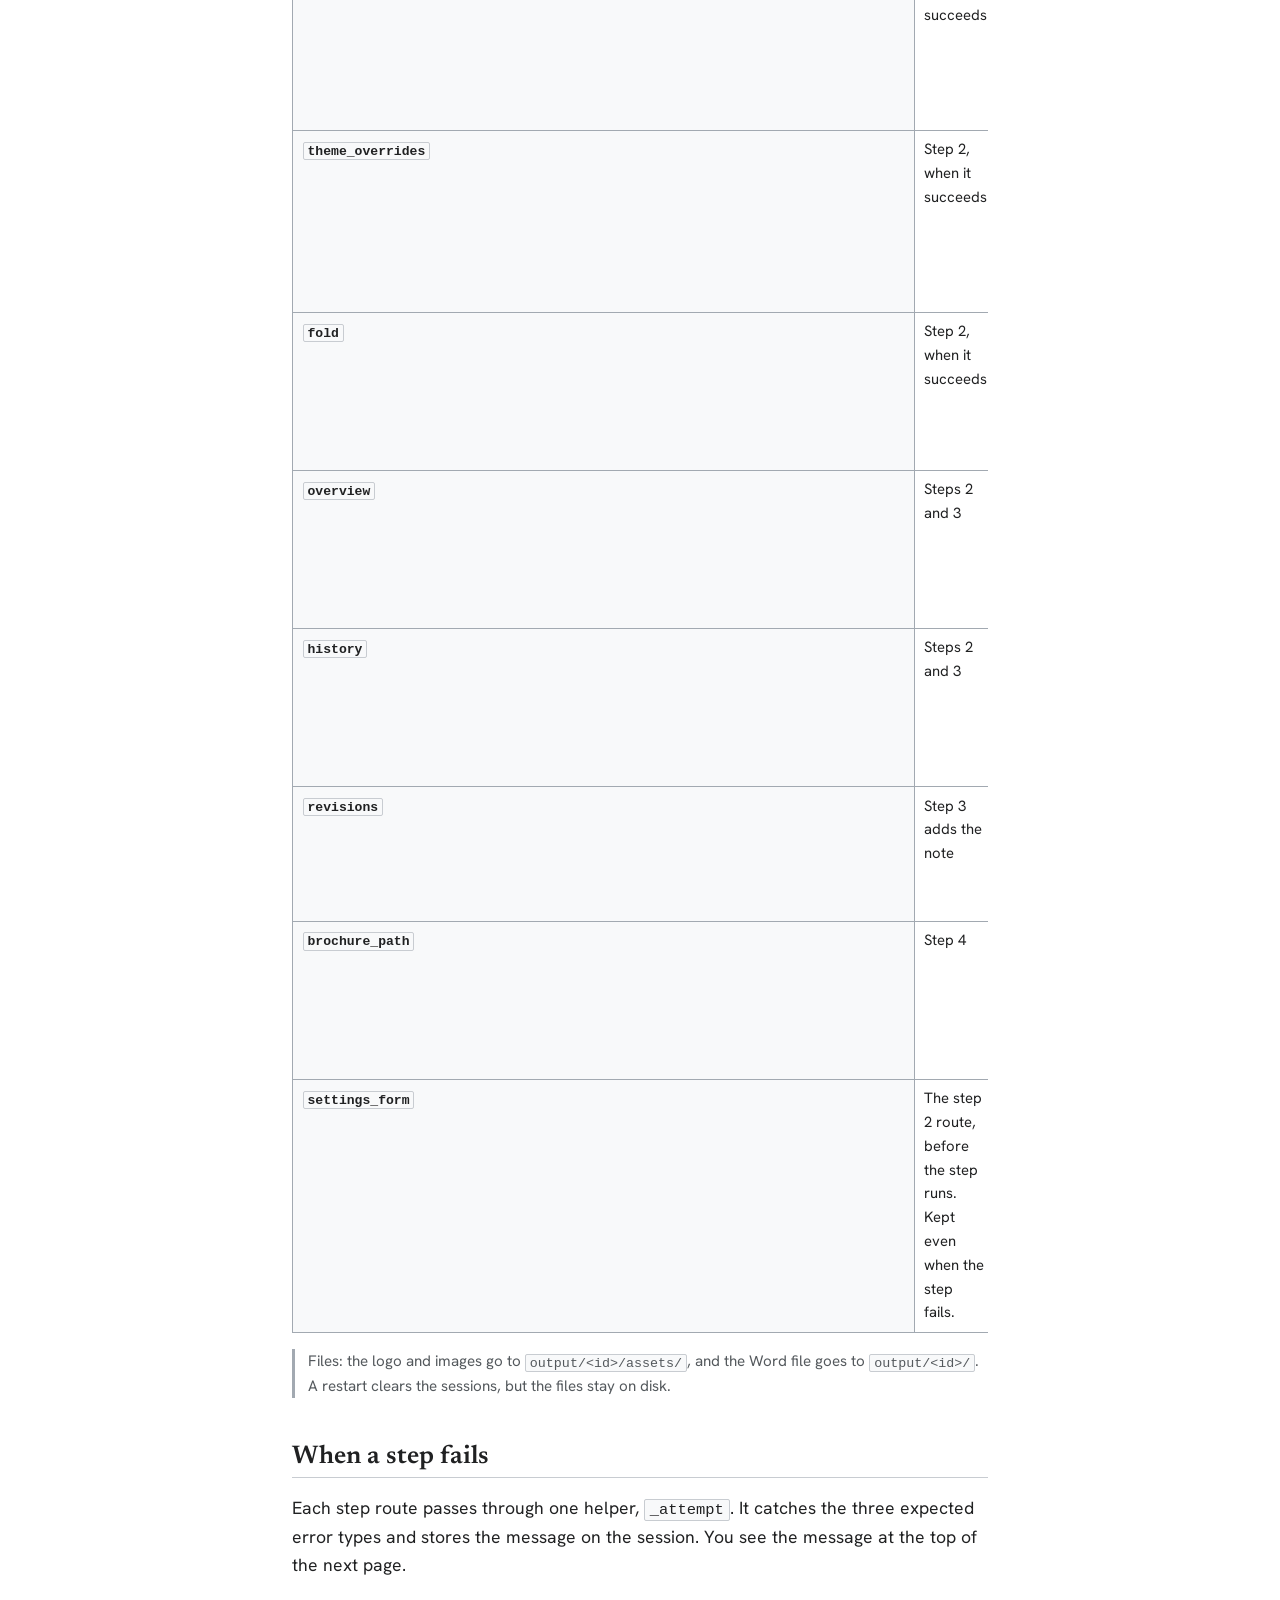
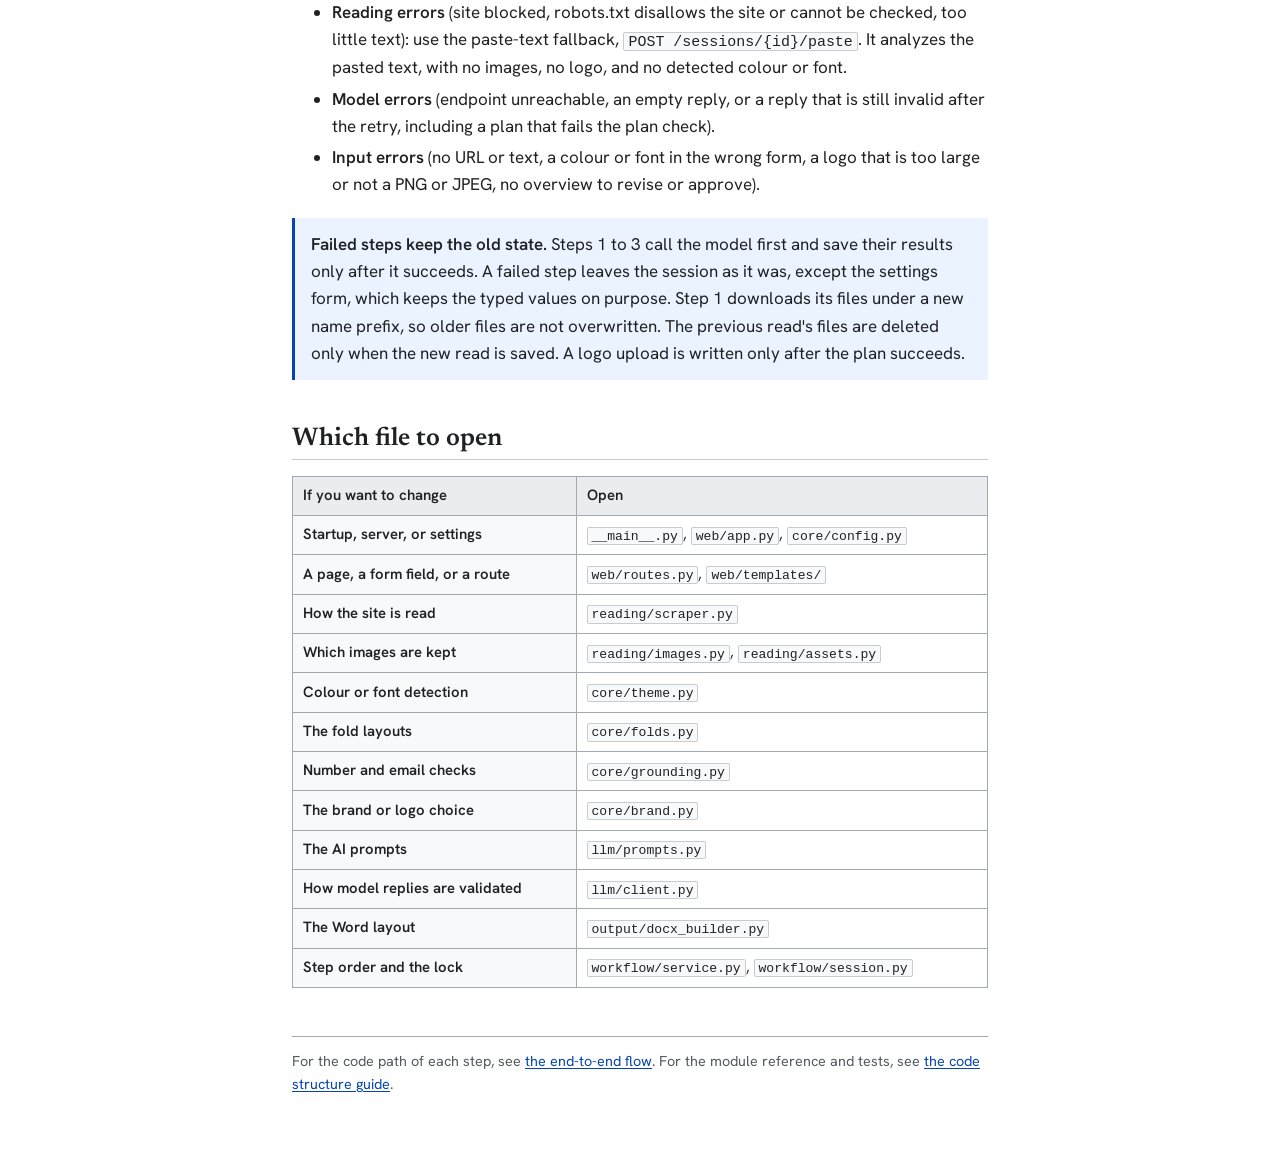
<file: docs/pipeline.html>
<!doctype html>
<html lang="en">
<head>
  <meta charset="utf-8">
  <meta name="viewport" content="width=device-width, initial-scale=1">
  <title>pagifyx: how it works</title>
  <meta name="description" content="One-page overview of pagifyx: the parts, the five steps, where the AI is used, and what gets saved.">
  <link rel="stylesheet" href="styles.css">
  <link rel="stylesheet" href="pipeline.css">
</head>
<body>
  <header class="top">
    <a class="brand" href="index.html">pagifyx</a>
    <span class="tagline">How it works</span>
    <nav class="pages" aria-label="Guide pages">
      <a href="index.html">Code structure</a>
      <a href="pipeline.html" aria-current="page">How it works</a>
      <a href="flow.html">End-to-end flow</a>
    </nav>
  </header>

  <main class="article">
    <h1>How pagifyx works</h1>
    <p class="lede">
      pagifyx reads a company website, asks an AI model to plan a brochure, lets you change
      the plan in chat, and then writes a Word file. The model is called in three places:
      to read the site, to plan the brochure, and for each change you request. All
      other work is ordinary code.
    </p>

    <nav class="contents" aria-labelledby="contents-title">
      <h2 id="contents-title">Contents</h2>
      <ol>
        <li><a href="#big-picture">The parts</a></li>
        <li><a href="#steps">The steps</a></li>
        <li><a href="#ai">Where AI is used</a></li>
        <li><a href="#saved">What gets saved</a></li>
        <li><a href="#fails">When a step fails</a></li>
        <li><a href="#files">Which file to open</a></li>
      </ol>
    </nav>

    <section id="big-picture">
      <h2>The parts</h2>

      <div class="map">
        <div class="map-row top">
          <div class="box you"><strong>You</strong><small>your browser</small></div>
          <div class="map-glyph">→</div>
          <div class="box flow"><strong>Web routes</strong><small>web/routes.py</small></div>
          <div class="map-glyph">→</div>
          <div class="box flow"><strong>Workflow</strong><small>workflow/service.py</small></div>
        </div>

        <div class="map-glyph down">↓ the workflow calls these groups</div>

        <div class="map-row four">
          <div class="box code"><strong>Reading</strong><small>reading/ scraper, images, assets</small></div>
          <div class="box ai"><strong>AI model</strong><small>llm/ client and prompts</small></div>
          <div class="box code"><strong>Plan and look</strong><small>core/ folds, theme, brand</small></div>
          <div class="box code"><strong>Word writer</strong><small>output/ docx_builder</small></div>
        </div>

        <div class="map-row four">
          <div class="map-glyph">↕</div>
          <div class="map-glyph">↕</div>
          <div></div>
          <div class="map-glyph">↓</div>
        </div>

        <div class="map-row four">
          <div class="box out"><strong>Company website</strong><small>read by headless Chromium</small></div>
          <div class="box out"><strong>Model endpoint</strong><small>any OpenAI-compatible API</small></div>
          <div></div>
          <div class="box out"><strong>brochure.docx</strong><small>saved in output/</small></div>
        </div>

        <div class="box state map-wide">
          <strong>Session</strong>
          <small>One per brochure, kept in memory. Each step takes its lock. The session holds every result between steps.</small>
        </div>
      </div>

      <div class="key" aria-label="Colour key">
        <span><i class="chip chip-flow"></i>Workflow</span>
        <span><i class="chip chip-code"></i>Code</span>
        <span><i class="chip chip-ai"></i>Calls the AI model</span>
        <span><i class="chip chip-out"></i>Outside the app</span>
      </div>
    </section>

    <section id="steps">
      <h2>The steps</h2>
      <p class="lede">
        Step 0 runs once when the app starts. Steps 1 to 4 run in order, from the browser. Each
        step is one request. The routes for steps 1 to 4 redirect to a page that shows the result.
        The download route returns brochure.docx itself, or redirects to the overview when no file
        has been built. Each track below reads left to right.
      </p>

      <article class="step" id="step-0">
        <header class="step-head"><span class="step-no">0</span><h3>Start the app (once)</h3></header>
        <p class="when">Starts when: you run <code>uv run pagifyx</code>.</p>
        <ol class="track">
          <li class="code"><b>Start the server</b><small>__main__.main, uvicorn on 127.0.0.1:8000</small></li>
          <li class="code"><b>Build the app</b><small>web/app.py create_app</small></li>
          <li class="code"><b>Read settings</b><small>core/config.py, from .env</small></li>
          <li class="ai"><b>Create the model client</b><small>llm/client.py ChatClient.from_settings</small></li>
          <li class="state"><b>Create the session store</b><small>workflow/session.py SessionStore, files under output/</small></li>
        </ol>
        <p class="result"><strong>Ends with:</strong> the home page, where you paste a website URL.</p>
      </article>

      <article class="step" id="step-1">
        <header class="step-head"><span class="step-no">1</span><h3>Read the website</h3></header>
        <p class="when">Starts when: you submit a URL. Route: <code>POST /sessions</code>. The retry route, <code>POST /sessions/{id}/retry</code>, runs the same read.</p>
        <ol class="track">
          <li class="code"><b>Check robots.txt</b><small>reading/scraper.py scrape_site and _load_robots. A 4xx reply means no restriction. A 5xx reply or no connection stops the read.</small></li>
          <li class="code"><b>Read the homepage</b><small>_read_homepage, headless Chromium. Collects text, colours, fonts, images, and logo candidates. Needs at least 200 characters of text.</small></li>
          <li class="code"><b>Capture the logo mark</b><small>_capture_logo, transparent background</small></li>
          <li class="code"><b>Follow up to 5 links</b><small>_crawl_nav: same-site links from the homepage nav, header, and footer, each checked against robots.txt. A page that fails is skipped.</small></li>
          <li class="ai"><b>Ask the model to read the text</b><small>BrochureService._analyze, SiteAnalysis. Text is capped at 12,000 characters.</small></li>
          <li class="code"><b>Download images and logo</b><small>_download_assets, under a new read-&lt;id&gt;- file prefix. Uses og:image when no usable logo mark was captured.</small></li>
          <li class="code"><b>Collect colours and font</b><small>core/theme.py candidate_colours, detect_font_family</small></li>
          <li class="state"><b>Save the read</b><small>session.commit_read clears the plan and deletes the previous read's files. An uploaded logo is kept.</small></li>
        </ol>
        <p class="result"><strong>Ends with:</strong> brand name, tagline, tone, and site facts saved. Images and logo are on disk.</p>
      </article>

      <article class="step" id="step-2">
        <header class="step-head"><span class="step-no">2</span><h3>Plan the brochure</h3></header>
        <p class="when">Starts when: you submit the form. The fold is optional: blank lets the model choose. Route: <code>POST /sessions/{id}/fold</code>.</p>
        <ol class="track">
          <li class="code"><b>Read the form</b><small>web/routes.py choose_fold: fold, brand, contact, colour, font, logo. The values are kept as settings_form.</small></li>
          <li class="code"><b>Check the logo upload</b><small>workflow/service.py check_logo_upload, before any model call: 5 MB or smaller, PNG or JPEG that Word can embed</small></li>
          <li class="code"><b>Build the plan request</b><small>llm/prompts.py plan_request: analysis, images, presets, website colours, panels</small></li>
          <li class="ai"><b>Ask the model for a plan</b><small>workflow/service.py _ask, parsed as Overview: fold, design, panels</small></li>
          <li class="code"><b>Check the plan</b><small>The chosen fold, core/folds.py check_plan, colours from the website list, core/grounding.py check_grounding. One retry if it fails.</small></li>
          <li class="state"><b>Save the logo upload</b><small>Only when a logo was uploaded. Written as logo-upload-&lt;8 hex&gt;.png or .jpeg. The logo it replaces is deleted.</small></li>
          <li class="state"><b>Save the plan</b><small>session.fold, overview, history, brand and theme overrides. Revisions and brochure_path are reset.</small></li>
        </ol>
        <p class="result"><strong>Ends with:</strong> the plan page: the fold, the style, and the panels in print order. Generated panels are marked. On failure you return to the form with the message.</p>
      </article>

      <article class="step" id="step-3">
        <header class="step-head"><span class="step-no">3</span><h3>Revise (repeat as often as you like)</h3></header>
        <p class="when">Starts when: you send a change request. Route: <code>POST /sessions/{id}/revise</code>.</p>
        <ol class="track">
          <li class="code"><b>Take your request</b><small>web/routes.py revise, from the chat box. A blank request is refused.</small></li>
          <li class="code"><b>Build the request</b><small>llm/prompts.py revision_request: the change, the fixed fold, and the panel count. The chat history is sent before it.</small></li>
          <li class="ai"><b>Ask the model to revise</b><small>workflow/service.py revise, then _ask</small></li>
          <li class="code"><b>Check the reply</b><small>The same checks as step 2, with the fold fixed. One retry if it fails.</small></li>
          <li class="state"><b>Replace the overview</b><small>session.overview, revisions (the note is added), history (the request and reply are added)</small></li>
          <li class="state"><b>Clear the old .docx</b><small>session.brochure_path is reset</small></li>
        </ol>
        <p class="result"><strong>Ends with:</strong> the updated overview. Any earlier brochure must be built again before download.</p>
      </article>

      <article class="step" id="step-4">
        <header class="step-head"><span class="step-no">4</span><h3>Approve and build the Word file</h3></header>
        <p class="when">Starts when: you approve. Routes: <code>POST /sessions/{id}/approve</code>, then <code>GET /sessions/{id}/download</code>.</p>
        <ol class="track">
          <li class="code"><b>Resolve the brand text</b><small>workflow/service.py brand_text, your text first</small></li>
          <li class="code"><b>Resolve the theme</b><small>core/theme.py resolve_theme, your primary colour and font first. The site font is used only if this machine has it, else Calibri.</small></li>
          <li class="code"><b>Build the Word file</b><small>output/docx_builder.py build_brochure: preset, landscape, one table per face</small></li>
          <li class="state"><b>Save the path</b><small>session.brochure_path, in output/&lt;id&gt;/</small></li>
          <li class="code"><b>Download</b><small>web/routes.py download, returns brochure.docx</small></li>
        </ol>
        <p class="result"><strong>Ends with:</strong> brochure.docx. This step makes no model call.</p>
      </article>
    </section>

    <section id="ai">
      <h2>Where AI is used</h2>
      <p class="lede">The model does three jobs. Everything else in the pipeline is code.</p>
      <div class="table-wrap">
        <table>
          <thead>
            <tr><th>Step</th><th>Model calls</th><th>The model does</th><th>Code does instead</th></tr>
          </thead>
          <tbody>
            <tr><th scope="row">1 Read the website</th><td>1, up to 2</td><td>Turns the site text into brand name, tagline, tone, and facts.</td><td>Browsing, robots.txt, colours, fonts, images, logo.</td></tr>
            <tr><th scope="row">2 Plan the brochure</th><td>1, up to 2</td><td>Chooses the fold, the style, and the colours, and writes the panels.</td><td>Checks the plan: fold, cover, contact rule, images, colours, numbers, and emails.</td></tr>
            <tr><th scope="row">3 Revise</th><td>1 per request, up to 2</td><td>Rewrites the plan from your request and the chat history.</td><td>Checks the reply again.</td></tr>
            <tr><th scope="row">4 Approve</th><td>0</td><td>Nothing.</td><td>Builds the .docx from the saved plan.</td></tr>
          </tbody>
        </table>
      </div>
      <p class="note">
        A model call retries once when the reply is not valid JSON for the expected shape, or when
        a plan fails the plan check. A failed connection or an empty reply is not retried. A read or
        a plan makes at most 2 calls. With one read and one plan and no revisions, the normal total
        is 2 calls and the worst case is 4. Each revision adds 1 call normally, and at most 2. Each
        extra read adds at most 2 as well.
      </p>
    </section>

    <section id="saved">
      <h2>What gets saved</h2>
      <p class="lede">
        Everything lives on the session in memory. Only the Word file and the image files, which
        include the logo, are written to disk.
      </p>
      <div class="table-wrap">
        <table>
          <thead>
            <tr><th>Stored on the session</th><th>Set by</th><th>Reset by</th><th>Read by</th></tr>
          </thead>
          <tbody>
            <tr><th scope="row"><code>analysis</code>, <code>images</code>, <code>logo_path</code>, <code>colour_candidates</code>, <code>detected_font</code>, <code>source_text</code></th><td>Step 1</td><td>A new read replaces them.</td><td>Steps 2, 3, and 4. The session page and the overview page.</td></tr>
            <tr><th scope="row"><code>brand_overrides</code></th><td>Step 2, when it succeeds</td><td>The next successful step 2 replaces it. A new read keeps it.</td><td>Steps 2, 3, and 4.</td></tr>
            <tr><th scope="row"><code>theme_overrides</code></th><td>Step 2, when it succeeds</td><td>The next successful step 2 replaces it. A new read keeps it.</td><td>Step 4, and the overview page.</td></tr>
            <tr><th scope="row"><code>fold</code></th><td>Step 2, when it succeeds</td><td>A new read clears it. A new plan replaces it.</td><td>Step 3.</td></tr>
            <tr><th scope="row"><code>overview</code></th><td>Steps 2 and 3</td><td>A new read clears it. A new plan replaces it.</td><td>The overview page, and steps 3 and 4.</td></tr>
            <tr><th scope="row"><code>history</code></th><td>Steps 2 and 3</td><td>A new read clears it. A new plan replaces it.</td><td>Step 3 only, sent with the next request.</td></tr>
            <tr><th scope="row"><code>revisions</code></th><td>Step 3 adds the note</td><td>A new read and a new plan clear it.</td><td>The overview page.</td></tr>
            <tr><th scope="row"><code>brochure_path</code></th><td>Step 4</td><td>A new read, a new plan, and a revision clear it.</td><td>The download route and the overview page.</td></tr>
            <tr><th scope="row"><code>settings_form</code></th><td>The step 2 route, before the step runs. Kept even when the step fails.</td><td>A new read clears it.</td><td>The session page, to refill the form.</td></tr>
          </tbody>
        </table>
      </div>
      <p class="note">
        Files: the logo and images go to <code>output/&lt;id&gt;/assets/</code>, and the Word file goes
        to <code>output/&lt;id&gt;/</code>. A restart clears the sessions, but the files stay on disk.
      </p>
    </section>

    <section id="fails">
      <h2>When a step fails</h2>
      <p class="lede">
        Each step route passes through one helper, <code>_attempt</code>. It catches the three
        expected error types and stores the message on the session. You see the message at the top
        of the next page.
      </p>
      <ul>
        <li><strong>Reading errors</strong> (site blocked, robots.txt disallows the site or cannot be checked, too little text): use the paste-text fallback, <code>POST /sessions/{id}/paste</code>. It analyzes the pasted text, with no images, no logo, and no detected colour or font.</li>
        <li><strong>Model errors</strong> (endpoint unreachable, an empty reply, or a reply that is still invalid after the retry, including a plan that fails the plan check).</li>
        <li><strong>Input errors</strong> (no URL or text, a colour or font in the wrong form, a logo that is too large or not a PNG or JPEG, no overview to revise or approve).</li>
      </ul>
      <div class="rule">
        <strong>Failed steps keep the old state.</strong> Steps 1 to 3 call the model first and save
        their results only after it succeeds. A failed step leaves the session as it was, except the
        settings form, which keeps the typed values on purpose. Step 1 downloads its files under a new
        name prefix, so older files are not overwritten. The previous read's files are deleted only
        when the new read is saved. A logo upload is written only after the plan succeeds.
      </div>
    </section>

    <section id="files">
      <h2>Which file to open</h2>
      <div class="table-wrap">
        <table>
          <thead>
            <tr><th>If you want to change</th><th>Open</th></tr>
          </thead>
          <tbody>
            <tr><th scope="row">Startup, server, or settings</th><td><code>__main__.py</code>, <code>web/app.py</code>, <code>core/config.py</code></td></tr>
            <tr><th scope="row">A page, a form field, or a route</th><td><code>web/routes.py</code>, <code>web/templates/</code></td></tr>
            <tr><th scope="row">How the site is read</th><td><code>reading/scraper.py</code></td></tr>
            <tr><th scope="row">Which images are kept</th><td><code>reading/images.py</code>, <code>reading/assets.py</code></td></tr>
            <tr><th scope="row">Colour or font detection</th><td><code>core/theme.py</code></td></tr>
            <tr><th scope="row">The fold layouts</th><td><code>core/folds.py</code></td></tr>
            <tr><th scope="row">Number and email checks</th><td><code>core/grounding.py</code></td></tr>
            <tr><th scope="row">The brand or logo choice</th><td><code>core/brand.py</code></td></tr>
            <tr><th scope="row">The AI prompts</th><td><code>llm/prompts.py</code></td></tr>
            <tr><th scope="row">How model replies are validated</th><td><code>llm/client.py</code></td></tr>
            <tr><th scope="row">The Word layout</th><td><code>output/docx_builder.py</code></td></tr>
            <tr><th scope="row">Step order and the lock</th><td><code>workflow/service.py</code>, <code>workflow/session.py</code></td></tr>
          </tbody>
        </table>
      </div>
    </section>

    <footer class="foot">
      For the code path of each step, see <a href="flow.html">the end-to-end flow</a>. For the
      module reference and tests, see <a href="index.html">the code structure guide</a>.
    </footer>
  </main>

  <script src="script.js"></script>
</body>
</html>
</file>
<file: docs/styles.css>
/* Encyclopedia reading style: a serif headline, a sans text column, thin rules, one link colour.
   Fonts: Newsreader for headlines, Hanken Grotesk for text. Both are OFL-licensed;
   the licence texts sit in fonts/ beside the files. */

@font-face {
  font-family: "Newsreader";
  src: url("fonts/newsreader-latin-600-normal.woff2") format("woff2");
  font-weight: 600;
  font-style: normal;
  font-display: swap;
}

@font-face {
  font-family: "Hanken Grotesk";
  src: url("fonts/hanken-grotesk-latin-400-normal.woff2") format("woff2");
  font-weight: 400;
  font-style: normal;
  font-display: swap;
}

@font-face {
  font-family: "Hanken Grotesk";
  src: url("fonts/hanken-grotesk-latin-600-normal.woff2") format("woff2");
  font-weight: 600;
  font-style: normal;
  font-display: swap;
}

:root {
  --paper: #ffffff;
  --ink: #202122;
  --muted: #54595d;
  --rule: #a2a9b1;
  --hair: #c8ccd1;
  --wash: #f8f9fa;
  --table: #eaecf0;
  --accent: #0645ad;
  --accent-soft: #eaf3ff;
  --code-bg: #f6f8fa;
  --line: #c8ccd1;
  --radius: 2px;

  --serif: "Newsreader", Georgia, "Times New Roman", serif;
  --sans: "Hanken Grotesk", "Segoe UI", system-ui, sans-serif;
}

* { box-sizing: border-box; }

html { scroll-behavior: smooth; scroll-padding-top: 1rem; }

body {
  margin: 0;
  font-family: var(--sans);
  font-size: 1.0625rem;
  line-height: 1.6;
  color: var(--ink);
  background: var(--paper);
}

a { color: var(--accent); text-decoration-thickness: 1px; text-underline-offset: 0.15em; }

:focus-visible { outline: 2px solid var(--accent); outline-offset: 2px; }

/* Masthead: the site name, then the three guide pages. The padding centres the content
   on the same 46rem column as the article. */

.top {
  display: flex;
  flex-wrap: wrap;
  align-items: baseline;
  gap: 0.5rem 1.5rem;
  padding: 0.85rem max(1.25rem, calc((100% - 46rem) / 2));
  background: var(--wash);
  border-bottom: 1px solid var(--rule);
}

.brand {
  font-family: var(--serif);
  font-size: 1.35rem;
  font-weight: 600;
  color: var(--ink);
  text-decoration: none;
}

.tagline { color: var(--muted); font-size: 0.9rem; }

.pages {
  display: flex;
  flex-wrap: wrap;
  gap: 0.25rem 1rem;
  margin-left: auto;
  font-size: 0.95rem;
}

.pages a[aria-current="page"] { color: var(--ink); font-weight: 600; text-decoration: none; }

/* Article column: about 80 characters of text per line. */

.article {
  max-width: 46rem;
  margin: 0 auto;
  padding: 2rem 1.25rem 4rem;
}

h1 {
  font-family: var(--serif);
  font-size: 2.1rem;
  font-weight: 600;
  line-height: 1.2;
  margin: 0 0 0.5rem;
  padding-bottom: 0.3rem;
  border-bottom: 1px solid var(--rule);
}

h2 {
  font-family: var(--serif);
  font-size: 1.6rem;
  font-weight: 600;
  line-height: 1.25;
  margin: 0 0 0.6rem;
  padding-bottom: 0.2rem;
  border-bottom: 1px solid var(--hair);
}

h3 {
  font-size: 1.1rem;
  font-weight: 600;
  line-height: 1.3;
  margin: 1.5rem 0 0.4rem;
}

section { scroll-margin-top: 1rem; }
section + section { margin-top: 2.75rem; }

p, ul, ol { margin: 0.6rem 0 1rem; }
li + li { margin-top: 0.25rem; }

.lede { font-size: 1.1rem; margin: 1rem 0 1.25rem; }
.muted { color: var(--muted); }
.note { color: var(--muted); font-size: 0.95rem; border-left: 3px solid var(--rule); padding-left: 0.8rem; }

/* Contents box: the list of sections, at the top of each page. */

.contents {
  max-width: 24rem;
  margin: 1.5rem 0 2rem;
  padding: 0.85rem 1.1rem;
  background: var(--wash);
  border: 1px solid var(--rule);
  font-size: 0.95rem;
}

.contents h2 {
  font-family: var(--sans);
  font-size: 1rem;
  font-weight: 600;
  border: 0;
  margin: 0 0 0.35rem;
  padding: 0;
}

.contents ol { margin: 0; padding-left: 1.4rem; }
.contents li + li { margin-top: 0.15rem; }
.contents a.active { color: var(--ink); font-weight: 600; text-decoration: none; }

code {
  font-family: ui-monospace, "Cascadia Mono", Consolas, monospace;
  font-size: 0.88em;
  background: var(--wash);
  border: 1px solid var(--hair);
  border-radius: var(--radius);
  padding: 0.05em 0.3em;
}

pre {
  position: relative;
  background: var(--code-bg);
  color: var(--ink);
  border: 1px solid var(--hair);
  border-radius: var(--radius);
  padding: 0.9rem 1rem;
  overflow-x: auto;
  font-size: 0.88rem;
  line-height: 1.5;
}

pre code {
  background: none;
  border: 0;
  padding: 0;
  color: inherit;
  font-size: inherit;
}

.copy {
  position: absolute;
  top: 0.4rem;
  right: 0.4rem;
  font: inherit;
  font-size: 0.75rem;
  color: var(--muted);
  background: var(--paper);
  border: 1px solid var(--rule);
  border-radius: var(--radius);
  padding: 0.15rem 0.5rem;
  cursor: pointer;
}

.copy:hover { color: var(--ink); border-color: var(--ink); }

/* Callout: a fact the reader must not miss. */

.rule {
  background: var(--accent-soft);
  border-left: 3px solid var(--accent);
  padding: 0.8rem 1rem;
  margin-top: 1.25rem;
}

/* Layer diagram */

.layers {
  display: grid;
  gap: 0.6rem;
  margin: 1.25rem 0;
}

.layer {
  border-radius: var(--radius);
  padding: 0.8rem 1rem;
  border: 1px solid var(--hair);
}

.layer strong { display: block; font-family: ui-monospace, Consolas, monospace; font-size: 0.95rem; }
.layer > span:not(.cell) { color: var(--muted); font-size: 0.93rem; }

.layer-collab > strong,
.layer-foundation > strong {
  flex-basis: 100%;
  color: var(--muted);
  font-size: 0.85rem;
  font-weight: 600;
}

.layer-browser { background: var(--wash); }
.layer-web { background: #f1f6fc; border-color: #c4d6ea; }
.layer-service { background: #e3edf8; border-color: #9fbcdc; }
.layer-collab, .layer-foundation {
  display: flex;
  flex-wrap: wrap;
  gap: 0.45rem;
}

.layer-collab { background: #f3f7fb; }
.layer-foundation { background: var(--paper); }

.cell {
  font-family: ui-monospace, Consolas, monospace;
  font-size: 0.85rem;
  background: var(--paper);
  border: 1px solid var(--hair);
  border-radius: var(--radius);
  padding: 0.3rem 0.55rem;
}

/* Journey */

h3 + p { margin-top: 0; }

ol.chain { padding-left: 1.3rem; }
ol.chain li { margin-bottom: 0.5rem; }

/* Tables: a grid of thin rules, header row shaded. */

.table-wrap { overflow-x: auto; margin: 1rem 0; }

table {
  width: 100%;
  border-collapse: collapse;
  font-size: 0.93rem;
}

th, td {
  text-align: left;
  vertical-align: top;
  padding: 0.45rem 0.6rem;
  border: 1px solid var(--rule);
}

thead th { background: var(--table); font-weight: 600; }
tbody th { font-weight: 600; background: var(--wash); white-space: nowrap; }

.foot {
  margin-top: 3rem;
  padding-top: 0.8rem;
  border-top: 1px solid var(--rule);
  color: var(--muted);
  font-size: 0.9rem;
}

/* Small screens */

@media (max-width: 600px) {
  .top { padding: 0.75rem 1rem; }
  .pages { margin-left: 0; }
  .article { padding: 1.5rem 1rem 3rem; }
  h1 { font-size: 1.75rem; }
  h2 { font-size: 1.35rem; }
}

@media (prefers-reduced-motion: reduce) {
  html { scroll-behavior: auto; }
}
</file>
<file: docs/flow.css>
/* Styles for the end-to-end flow page. Shares tokens and layout with styles.css. */

:root {
  --lane-browser: #6b7280;
  --lane-route: #2563eb;
  --lane-service: #1f4e79;
  --lane-collab: #0f766e;
  --lane-model: #7c3aed;
  --lane-domain: #b45309;
  --lane-state: #475569;
}

/* Phase cards across the top */

.phase-strip {
  display: grid;
  grid-template-columns: repeat(5, minmax(0, 1fr));
  gap: 0.6rem;
  margin: 1.25rem 0;
}

.phase-card {
  display: flex;
  flex-direction: column;
  gap: 0.25rem;
  padding: 0.85rem 0.9rem;
  border: 1px solid var(--line);
  border-radius: var(--radius);
  background: var(--accent-soft);
  font-size: 0.92rem;
}

.phase-no {
  display: inline-flex;
  align-items: center;
  justify-content: center;
  width: 1.7rem;
  height: 1.7rem;
  border-radius: 50%;
  background: var(--accent);
  color: #fff;
  font-weight: 700;
  font-size: 0.85rem;
}

.phase-card code { font-size: 0.75rem; overflow-wrap: break-word; }

/* Lane tags, used in legend and tables */

.lane-tag {
  display: inline-block;
  padding: 0.05rem 0.5rem;
  border-radius: var(--radius);
  color: #fff;
  font-size: 0.78rem;
  font-weight: 600;
  white-space: nowrap;
  vertical-align: 0.1em;
}

.lane-browser { --lane: var(--lane-browser); }
.lane-route { --lane: var(--lane-route); }
.lane-service { --lane: var(--lane-service); }
.lane-collab { --lane: var(--lane-collab); }
.lane-model { --lane: var(--lane-model); }
.lane-domain { --lane: var(--lane-domain); }
.lane-state { --lane: var(--lane-state); }

.lane-tag { background: var(--lane, var(--lane-state)); }

.legend { line-height: 2.1; }

/* Chains: one row of boxes per phase, arrows in between */

.chain {
  display: flex;
  flex-wrap: nowrap;
  align-items: stretch;
  gap: 0.35rem;
  overflow-x: auto;
  padding: 0.5rem 0 0.75rem;
  margin: 0.75rem 0 1rem;
}

.chain-wrap { flex-wrap: wrap; row-gap: 0.6rem; }

.node {
  --lane: var(--lane-state);
  position: relative;
  flex: 0 0 auto;
  min-width: 8.5rem;
  max-width: 13rem;
  padding: 0.45rem 0.6rem 0.5rem;
  border: 1px solid var(--line);
  border-top: 4px solid var(--lane);
  border-radius: var(--radius);
  background: var(--paper);
  font-size: 0.82rem;
  line-height: 1.3;
}

.node + .node::before {
  content: "→";
  position: absolute;
  left: -0.62rem;
  top: 50%;
  transform: translateY(-50%);
  color: var(--muted);
  font-size: 0.95rem;
}

.chain-wrap .node + .node::before { content: "→"; }

.node .lane {
  display: block;
  font-size: 0.7rem;
  font-weight: 700;
  color: var(--lane);
  margin-bottom: 0.2rem;
}

.node code {
  background: none;
  border: 0;
  padding: 0;
  font-size: 0.8rem;
  overflow-wrap: break-word;
}

/* Step tables */

table.steps td:first-child {
  font-family: ui-monospace, Consolas, monospace;
  font-weight: 600;
  white-space: nowrap;
  color: var(--muted);
}

table.steps td:nth-child(2) { white-space: nowrap; }

.where {
  display: inline-block;
  margin-left: 0.25rem;
  color: var(--muted);
  font-size: 0.8rem;
  white-space: nowrap;
}

.muted { color: var(--muted); }

@media (max-width: 860px) {
  .phase-strip { grid-template-columns: 1fr 1fr; }
}
</file>
<file: docs/pipeline.css>
/* Styles for the one-page overview. Shares tokens and layout with styles.css. */

/* Parts diagram */

.map {
  margin: 1.25rem 0 0.5rem;
  padding: 1rem;
  border: 1px dashed var(--line);
  border-radius: var(--radius);
  background: var(--wash);
}

.map-row {
  display: grid;
  gap: 0.6rem;
  align-items: stretch;
}

.map-row.top { grid-template-columns: 1fr 2rem 1fr 2rem 1fr; }
.map-row.four { grid-template-columns: repeat(4, minmax(0, 1fr)); }

.map-row + .map-row { margin-top: 0.4rem; }

.map-glyph {
  display: flex;
  align-items: center;
  justify-content: center;
  color: var(--muted);
  font-size: 1.1rem;
  text-align: center;
}

.map-glyph.down {
  margin: 0.2rem 0;
  font-size: 0.85rem;
}

.box {
  border: 1px solid var(--line);
  border-radius: var(--radius);
  padding: 0.7rem 0.8rem;
  background: var(--paper);
  font-size: 0.93rem;
  line-height: 1.35;
  text-align: center;
}

.box strong { display: block; }

.box small {
  display: block;
  margin-top: 0.15rem;
  color: var(--muted);
  font-size: 0.8rem;
}

.box.you { background: var(--ink); border-color: var(--ink); color: #fff; }
.box.you small { color: #d3d7dd; }

.box.flow { background: var(--accent); border-color: var(--accent); color: #fff; }
.box.flow small { color: #d6e4f2; }

.box.code { border-top: 4px solid var(--lane-service); }
.box.ai { background: #f5f1ff; border-color: var(--lane-model); border-top: 4px solid var(--lane-model); }
.box.out { border-style: dashed; background: var(--wash); }

.box.state {
  background: var(--accent-soft);
  border-color: #bcd0e8;
}

.map-wide { margin-top: 0.6rem; }

/* Colour key under the parts diagram */

.key {
  display: flex;
  flex-wrap: wrap;
  gap: 0.5rem 1.2rem;
  margin: 0.5rem 0 0;
  color: var(--muted);
  font-size: 0.88rem;
}

.key span { display: inline-flex; align-items: center; gap: 0.4rem; }

.chip {
  display: inline-block;
  width: 0.9rem;
  height: 0.9rem;
  border-radius: 3px;
  border: 1px solid var(--line);
}

.chip-flow { background: var(--accent); border-color: var(--accent); }
.chip-code { background: var(--paper); border: 1px solid var(--lane-service); border-top-width: 3px; }
.chip-ai { background: #f5f1ff; border-color: var(--lane-model); }
.chip-out { background: var(--wash); border: 1px dashed var(--muted); }

/* Steps */

.step {
  margin-top: 2rem;
  padding-top: 1.5rem;
  border-top: 1px solid var(--line);
}

.step-head {
  display: flex;
  align-items: center;
  gap: 0.7rem;
}

.step-head h3 { margin: 0; }

.step-no {
  display: inline-flex;
  align-items: center;
  justify-content: center;
  flex: 0 0 auto;
  width: 1.9rem;
  height: 1.9rem;
  border-radius: 50%;
  background: var(--accent);
  color: #fff;
  font-weight: 700;
  font-size: 0.9rem;
}

.when {
  margin: 0.4rem 0 0;
  color: var(--muted);
  font-size: 0.95rem;
}

/* Track: one row of boxes per step, read left to right */

.track {
  display: flex;
  flex-wrap: wrap;
  column-gap: 0.95rem;
  row-gap: 0.75rem;
  list-style: none;
  margin: 0.9rem 0 0;
  padding: 0;
}

.track > li {
  position: relative;
  flex: 0 1 11.5rem;
  min-width: 9rem;
  padding: 0.55rem 0.65rem;
  border: 1px solid var(--line);
  border-top: 4px solid var(--lane-service);
  border-radius: 8px;
  background: var(--paper);
  font-size: 0.85rem;
  line-height: 1.3;
}

.track > li.ai {
  border-top-color: var(--lane-model);
  background: #f8f5ff;
}

.track > li.state {
  border-top-color: var(--lane-state);
  background: var(--wash);
}

.track > li b {
  display: block;
  margin-bottom: 0.2rem;
  font-weight: 600;
}

.track > li small {
  display: block;
  color: var(--muted);
  font-size: 0.75rem;
  overflow-wrap: anywhere;
}

.track > li + li::before {
  content: "→";
  position: absolute;
  left: -0.7rem;
  top: 50%;
  transform: translateY(-50%);
  color: var(--muted);
  font-size: 0.95rem;
}

.result {
  margin: 0.9rem 0 0;
  padding: 0.6rem 0.9rem;
  border-radius: var(--radius);
  background: var(--accent-soft);
  font-size: 0.93rem;
}

/* Small screens */

@media (max-width: 860px) {
  .map-row.top { grid-template-columns: 1fr; }
  .map-row.top .map-glyph { display: none; }
  .map-row.four { grid-template-columns: 1fr 1fr; }
  .map-row.four > div:empty { display: none; }
  .map-row.four .map-glyph { display: none; }
  .track > li + li::before { display: none; }
}
</file>
